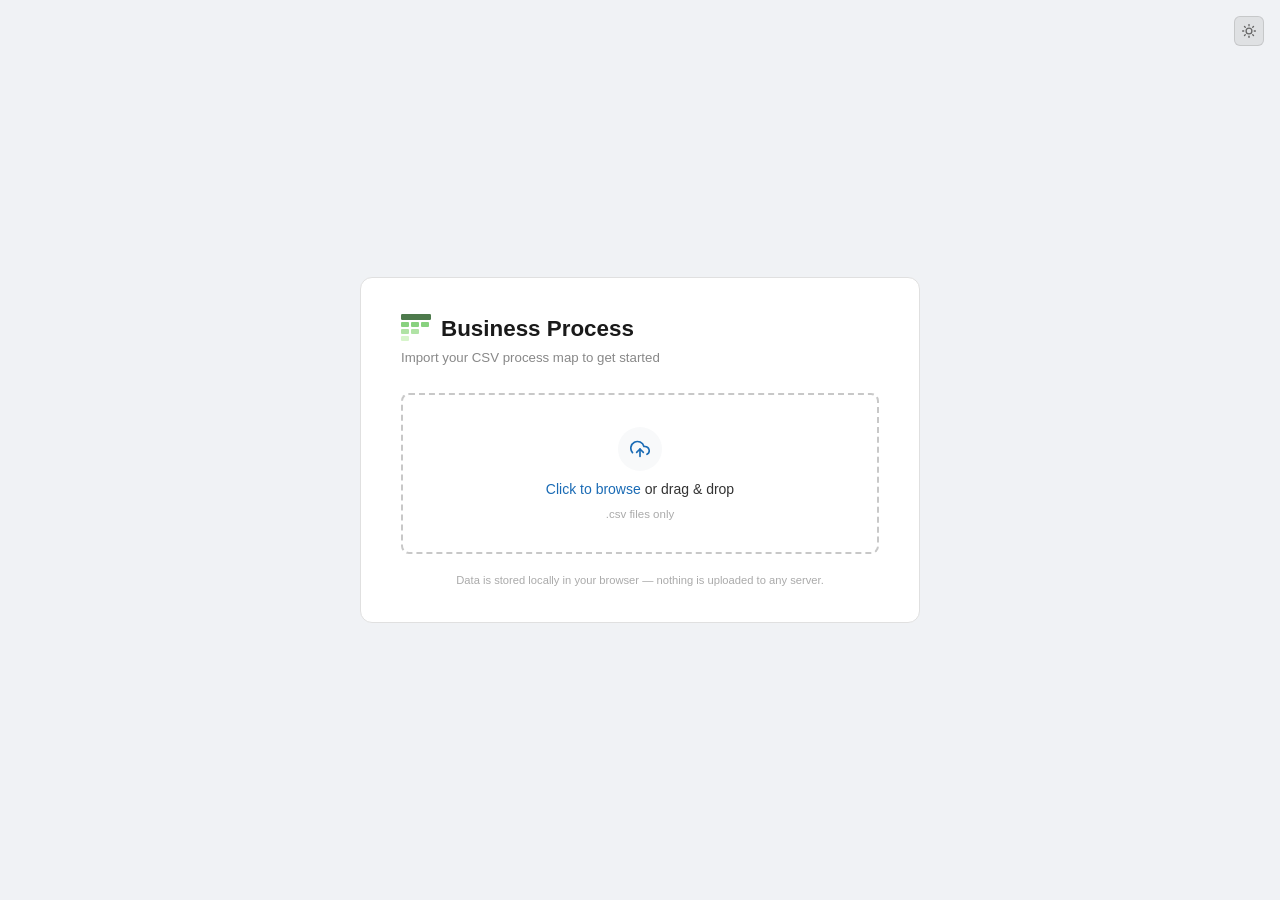
<file: Business Process.html>
<!DOCTYPE html>
<html lang="en">
<head>
  <meta charset="UTF-8">
  <meta name="viewport" content="width=device-width, initial-scale=1.0">
  <title>Business Process</title>
  <style>
    /* ── ZOOM + THEME VARIABLES ──────────────────────────────────────────── */
    :root {
      --nw: 180px; --nh: 88px; --nfs: 1rem; --cw: 40px; --pscale: 1;
      --gantt-label-w: 240px;

      --bg:      #2c2c32;
      --nav:     #34343b;
      --surf:    #3d3d45;
      --surf2:   #34343b;
      --panel:   #303037;
      --bdr:     #52525c;
      --bdr-s:   #44444e;
      --bdr-xs:  #3a3a42;
      --bdr-leaf:#484852;
      --conn:    #4a4a54;
      --txt:     #f0f0f4;
      --txt2:    #c8c8d0;
      --txt3:    #a0a0aa;
      --txt4:    #72727c;
      --txt5:    #58585e;
      --txt6:    #46464c;
      --acc:     #4a90d9;
      --acc-t:   #7db3e8;
      --acc-10:  rgba(74,144,217,.10);
      --acc-12:  rgba(74,144,217,.12);
      --acc-15:  rgba(74,144,217,.15);
      --acc-20:  rgba(74,144,217,.20);
      --acc-25:  rgba(74,144,217,.25);
      --acc-30:  rgba(74,144,217,.30);
      --shd:     rgba(0,0,0,.55);
      --sb-thumb: var(--acc);
      --sb-track: var(--bg);
    }
    html.light {
      --bg:      #f0f2f5;
      --nav:     #ffffff;
      --surf:    #ffffff;
      --surf2:   #f8f9fa;
      --panel:   #f0f2f5;
      --bdr:     #c8c8c8;
      --bdr-s:   #e0e0e0;
      --bdr-xs:  #ebebeb;
      --bdr-leaf:#dcdcdc;
      --conn:    #b8b8b8;
      --txt:     #1a1a1a;
      --txt2:    #333;
      --txt3:    #666;
      --txt4:    #888;
      --txt5:    #aaa;
      --txt6:    #bbb;
      --acc:     #1a6bb5;
      --acc-t:   #1a6bb5;
      --acc-10:  rgba(26,107,181,.08);
      --acc-12:  rgba(26,107,181,.11);
      --acc-15:  rgba(26,107,181,.13);
      --acc-20:  rgba(26,107,181,.18);
      --acc-25:  rgba(26,107,181,.28);
      --acc-30:  rgba(26,107,181,.38);
      --shd:     rgba(0,0,0,.12);
      --sb-thumb: var(--bdr);
      --sb-track: transparent;
    }

    *, *::before, *::after { box-sizing: border-box; margin: 0; padding: 0; }

    body {
      background: var(--bg);
      color: var(--txt);
      font-family: -apple-system, BlinkMacSystemFont, "Segoe UI", Roboto, sans-serif;
      min-height: 100vh;
      overflow-x: hidden;
      transition: background 0.2s, color 0.2s;
    }

    /* ── NAV ──────────────────────────────────────────────────────────────── */
    #nav {
      position: fixed; top: 0; left: 0; right: 0; height: 56px;
      background: var(--nav);
      border-bottom: 1px solid var(--bdr-s);
      display: flex; align-items: center; justify-content: space-between;
      padding: 0 1rem; z-index: 100; gap: .5rem;
      transition: background 0.2s, border-color 0.2s;
    }
    .nav-left  { display: flex; align-items: center; gap: .4rem; flex: 1; overflow: hidden; min-width: 0; max-width: calc(100vw - 380px); }
    .nav-right { display: flex; align-items: center; gap: .5rem; flex-shrink: 0; }

    #nav button {
      background: var(--surf);
      border: 1px solid var(--bdr);
      border-radius: 6px; color: var(--txt);
      font-size: .78rem; padding: .3rem .75rem; cursor: pointer;
      transition: background .15s, border-color .15s, color .15s;
      white-space: nowrap; display: flex; align-items: center; gap: .35rem; flex-shrink: 0;
    }
    #nav button:hover:not(:disabled) { background: var(--bdr); border-color: var(--acc); color: var(--txt); }
    #nav button:disabled { opacity: .3; cursor: not-allowed; }
    #nav button.hidden   { visibility: hidden; pointer-events: none; }
    .nav-divider { width: 1px; height: 18px; background: var(--bdr-s); flex-shrink: 0; }

    /* ── Views dropdown ── */
    .nav-dropdown { position: relative; }
    .nav-drop-menu {
      position: absolute; top: calc(100% + 4px); left: 0; z-index: 200;
      background: var(--surf); border: 1px solid var(--bdr); border-radius: 6px;
      box-shadow: 0 4px 12px rgba(0,0,0,.18); min-width: 130px; overflow: hidden;
      display: flex; flex-direction: column;
    }
    .nav-drop-menu.hidden { display: none; }
    .nav-drop-menu button {
      width: 100%; border: none; border-radius: 0; justify-content: flex-start;
      padding: .45rem .85rem; font-size: .78rem;
    }
    #nav .nav-drop-menu button { border: none; }
    .nav-drop-menu button:not(:last-child) { border-bottom: none; }
    .nav-drop-menu button.views-active { color: var(--acc); font-weight: 600; background: var(--acc-10); }
    #btnViews .nav-chevron { margin-left: .15rem; opacity: .6; transition: transform .15s; }
    #btnViews.views-open .nav-chevron { transform: rotate(180deg); }

    #breadcrumb { display: flex; align-items: center; list-style: none; overflow-x: auto; overflow-y: hidden; min-width: 0; scrollbar-width: none; }
    #breadcrumb::-webkit-scrollbar { display: none; }
    #breadcrumb li { display: flex; align-items: center; flex-shrink: 0; }
    #breadcrumb .crumb {
      font-size: .75rem; color: var(--txt4); white-space: nowrap;
      cursor: pointer; padding: .2rem .25rem; border-radius: 3px; transition: color .15s;
    }
    #breadcrumb .crumb:hover { color: var(--acc); }
    #breadcrumb .crumb.current { color: var(--txt2); cursor: default; font-weight: 500; }
    #breadcrumb .crumb.current:hover { color: var(--txt2); }
    #breadcrumb .sep { color: var(--bdr); font-size: .7rem; padding: 0 1px; flex-shrink: 0; }

    /* Search */
    .search-wrap { position: relative; display: flex; align-items: center; }
    .search-icon { position: absolute; left: .55rem; top: 50%; transform: translateY(-50%); color: var(--txt3); pointer-events: none; z-index: 2; }
    /* Inner box: badge + input sit side-by-side inside one styled container */
    .search-inner {
      display: flex; align-items: center;
      background: var(--surf); border: 1px solid var(--bdr);
      border-radius: 6px; padding-left: 1.85rem; padding-right: .3rem;
      width: 180px; transition: border-color .15s, width .2s;
      gap: .25rem; overflow: hidden;
    }
    .search-inner:focus-within { border-color: var(--acc); width: 240px; }
    .search-filter-badge {
      display: none; align-items: center; gap: .15rem; flex-shrink: 0;
      background: var(--acc-20,rgba(0,120,255,.15)); color: var(--acc-t,var(--acc));
      border-radius: 4px; font-size: .7rem; font-weight: 700;
      padding: .1rem .25rem .1rem .35rem; white-space: nowrap;
    }
    .search-filter-badge.visible { display: inline-flex; }
    .sfb-x {
      cursor: pointer; opacity: .6; font-size: .68rem;
      line-height: 1; padding: 1px 2px; border-radius: 2px;
    }
    .sfb-x:hover { opacity: 1; background: rgba(0,0,0,.12); }
    #searchInput {
      background: none; border: none; outline: none;
      color: var(--txt); font-size: .78rem; font-family: inherit;
      padding: .28rem 0; flex: 1; min-width: 0;
    }
    #searchInput::placeholder { color: var(--txt3); }
    #searchInput::-webkit-search-cancel-button { filter: invert(.5); cursor: pointer; }
    /* Column suggestion items */
    .sr-col-item {
      display: flex; align-items: center; gap: .55rem;
      width: 100%; text-align: left; background: none; border: none;
      padding: .42rem .85rem; cursor: pointer; color: var(--txt);
      font-family: inherit; font-size: .8rem; transition: background .1s;
    }
    .sr-col-item:hover, .sr-col-item.focused { background: var(--surf); outline: none; }
    .sr-col-badge {
      background: var(--acc-15,rgba(0,120,255,.12)); color: var(--acc-t,var(--acc));
      border-radius: 4px; font-size: .7rem; font-weight: 700; padding: .1rem .38rem; flex-shrink: 0;
    }
    .sr-col-hint { font-size: .72rem; color: var(--txt4,var(--txt5)); }

    .search-dropdown {
      position: absolute; top: calc(100% + 5px); right: 0; min-width: 340px;
      background: var(--surf2); border: 1px solid var(--bdr-s); border-radius: 8px;
      box-shadow: 0 8px 24px var(--shd); z-index: 300; max-height: 360px; overflow-y: auto;
    }
    .search-dropdown.hidden { display: none; }
    .sr-item {
      display: block; width: 100%; text-align: left; background: none;
      border: none; border-bottom: 1px solid var(--bdr-xs);
      padding: .55rem .85rem; cursor: pointer; color: var(--txt); font-family: inherit; transition: background .1s;
    }
    .sr-item:hover { background: var(--surf); }
    .sr-item:last-of-type { border-bottom: none; }
    .sr-path  { display: block; font-size: .66rem; color: var(--txt4); margin-bottom: 2px; }
    .sr-name  { font-size: .8rem; }
    .sr-name mark { background: var(--acc-15); color: var(--acc-t); border-radius: 2px; padding: 0 2px; }
    .sr-rasci { font-size: .72rem; color: var(--acc-t); margin-left: .4rem; opacity: .85; }
    .sr-rasci mark { background: var(--acc-15); color: var(--acc-t); border-radius: 2px; padding: 0 2px; }
    .sr-empty, .sr-more { padding: .75rem 1rem; text-align: center; color: var(--txt5); font-size: .78rem; }
    .sr-more  { border-top: 1px solid var(--bdr-xs); }

    /* Zoom */
    .zoom-ctrl {
      display: flex; align-items: center; gap: 2px;
      background: var(--surf); border: 1px solid var(--bdr); border-radius: 6px; padding: 2px 4px;
    }
    .zoom-ctrl button {
      background: none !important; border: none !important; border-radius: 4px !important;
      color: var(--txt3); cursor: pointer; font-size: 1rem; width: 22px; height: 22px;
      padding: 0 !important; display: flex; align-items: center; justify-content: center;
      transition: background .15s !important; flex-shrink: 0;
    }
    .zoom-ctrl button:hover:not(:disabled) { background: var(--bdr) !important; color: var(--txt) !important; border-color: transparent !important; }
    .zoom-ctrl button:disabled { opacity: .25 !important; cursor: not-allowed; }
    #zoomLabel { font-size: .7rem; color: var(--txt4); min-width: 34px; text-align: center; }

    /* Presentation mode slider */
    #presentScaleSlider {
      width: 100%; accent-color: var(--acc); cursor: pointer; margin: .25rem 0 .1rem;
    }
    #presentScaleSlider:disabled { opacity: .35; cursor: not-allowed; }
    #presentScaleLabel { font-size: .7rem; color: var(--acc-t); font-weight: 700; min-width: 30px; text-align: right; }

    /* Info dropdown */
    .info-dropdown {
      position: fixed; width: 320px;
      background: var(--surf2); border: 1px solid var(--bdr-s); border-radius: 8px;
      box-shadow: 0 8px 24px var(--shd); z-index: 300; padding: .75rem 1rem;
    }
    .info-dropdown.hidden { display: none; }
    .info-row {
      display: flex; justify-content: space-between; align-items: baseline;
      padding: .28rem 0; border-bottom: 1px solid var(--bdr-xs); gap: 1rem;
    }
    .info-row:last-child { border-bottom: none; }
    .info-lbl { font-size: .7rem; font-weight: 600; text-transform: uppercase;
      letter-spacing: .04em; color: var(--txt5); white-space: nowrap; flex-shrink: 0; }
    .info-val { font-size: .8rem; color: var(--txt2); text-align: right; word-break: break-word; }

    /* Keyboard hint */
    #kbHint { font-size: .65rem; color: var(--txt6); padding: 0 .25rem; white-space: nowrap; flex-shrink: 0; }

    /* Controls sub-panel */
    #ctrlPanel {
      position: fixed; top: 56px; right: 0;
      background: var(--nav);
      border-left: 1px solid var(--bdr-s); border-bottom: 1px solid var(--bdr-s);
      border-radius: 0 0 0 12px;
      padding: 0; z-index: 99; width: 256px;
      box-shadow: -6px 8px 28px var(--shd);
      transition: opacity .2s, transform .2s, background 0.2s;
      overflow: hidden;
    }
    #ctrlPanel.hidden { opacity: 0; pointer-events: none; transform: translateY(-10px); }
    /* Header */
    .cp-header {
      display: flex; align-items: center; justify-content: space-between;
      padding: .7rem 1rem .65rem;
      border-bottom: 1px solid var(--bdr-xs);
    }
    .cp-header-title {
      font-size: .78rem; font-weight: 600; color: var(--txt); letter-spacing: .02em;
      display: flex; align-items: center; gap: .45rem;
    }
    .cp-header-title svg { opacity: .6; }
    .cp-close {
      background: none; border: none; cursor: pointer; padding: 3px 5px;
      color: var(--txt5); border-radius: 4px; line-height: 1;
      font-size: .95rem; transition: color .15s, background .15s;
    }
    .cp-close:hover { color: var(--txt); background: var(--bdr-xs); }
    /* Sections */
    .cp-section { padding: .7rem 1rem; }
    .cp-section + .cp-section { border-top: 1px solid var(--bdr-xs); }

    /* ── CP TOGGLE (switch) ─────────────────────────────────────────────── */
    .cp-toggle-row {
      display: flex; align-items: center; justify-content: space-between;
      margin-top: .55rem; font-size: .78rem; color: var(--txt2);
    }
    .cp-switch {
      position: relative; display: inline-block; width: 32px; height: 18px; flex-shrink: 0;
    }
    .cp-switch input { opacity: 0; width: 0; height: 0; }
    .cp-switch-slider {
      position: absolute; inset: 0; background: var(--bdr);
      border-radius: 18px; cursor: pointer;
      transition: background .2s;
    }
    .cp-switch-slider::before {
      content: ''; position: absolute;
      width: 12px; height: 12px; left: 3px; top: 3px;
      background: #fff; border-radius: 50%;
      transition: transform .2s;
    }
    .cp-switch input:checked + .cp-switch-slider { background: var(--erp-acc); }
    .cp-switch input:checked + .cp-switch-slider::before { transform: translateX(14px); }
    .cp-section-title {
      font-size: .6rem; font-weight: 700; text-transform: uppercase;
      letter-spacing: .08em; color: var(--txt3); margin-bottom: .55rem;
    }
    /* Full-width action buttons */
    .cp-btn {
      display: flex; align-items: center; gap: .6rem;
      width: 100%; padding: .48rem .7rem;
      background: var(--surf); border: 1px solid var(--bdr);
      border-radius: 7px; color: var(--txt); font-size: .78rem;
      font-family: inherit; cursor: pointer;
      transition: background .15s, border-color .15s, color .15s;
      text-align: left;
    }
    .cp-btn:hover { background: var(--bdr-xs); border-color: var(--acc); color: var(--txt); }
    .cp-btn svg { opacity: .65; flex-shrink: 0; }
    .cp-btn:hover svg { opacity: 1; }
    .cp-btn-row { display: flex; gap: .5rem; }
    .cp-btn-row .cp-btn { flex: 1; justify-content: center; }
    /* Zoom control */
    .cp-zoom {
      display: flex; align-items: center; background: var(--surf);
      border: 1px solid var(--bdr); border-radius: 7px; overflow: hidden; margin-bottom: .5rem;
    }
    .cp-zoom-btn {
      background: none; border: none; font-size: 1rem; color: var(--txt2);
      padding: .35rem .65rem; cursor: pointer; transition: color .15s, background .15s;
      line-height: 1; flex-shrink: 0;
    }
    .cp-zoom-btn:hover { color: var(--txt); background: var(--bdr-xs); }
    .cp-zoom-label {
      flex: 1; text-align: center; font-size: .78rem; font-weight: 600;
      color: var(--txt); border-left: 1px solid var(--bdr); border-right: 1px solid var(--bdr);
      padding: .35rem 0; user-select: none;
    }
    /* Theme segmented control */
    .cp-theme-seg {
      display: flex; background: var(--surf); border: 1px solid var(--bdr);
      border-radius: 7px; overflow: hidden;
    }
    .cp-theme-opt {
      flex: 1; background: none; border: none; cursor: pointer;
      padding: .38rem .5rem; font-size: .75rem; font-family: inherit;
      color: var(--txt2); transition: background .15s, color .15s;
      display: flex; align-items: center; justify-content: center; gap: .3rem;
    }
    .cp-theme-opt.active { background: var(--acc-20); color: var(--acc-t); font-weight: 600; }
    .cp-theme-opt:not(.active):hover { background: var(--bdr-xs); color: var(--txt2); }
    .cp-zoom-row { display: flex; align-items: center; gap: .5rem; }
    /* Keyboard shortcuts */
    .cp-shortcuts {
      display: grid; grid-template-columns: auto 1fr;
      gap: .2rem .6rem; align-items: center;
    }
    .cp-key {
      background: var(--surf); border: 1px solid var(--bdr); border-radius: 4px;
      font-size: .65rem; font-weight: 600; color: var(--txt);
      padding: .1rem .36rem; text-align: center; white-space: nowrap; font-family: monospace;
    }
    .cp-key-desc { font-size: .68rem; color: var(--txt2); }

    /* Export toast */
    #exportToast {
      position: fixed; top: 68px; left: 50%; transform: translateX(-50%);
      background: var(--acc); color: #fff; font-size: .8rem; font-weight: 500;
      padding: .4rem 1.2rem; border-radius: 20px; z-index: 500;
      opacity: 0; pointer-events: none; transition: opacity .2s;
      white-space: nowrap; box-shadow: 0 4px 16px var(--shd);
    }
    #exportToast.show { opacity: 1; }

    /* ── LEVEL INFO ────────────────────────────────────────────────────── */
    #levelInfo {
      position: fixed; top: 56px; left: 0; right: 0;
      background: var(--bg); border-bottom: 1px solid var(--bdr-xs);
      text-align: center; font-size: .7rem; color: var(--txt5);
      padding: .3rem 1rem; z-index: 90; transition: background .2s;
    }

    /* ── MAIN ──────────────────────────────────────────────────────────── */
    #main {
      padding-top: 82px;
      padding-bottom: 220px;
      transition: padding-left .2s;
      min-height: 100vh;
      display: flex; flex-direction: column;
    }
    #flowContainer {
      flex: 1; display: flex; align-items: center; justify-content: safe center;
      padding: 3rem 2.5rem; overflow-x: auto; overflow-y: visible;
      cursor: grab;
      scrollbar-width: thin; scrollbar-color: var(--sb-thumb) var(--sb-track);
    }
    #flowContainer.panning { cursor: grabbing; user-select: none; }

    /* ── FLOW LEVEL ────────────────────────────────────────────────────── */
    .flow-level {
      display: flex; flex-direction: row; align-items: center; flex-wrap: nowrap;
      padding: 0 5rem;
      transition: opacity .22s ease, transform .22s ease;
    }
    .flow-level.enter-from-right { opacity: 0; transform: translateX(36px); }
    .flow-level.enter-from-left  { opacity: 0; transform: translateX(-36px); }

    /* ── SWIM-LANE WRAPPER (business + ERP lanes) ───────────────────────── */
    .flow-lanes {
      display: grid; grid-template-columns: 130px auto; gap: 0;
      padding: 0 5rem;
      transition: opacity .22s ease, transform .22s ease;
    }
    .flow-lanes.enter-from-right { opacity: 0; transform: translateX(36px); }
    .flow-lanes.enter-from-left  { opacity: 0; transform: translateX(-36px); }

    /* Lane label strip — left column of the lanes grid */
    .lane-row {
      display: flex; flex-direction: row; align-items: center;
    }
    .lane-label {
      writing-mode: vertical-rl; transform: rotate(180deg);
      font-size: .65rem; font-weight: 700; letter-spacing: .08em; text-transform: uppercase;
      color: var(--acc); opacity: .65; white-space: nowrap;
      display: flex; align-items: center; justify-content: center;
    }
    .lane-label.erp-label { color: var(--erp-acc); }

    /* Dashed vertical connectors between business node and ERP node */
    .lane-connector-row {
      grid-column: 2;
      display: flex; flex-direction: row; align-items: flex-start;
      padding: 0 5rem;
    }
    .lane-vert {
      flex-shrink: 0;
      width: var(--nw);
      display: flex; justify-content: center; align-items: center;
      height: 28px;
    }
    .lane-vert-line {
      width: 2px; height: 100%; border-left: 2px dashed var(--erp-bdr);
      opacity: .55;
    }
    .lane-vert-gap {
      /* connector space for the horizontal connector between nodes */
      width: var(--cw); flex-shrink: 0;
    }

    /* ERP node styling */
    .erp-node {
      width: var(--nw); min-height: calc(var(--nh) * 0.82); height: auto;
      flex-shrink: 0;
      background: var(--erp-surf); border: 1.5px solid var(--erp-bdr);
      border-radius: 8px; display: flex; flex-direction: column;
      align-items: center; justify-content: center;
      text-align: center; color: var(--erp-txt); font-size: calc(var(--nfs) * 0.88);
      line-height: 1.3; user-select: none; position: relative;
      transition: border-color .16s, box-shadow .16s;
      cursor: pointer; padding: .35rem .75rem .75rem;
    }
    .erp-node:hover { border-color: var(--erp-acc); box-shadow: 0 0 0 2px var(--erp-acc-20); }
    .erp-node::after {
      content: "⚙"; position: absolute; bottom: 5px; left: 50%; transform: translateX(-50%);
      font-size: .6rem; opacity: .45; color: var(--erp-acc);
    }
    .erp-node-name { word-break: break-word; font-weight: 600; }
    .erp-node-tx {
      font-size: .68rem; opacity: .7; font-family: monospace;
      margin-top: 2px; word-break: break-all;
    }
    /* Empty placeholder — same size as node but invisible, keeps alignment */
    .erp-node.erp-empty {
      background: transparent; border: none;
      visibility: hidden; cursor: default; pointer-events: none;
    }
    .erp-node.erp-empty::after { display: none; }
    /* Invisible connectors in system lane — keep spacing in sync with business lane */
    .flow-level .connector.erp-conn { background: transparent; }
    .flow-level .connector.erp-conn::after { display: none; }
    .erp-node.erp-selected { border-color: var(--erp-acc) !important; box-shadow: 0 0 0 3px var(--erp-acc-20) !important; }
    .erp-node-links {
      display: flex; position: absolute; top: calc(100% + .35rem); left: 50%;
      transform: translateX(-50%); flex-direction: row; gap: .3rem; white-space: nowrap;
    }
    .erp-node.erp-empty .erp-node-links { display: none; }
    .erp-node-link-btn {
      display: inline-flex; align-items: center; justify-content: center;
      width: 1.65rem; height: 1.65rem; border-radius: 50%;
      background: var(--erp-acc-20); border: 1.5px solid var(--erp-acc);
      color: var(--erp-acc); text-decoration: none;
      transition: background .15s, box-shadow .15s;
      flex-shrink: 0;
    }
    .erp-node-link-btn:hover { background: var(--erp-acc-30); box-shadow: 0 0 0 2px var(--erp-acc-20); }
    .erp-node-link-btn svg { width: .85rem; height: .85rem; pointer-events: none; }
    .erp-node-link-btn-text { font-size: .65rem; font-weight: 700; letter-spacing: .02em; }

    /* ERP colour tokens */
    :root {
      --erp-acc:    #2e9e7a;
      --erp-acc-20: rgba(46,158,122,.20);
      --erp-surf:   rgba(46,158,122,.07);
      --erp-bdr:    rgba(46,158,122,.45);
      --erp-txt:    var(--txt);
    }
    html.light {
      --erp-surf:  #edfaf5;
      --erp-bdr:   #7ecdb6;
      --erp-txt:   #1a3d32;
    }

    /* ── NODE ──────────────────────────────────────────────────────────── */
    .node {
      width: var(--nw); min-height: var(--nh); height: auto; flex-shrink: 0;
      background: var(--surf); border: 1.5px solid var(--bdr);
      border-radius: 8px; display: flex; align-items: center; justify-content: center;
      text-align: center; color: var(--txt); font-size: var(--nfs);
      line-height: 1.35; user-select: none; position: relative; z-index: 0;
      transition: border-color .16s, box-shadow .16s, background .16s, opacity .16s;
      cursor: default; padding: .4rem .75rem 1rem; outline: none;
    }
    .node-name {
      word-break: break-word;
    }
    .node-code {
      position: absolute; top: 5px; left: 0; right: 0; text-align: center;
      font-size: 10px; line-height: 1;
      opacity: 0.45;
      pointer-events: none; font-weight: 500;
    }
    .node.has-children { cursor: pointer; }
    .node:hover, .node:focus-within { z-index: 2; }
    .node.has-children:hover:not(:has(.node-nav-btn:hover)) {
      border-color: var(--acc); box-shadow: 0 0 0 2px var(--acc-20); background: var(--bdr-s);
    }
    .node.has-children:active { background: var(--bdr); }
    /* Prev/next navigation circles (first/last node only) */
    .node-nav-btn {
      position: absolute; top: 50%; transform: translateY(-50%);
      width: 32px; height: 32px; border-radius: 50%;
      background: var(--surf); border: 1.5px solid var(--bdr);
      color: var(--txt); font-size: 15px; line-height: 1;
      display: flex; align-items: center; justify-content: center;
      cursor: pointer; z-index: 10; padding: 0;
      pointer-events: auto;
      transition: background .15s, border-color .15s;
    }
    .node-nav-btn:hover { background: var(--acc-20); border-color: var(--acc); }
    .node-nav-btn.node-nav-prev { left: -54px; }
    .node-nav-btn.node-nav-next { right: -54px; }
    .node.leaf .node-nav-btn { border-color: var(--bdr-leaf); }
    .node.leaf .node-nav-btn.node-nav-prev::after { background: var(--bdr-leaf); }
    .node.leaf .node-nav-btn.node-nav-next::before { background: var(--bdr-leaf); }
    html.light .node[data-level="4"] .node-nav-btn { background: #D7F5CB; border-color: #b3dfa4; color: #1c3620; }
    html.light .node[data-level="4"] .node-nav-btn.node-nav-prev::after { background: #b3dfa4; }
    html.light .node[data-level="4"] .node-nav-btn.node-nav-next::before { background: #b3dfa4; }
    html.light .node[data-level="4"] .node-nav-btn:hover { background: var(--acc-20) !important; border-color: var(--acc) !important; }
    html.light .node[data-level="5"] .node-nav-btn { background: #EBFFDF; border-color: #c5eaae; color: #1c3620; }
    html.light .node[data-level="5"] .node-nav-btn.node-nav-prev::after { background: #c5eaae; }
    html.light .node[data-level="5"] .node-nav-btn.node-nav-next::before { background: #c5eaae; }
    html.light .node[data-level="5"] .node-nav-btn:hover { background: var(--acc-20) !important; border-color: var(--acc) !important; }
    .node-nav-btn.node-nav-prev::after {
      content: ''; position: absolute; left: 100%;
      top: 50%; transform: translateY(-50%);
      width: 22px; height: 1.5px; background: var(--bdr);
      z-index: -1;
    }
    .node-nav-btn.node-nav-next::before {
      content: ''; position: absolute; right: 100%;
      top: 50%; transform: translateY(-50%);
      width: 22px; height: 1.5px; background: var(--bdr);
      z-index: -1;
    }
    .node.has-children::after {
      content: ""; position: absolute; bottom: 7px; left: 50%; transform: translateX(-50%);
      width: 5px; height: 5px; border-radius: 50%; background: var(--acc); opacity: .65;
    }
    .node.leaf { border-color: var(--bdr-leaf); opacity: .85; cursor: pointer; }
    .node.leaf:hover { border-color: var(--bdr); opacity: 1; background: var(--bdr-xs); }
    .node.leaf:active { background: var(--surf2); }

    /* Business nodes non-interactive when system lane is active */


    .node:focus-visible { box-shadow: 0 0 0 2px var(--acc); border-color: var(--acc); z-index: 2; }
    .node.node-selected { border-color: var(--acc) !important; box-shadow: 0 0 0 3px var(--acc) !important; z-index: 2; }

    /* ── LIGHT THEME LEVEL COLOURS ─────────────────────────────────────── */
    html.light .node[data-level="0"] { background:#3E603D; border-color:#2d4a2c; color:#f0f8f0; }
    html.light .node[data-level="1"] { background:#619A60; border-color:#4d7a4c; color:#f0f8f0; }
    html.light .node[data-level="2"] { background:#88D17F; border-color:#6ab062; color:#1c3620; }
    html.light .node[data-level="3"] { background:#B0E3A5; border-color:#8dc882; color:#1c3620; }
    html.light .node[data-level="4"] { background:#D7F5CB; border-color:#b3dfa4; color:#1c3620; }
    html.light .node[data-level="5"] { background:#EBFFDF; border-color:#c5eaae; color:#1c3620; }
    html.light .node[data-level="0"]:hover:not(:has(.node-nav-btn:hover)) { background: #4a7249; }
    html.light .node[data-level="1"]:hover:not(:has(.node-nav-btn:hover)) { background: #6daa6c; }
    html.light .node[data-level="2"]:hover:not(:has(.node-nav-btn:hover)) { background: #7dc373; }
    html.light .node[data-level="3"]:hover:not(:has(.node-nav-btn:hover)) { background: #a3d997; }
    html.light .node[data-level="4"]:hover:not(:has(.node-nav-btn:hover)) { background: #CEEBC3; }
    html.light .node[data-level="5"]:hover:not(:has(.node-nav-btn:hover)) { background: #E2F6D6; }
    html.light .node[data-level="1"] .node-nav-btn,
    html.light .node[data-level="1"]:hover .node-nav-btn { background: #619A60; border-color: #4d7a4c; color: #f0f8f0; }
    html.light .node[data-level="2"] .node-nav-btn,
    html.light .node[data-level="2"]:hover .node-nav-btn { background: #88D17F; border-color: #6ab062; color: #1c3620; }
    html.light .node[data-level="3"] .node-nav-btn,
    html.light .node[data-level="3"]:hover .node-nav-btn { background: #B0E3A5; border-color: #8dc882; color: #1c3620; }
    html.light .node[data-level="4"] .node-nav-btn,
    html.light .node[data-level="4"]:hover .node-nav-btn { background: #D7F5CB; border-color: #b3dfa4; color: #1c3620; }
    html.light .node[data-level="5"] .node-nav-btn,
    html.light .node[data-level="5"]:hover .node-nav-btn { background: #EBFFDF; border-color: #c5eaae; color: #1c3620; }

    /* ── SYSTEM CALCULATION TYPE COLOURS ───────────────────────────────── */
    body.hl-sysactivity .node.node-syscalc { background: #102a4a; border-color: #2e6baa; color: #b8d4f0; }
    body.hl-sysactivity .node.node-syscalc:hover:not(:has(.node-nav-btn:hover)) { background: #163560; border-color: #4a90d9; }
    body.hl-sysactivity .node.node-syscalc .node-nav-btn { background: #102a4a; border-color: #2e6baa; color: #b8d4f0; }
    body.hl-sysactivity .erp-node.erp-syscalc { background: #102a4a; border-color: #2e6baa; color: #b8d4f0; }
    body.hl-sysactivity .erp-node.erp-syscalc:hover { background: #163560; border-color: #4a90d9; box-shadow: 0 0 0 2px rgba(74,144,217,.3); }
    html.light body.hl-sysactivity .node.node-syscalc { background: #ddeeff; border-color: #4a90d9; color: #0d2a4a; }
    html.light body.hl-sysactivity .node.node-syscalc:hover:not(:has(.node-nav-btn:hover)) { background: #c8e4ff; border-color: #2e6baa; }
    html.light body.hl-sysactivity .node.node-syscalc .node-nav-btn { background: #ddeeff; border-color: #4a90d9; color: #0d2a4a; }
    html.light body.hl-sysactivity .erp-node.erp-syscalc { background: #ddeeff; border-color: #4a90d9; color: #0d2a4a; }
    html.light body.hl-sysactivity .erp-node.erp-syscalc:hover { background: #c8e4ff; border-color: #2e6baa; box-shadow: 0 0 0 2px rgba(74,144,217,.25); }

    /* ── MEETING TYPE COLOURS ───────────────────────────────────────────── */
    body.hl-meeting .node.node-meeting { background: #3d1010; border-color: #aa2e2e; color: #f0b8b8; }
    body.hl-meeting .node.node-meeting:hover:not(:has(.node-nav-btn:hover)) { background: #5a1a1a; border-color: #d94a4a; }
    body.hl-meeting .node.node-meeting .node-nav-btn { background: #3d1010; border-color: #aa2e2e; color: #f0b8b8; }
    html.light body.hl-meeting .node.node-meeting { background: #ffdddd; border-color: #d94a4a; color: #4a0d0d; }
    html.light body.hl-meeting .node.node-meeting:hover:not(:has(.node-nav-btn:hover)) { background: #ffc8c8; border-color: #aa2e2e; }
    html.light body.hl-meeting .node.node-meeting .node-nav-btn { background: #ffdddd; border-color: #d94a4a; color: #4a0d0d; }

    /* ── FULL OVERVIEW TYPE HIGHLIGHT (overrides inline styles via !important) ─ */
    body.hl-sysactivity [data-ov-type="sysactivity"] { background: #102a4a !important; border-color: #2e6baa !important; color: #b8d4f0 !important; }
    html.light body.hl-sysactivity [data-ov-type="sysactivity"] { background: #ddeeff !important; border-color: #4a90d9 !important; color: #0d2a4a !important; }
    body.hl-meeting [data-ov-type="meeting"] { background: #3d1010 !important; border-color: #aa2e2e !important; color: #f0b8b8 !important; }
    html.light body.hl-meeting [data-ov-type="meeting"] { background: #ffdddd !important; border-color: #d94a4a !important; color: #4a0d0d !important; }

    /* ── ALTERNATIVE PROCESS NODES ────────────────────────────────────── */
    /* Wrapper per main node that groups it with its alt sub-row */
    .node-group {
      display: flex; flex-direction: column; align-items: flex-start;
    }
    /* Row of one or more alt nodes sitting below their main node */
    .alt-sub-row {
      display: flex; flex-direction: row; align-items: flex-start;
      gap: 12px; margin-top: 16px;
    }
    /* When alt groups are present, anchor all groups to top so connectors can be offset */
    .flow-level:has(.node-group) { align-items: flex-start; }
    .flow-level:has(.node-group) .connector { margin-top: calc(var(--nh) / 2 - 1px); }
    /* Alt node colours — dark theme */
    .node.alt-node {
      background: rgba(249,115,22,.12); border-color: rgba(249,115,22,.45); color: #fed7aa;
    }
    .node.alt-node.has-children:hover:not(:has(.node-nav-btn:hover)) {
      border-color: rgba(249,115,22,.8) !important;
      box-shadow: 0 0 0 2px rgba(249,115,22,.2) !important;
      background: rgba(249,115,22,.18) !important;
    }
    /* Alt node colours — light theme (overrides [data-level] colours) */
    html.light .node.alt-node {
      background: #FFEDD5; border-color: #F97316; color: #431407;
    }
    html.light .node.alt-node.has-children:hover:not(:has(.node-nav-btn:hover)) {
      background: #FED7AA !important; border-color: #EA580C !important;
      box-shadow: 0 0 0 2px rgba(249,115,22,.25) !important;
    }

    @keyframes highlight-pulse {
      0%   { box-shadow: 0 0 0 3px var(--acc-30); }
      100% { box-shadow: 0 0 0 3px transparent; }
    }
    .node.highlighted {
      border-color: var(--acc); background: var(--acc-12);
      animation: highlight-pulse 1.8s ease forwards;
    }

    /* ── ROLE MATCH HIGHLIGHT ──────────────────────────────────────────── */
    .node.role-match {
      border-color: #f59e0b !important;
      box-shadow: 0 0 0 2px rgba(245,158,11,.3) !important;
      background: rgba(245,158,11,.07) !important;
    }
    .node.has-children.role-match:hover {
      border-color: #f59e0b !important;
      box-shadow: 0 0 0 3px rgba(245,158,11,.35) !important;
    }

    /* ── TOOL MATCH HIGHLIGHT ──────────────────────────────────────────── */
    .node.tool-match {
      border-color: #3b82f6 !important;
      box-shadow: 0 0 0 2px rgba(59,130,246,.3) !important;
      background: rgba(59,130,246,.07) !important;
    }
    .node.has-children.tool-match:hover {
      border-color: #3b82f6 !important;
      box-shadow: 0 0 0 3px rgba(59,130,246,.35) !important;
    }

    /* ── TOOL LOOKUP PANEL ─────────────────────────────────────────────── */
    #toolPanel {
      position: fixed; top: 56px; right: 0;
      background: var(--nav);
      border-left: 1px solid var(--bdr-s); border-bottom: 1px solid var(--bdr-s);
      border-radius: 0 0 0 12px;
      z-index: 99; width: 300px;
      box-shadow: -6px 8px 28px var(--shd);
      transition: opacity .2s, transform .2s, background 0.2s;
      overflow: hidden;
      opacity: 0; pointer-events: none; transform: translateY(-10px);
    }
    #toolPanel.open { opacity: 1; pointer-events: auto; transform: translateY(0); }

    /* ── ROLE LOOKUP PANEL ─────────────────────────────────────────────── */
    #rolePanel {
      position: fixed; top: 56px; right: 0;
      background: var(--nav);
      border-left: 1px solid var(--bdr-s); border-bottom: 1px solid var(--bdr-s);
      border-radius: 0 0 0 12px;
      z-index: 99; width: 300px;
      box-shadow: -6px 8px 28px var(--shd);
      transition: opacity .2s, transform .2s, background 0.2s;
      opacity: 0; pointer-events: none; transform: translateY(-10px);
    }
    #rolePanel.open { opacity: 1; pointer-events: auto; transform: translateY(0); }
    .rp-body { padding: .75rem 1rem; display: flex; flex-direction: column; gap: .65rem; }
    .rp-section { display: flex; flex-direction: column; gap: .28rem; }
    .rp-label {
      font-size: .6rem; font-weight: 700; text-transform: uppercase;
      letter-spacing: .07em; color: var(--txt5);
    }
    .rp-select {
      background: var(--surf); border: 1px solid var(--bdr); border-radius: 6px;
      color: var(--txt); font-size: .8rem; padding: .38rem .55rem;
      cursor: pointer; font-family: inherit; outline: none; width: 100%;
      transition: border-color .15s;
    }
    .rp-select:focus { border-color: var(--acc); }
    .rp-select:disabled { opacity: .38; cursor: not-allowed; }
    .rp-role-wrap { position: relative; width: 100%; }
    .rp-role-btn { display: flex; align-items: center; justify-content: space-between; gap: .4rem; text-align: left; box-sizing: border-box; }
    .rp-role-caret { width: 10px; height: 6px; flex-shrink: 0; opacity: .55; transition: transform .15s; }
    .rp-role-btn[aria-expanded="true"] .rp-role-caret { transform: rotate(180deg); }
    .rp-role-list {
      position: absolute; top: calc(100% + 3px); left: 0; right: 0;
      background: var(--surf); border: 1px solid var(--bdr); border-radius: 6px;
      z-index: 200; max-height: 220px; overflow-y: auto;
      padding: .2rem 0; list-style: none; margin: 0;
      box-shadow: 0 4px 16px var(--shd);
      scrollbar-width: thin; scrollbar-color: var(--sb-thumb) var(--sb-track);
    }
    .rp-role-opt {
      display: flex; align-items: center; justify-content: space-between;
      padding: .3rem .55rem; cursor: pointer; font-size: .8rem;
      color: var(--txt); gap: .5rem; font-family: inherit; user-select: none;
    }
    .rp-role-opt:hover { background: var(--acc-10); }
    .rp-role-opt[aria-selected="true"] { background: var(--acc-15); }
    .rp-role-opt-name { flex: 1; min-width: 0; overflow: hidden; text-overflow: ellipsis; white-space: nowrap; }
    .rp-role-opt-count { flex-shrink: 0; font-size: .72rem; color: var(--txt4); }
    .rp-rasci-row {
      display: flex; gap: .3rem; align-items: center;
    }
    .rp-rasci-btn {
      flex: 1; padding: .22rem 0; font-size: .72rem; font-weight: 700;
      border: 1px solid var(--bdr); border-radius: 5px;
      background: var(--surf); color: var(--txt4);
      cursor: pointer; font-family: inherit; transition: background .13s, color .13s, border-color .13s;
      letter-spacing: .04em;
    }
    .rp-rasci-btn.active {
      background: var(--acc-15); border-color: var(--acc-25); color: var(--acc-t);
    }
    .rp-rasci-btn:hover:not(.active) { background: var(--acc-10); }
    .rp-results {
      max-height: 380px; overflow-y: auto;
      display: flex; flex-direction: column; gap: .3rem;
      scrollbar-width: thin; scrollbar-color: var(--sb-thumb) var(--sb-track);
      padding-top: .1rem;
    }
    .rp-results:empty::after {
      content: 'Select a role to see results';
      display: block; text-align: center; color: var(--txt5);
      font-size: .75rem; padding: .5rem 0;
    }
    .rp-result-item {
      background: var(--surf); border: 1px solid var(--bdr-s); border-radius: 6px;
      padding: .48rem .65rem; cursor: pointer; text-align: left;
      font-family: inherit; color: var(--txt); width: 100%;
      transition: border-color .14s, background .14s;
    }
    .rp-result-item:hover { border-color: var(--acc); background: var(--acc-10); }
    .rp-result-item.rp-result-active { border-color: #f59e0b; background: rgba(245,158,11,.08); }
    .rp-result-name { font-size: .82rem; font-weight: 500; margin-bottom: .22rem; color: var(--txt); }
    .rp-result-badges { display: flex; flex-wrap: wrap; gap: 3px; margin-bottom: .22rem; }
    .rp-badge {
      background: var(--acc-15); border: 1px solid var(--acc-25); color: var(--acc-t);
      border-radius: 4px; padding: 1px 7px; font-size: .68rem; font-weight: 700;
    }
    .rp-result-path { font-size: .67rem; color: var(--txt5); }
    .rp-empty { text-align: center; color: var(--txt5); font-size: .75rem; padding: .6rem 0; }
    .rp-count { font-size: .65rem; color: var(--txt4); text-align: right; padding-bottom: .15rem; }

    /* ── CONNECTOR ─────────────────────────────────────────────────────── */
    .connector {
      flex: 0 0 var(--cw); height: 2px; background: var(--conn);
      flex-shrink: 0; pointer-events: none; user-select: none;
      position: relative;
    }
    .connector::after {
      content: '';
      position: absolute;
      right: 0; top: 50%;
      transform: translateY(-50%);
      width: 0; height: 0;
      border-left: 7px solid var(--conn);
      border-top: 4px solid transparent;
      border-bottom: 4px solid transparent;
    }

    /* ── EMPTY STATE ───────────────────────────────────────────────────── */
    .empty-state { text-align: center; }
    .empty-state h2 { font-size: 1rem; font-weight: 500; color: var(--txt4); margin-bottom: .4rem; }
    .empty-state p  { font-size: .82rem; color: var(--txt5); }
    .empty-state a  { color: var(--acc); text-decoration: none; }
    .empty-state a:hover { text-decoration: underline; }

    /* ── INFO PANEL ────────────────────────────────────────────────────── */
    #infoPanel {
      position: fixed; bottom: 0; left: 0; right: 0;
      background: var(--panel); border-top: 2px solid var(--acc-25);
      box-shadow: 0 -6px 28px var(--shd);
      z-index: 80; display: flex; flex-direction: column;
      transition: background .2s, border-color .2s, left .2s;
    }
    #ipContent { display: none; flex-direction: column; min-height: 0; }

    /* Header row: name + type badge */
    .ip-header {
      display: flex; align-items: baseline; gap: .65rem;
      padding: .5rem 1.25rem .18rem; flex-shrink: 0; background: var(--acc-10);
    }
    .ip-name { font-size: calc(.95rem * var(--pscale)); font-weight: 700; color: var(--txt); letter-spacing: .01em; }
    .ip-type {
      background: var(--acc-20); border: 1px solid var(--acc-30); color: var(--acc-t);
      font-size: .68rem; padding: 2px 10px; border-radius: 20px;
      white-space: nowrap; font-weight: 700; letter-spacing: .04em;
    }
    .ip-type:empty { display: none; }
    .ip-type.ip-type-sysactivity {
      background: rgba(46,107,170,.25); border-color: rgba(74,144,217,.45); color: #7db3e8;
    }
    html.light .ip-type.ip-type-sysactivity {
      background: #ddeeff; border-color: #4a90d9; color: #0d2a4a;
    }
    .ip-type.ip-type-humanactivity {
      background: rgba(136,209,127,.15); border-color: rgba(136,209,127,.4); color: #88d17f;
    }
    html.light .ip-type.ip-type-humanactivity {
      background: #EBFFDF; border-color: #c5eaae; color: #1c3620;
    }

    /* Description — directly under header, no card */
    .ip-desc {
      padding: .18rem 1.25rem .42rem; font-size: calc(.8rem * var(--pscale)); color: var(--txt3);
      line-height: 1.5; background: var(--acc-10);
      border-bottom: 1px solid var(--bdr-xs); flex-shrink: 0;
    }
    .ip-desc:empty { display: none; }

    /* Panel body */
    .ip-body {
      display: flex; flex-direction: column; flex: 1; min-height: 0;
      overflow-y: auto; scrollbar-width: thin; scrollbar-color: var(--sb-thumb) var(--sb-track);
    }
    /* Top row: RASCI + SIPOC side-by-side */
    .ip-row-top {
      display: flex; gap: .55rem; padding: .55rem 1.25rem .3rem;
    }
    html.present .ip-row-top {
      flex-direction: column;
    }
    html.present #main {
      padding-bottom: 520px;
    }

    /* ── PRESENTATION MODE — Info panel contrast boost ──────────────────── */
    html.present #infoPanel {
      border-top-width: 3px;
    }
    html.present .ip-desc {
      color: var(--txt2);
      background: var(--acc-20);
      border-bottom-color: var(--acc-25);
    }
    html.present .ip-card {
      border-color: var(--bdr);
    }
    html.present .ip-card-head {
      background: var(--acc-25);
      border-bottom-color: var(--acc-30);
      color: var(--txt);
    }
    html.present .ip-grid-col-head {
      color: var(--txt);
      background: var(--surf);
      border-bottom: 1px solid var(--bdr-s);
    }
    html.present .ip-grid-cell {
      color: var(--txt2);
      background: var(--acc-20);
      border-color: var(--acc-30);
    }
    html.present .ip-meta-label {
      background: var(--acc-25);
      border-color: var(--acc-30);
      color: var(--txt);
    }
    html.present .ip-meta-val {
      color: var(--txt);
    }
    html.present .ip-text {
      color: var(--txt2);
    }
    .ip-top-card {
      flex: 1; display: flex; flex-direction: column; min-width: 0;
    }
    /* Bottom row: KPI/Goal/Tool/Doc full-width */
    .ip-row-bottom {
      padding: .3rem 1.25rem .55rem;
    }
    /* ERP panel single card */
    .ip-single {
      padding: .55rem 1.25rem;
    }

    /* Base card */
    .ip-card {
      background: var(--surf); border: 1px solid var(--bdr-s);
      border-radius: 10px; overflow: hidden;
      display: flex; flex-direction: column; width: 100%;
    }
    .ip-card-head {
      padding: .22rem .75rem; font-size: calc(.62rem * var(--pscale)); font-weight: 700;
      text-transform: uppercase; letter-spacing: .08em;
      color: var(--acc-t); background: var(--acc-15);
      border-bottom: 1px solid var(--acc-25); white-space: nowrap;
      display: flex; align-items: center; justify-content: space-between;
    }
    .ip-card-toggle {
      background: none; border: none; cursor: pointer; padding: 0 0 0 .5rem;
      color: var(--acc-t); font-size: .75rem; line-height: 1; flex-shrink: 0;
      opacity: .7; transition: opacity .12s;
    }
    .ip-card-toggle:hover { opacity: 1; }
    .ip-card-body { display: flex; flex-direction: column; }
    .ip-card.ip-collapsed .ip-card-body { display: none; }
    .ip-card.ip-collapsed .ip-card-head { border-bottom: none; }

    /* Grid card columns (RASCI / SIPOC) */
    .ip-grid-cols { display: flex; }
    .ip-grid-col {
      display: flex; flex-direction: column; flex: 1;
      border-right: 1px solid var(--bdr-xs);
    }
    .ip-grid-col:last-child { border-right: none; }
    .ip-grid-col-head {
      padding: .22rem .5rem; font-size: calc(.62rem * var(--pscale)); font-weight: 700;
      text-transform: uppercase; letter-spacing: .07em;
      color: var(--txt2); background: var(--surf2);
      text-align: center; white-space: nowrap;
    }
    .ip-grid-col-body { padding: .3rem .5rem; display: flex; flex-direction: column; gap: .18rem; min-height: 4rem; }
    .ip-grid-cell {
      font-size: calc(.75rem * var(--pscale)); color: var(--txt3);
      background: var(--acc-10); border: 1px solid var(--acc-20);
      border-radius: 4px; padding: .1rem .4rem; white-space: nowrap;
      display: flex; align-items: center; justify-content: space-between; gap: 4px;
    }
    .ip-grid-cell:empty { display: none; }
    .sipoc-link-btn {
      display: inline-flex; align-items: center; justify-content: center;
      background: none; border: none; padding: 0; margin: 0;
      cursor: pointer; color: var(--acc); flex-shrink: 0;
      border-radius: 3px; line-height: 1; opacity: .7; transition: opacity .15s;
    }
    .sipoc-link-btn:hover { opacity: 1; }

    /* Meta rows (KPI / Goal / Tool) */
    .ip-meta-row {
      display: flex; align-items: flex-start; gap: .5rem;
      padding: .32rem .75rem; border-bottom: 1px solid var(--bdr-xs);
    }
    .ip-meta-row:last-child { border-bottom: none; }
    .ip-meta-label {
      font-size: .61rem; font-weight: 700; text-transform: uppercase;
      letter-spacing: .07em; color: var(--acc-t); background: var(--acc-15);
      border: 1px solid var(--acc-25); border-radius: 5px;
      padding: .15rem .45rem; white-space: nowrap; flex-shrink: 0; margin-top: 1px;
      min-width: 6rem; text-align: center;
    }
    .ip-meta-val { font-size: .8rem; color: var(--txt2); line-height: 1.45; word-break: break-word; }

    /* Tool links */
    .ip-tool-links { display: flex; flex-direction: column; gap: .22rem; }
    .ip-tool-link {
      color: var(--acc-t); text-decoration: none; font-size: .8rem;
      display: inline-flex; align-items: center; gap: .28rem; word-break: break-all;
    }
    .ip-tool-link::before { content: '↗'; font-size: .68rem; opacity: .7; flex-shrink: 0; }
    .ip-tool-link:hover { color: var(--acc); text-decoration: underline; }

    .ip-text { color: var(--txt3); line-height: 1.45; font-size: .8rem; }

    .ip-placeholder {
      display: flex; align-items: center; justify-content: center;
      flex: 1; color: var(--txt6); font-size: .74rem; padding: 1.1rem;
      letter-spacing: .02em;
    }

    /* ── LEVEL LABEL ───────────────────────────────────────────────────── */
    #levelLabel {
      position: fixed; bottom: 1rem; right: 1rem;
      background: var(--surf); border: 1px solid var(--bdr-s); border-radius: 6px;
      padding: .35rem .9rem; font-size: 1rem; font-weight: 600;
      color: var(--txt4); pointer-events: none; z-index: 50;
    }

    /* ── PATH TREE ─────────────────────────────────────────────────────── */
    #pathTree {
      position: fixed; top: 66px; left: 1rem;
      z-index: 90; pointer-events: auto;
      display: flex; flex-direction: column; align-items: flex-start; gap: 3px;
    }
    #pathTree.empty { display: none; }
    .pt-row {
      display: flex; align-items: center; gap: .3rem; justify-content: flex-start;
    }
    .pt-prefix {
      font-size: .7rem; color: var(--txt3); font-family: monospace; line-height: 1;
    }
    .pt-label {
      font-size: .75rem; color: var(--txt2); white-space: nowrap;
      max-width: 500px; overflow: hidden; text-overflow: ellipsis;
      cursor: pointer; border-radius: 3px; padding: 1px 3px;
      transition: color .13s, background .13s;
    }
    .pt-label:hover { color: var(--acc); background: var(--acc-10); }
    .pt-label.pt-current {
      color: var(--txt); cursor: default;
    }
    .pt-label.pt-current:hover { color: var(--txt); background: none; }
    .pt-label.pt-active {
      cursor: default;
    }
    .pt-label.pt-active:hover { color: var(--txt2); background: none; }

    /* Hide top-bar navigation controls — use the path tree instead */
    #btnUp, .nav-divider, #breadcrumb { display: none !important; }
    #btnHome { padding: .3rem .5rem; }
    #btnHome svg { width: 15px; height: 15px; }

    /* ── EXPORT MODAL ──────────────────────────────────────────────────── */
    .exp-overlay {
      position: fixed; inset: 0; background: rgba(0,0,0,.55);
      z-index: 500; display: flex; align-items: center; justify-content: center;
    }
    .exp-overlay.hidden { display: none; }
    .exp-box {
      background: var(--nav); border: 1px solid var(--bdr-s); border-radius: 12px;
      padding: 1.6rem; width: 660px; max-width: calc(100vw - 2rem);
      box-shadow: 0 8px 32px var(--shd); display: flex; flex-direction: column; gap: 1.1rem;
    }
    .exp-title { font-size: 1.05rem; font-weight: 700; color: var(--txt); }
    .exp-section { display: flex; flex-direction: column; gap: .45rem; }
    .exp-label { font-size: .72rem; font-weight: 600; text-transform: uppercase;
      letter-spacing: .05em; color: var(--txt4); }
    /* ── EXPORT PICKER ─────────────────────────────────────────────────── */
    .exp-picker {
      display: grid; grid-template-columns: repeat(3, 1fr);
      border: 1px solid var(--bdr-s); border-radius: 8px; overflow: hidden;
    }
    .exp-col {
      display: flex; flex-direction: column; overflow-y: auto; max-height: 190px;
      border-right: 1px solid var(--bdr-xs);
      scrollbar-width: thin; scrollbar-color: var(--sb-thumb) var(--sb-track);
    }
    .exp-col:last-child { border-right: none; }
    .exp-col-header {
      padding: .28rem .55rem; font-size: .68rem; font-weight: 700;
      text-transform: uppercase; letter-spacing: .05em; color: var(--acc);
      background: var(--surf2); border-bottom: 1px solid var(--bdr-xs);
      position: sticky; top: 0; z-index: 1; flex-shrink: 0;
    }
    .exp-col-item {
      padding: .28rem .55rem; font-size: .78rem; cursor: pointer; color: var(--txt2);
      border-bottom: 1px solid var(--bdr-xs); line-height: 1.35;
      transition: background .1s, color .1s; flex-shrink: 0;
      overflow: hidden; text-overflow: ellipsis; display: -webkit-box;
      -webkit-line-clamp: 2; -webkit-box-orient: vertical;
    }
    .exp-col-item:last-child { border-bottom: none; }
    .exp-col-item:hover { background: var(--acc-10); color: var(--txt); }
    .exp-col-item.selected { background: var(--acc-20); color: var(--acc-t); font-weight: 600; }
    .exp-col-empty {
      padding: .5rem .55rem; font-size: .73rem; color: var(--txt5);
      text-align: center; font-style: italic;
    }
    .exp-level-checks { display: flex; flex-direction: column; gap: .35rem; }
    .exp-level-row {
      display: flex; align-items: center; gap: .6rem; padding: .3rem .5rem;
      border-radius: 6px; cursor: pointer; transition: background .12s;
    }
    .exp-level-row:hover { background: var(--bdr-xs); }
    .exp-level-row input[type="checkbox"] { accent-color: var(--acc); width: 15px; height: 15px; cursor: pointer; }
    .exp-level-row .exp-lv-label { font-size: .75rem; font-weight: 700; color: var(--acc); min-width: 24px; }
    .exp-level-row .exp-lv-name  { font-size: .85rem; color: var(--txt2); }
    .exp-actions { display: flex; justify-content: flex-end; gap: .6rem; padding-top: .4rem; border-top: 1px solid var(--bdr-xs); }
    .exp-btn { padding: .42rem 1.1rem; border-radius: 7px; font-size: .85rem; cursor: pointer; font-weight: 500; border: 1px solid var(--bdr); transition: background .15s, border-color .15s; }
    .exp-btn-cancel { background: var(--surf); color: var(--txt3); }
    .exp-btn-cancel:hover { background: var(--bdr); }
    .exp-btn-go { background: var(--acc); color: #fff; border-color: var(--acc); }
    .exp-btn-go:hover { filter: brightness(1.1); }
    /* ── EXPORT FORMAT ──────────────────────────────────────────────────── */
    .exp-format-opts { display: flex; gap: .7rem; flex-wrap: wrap; }
    .exp-format-opt {
      display: flex; align-items: center; gap: .4rem; cursor: pointer;
      font-size: .88rem; color: var(--txt2); padding: .3rem .7rem;
      border-radius: 6px; border: 1px solid var(--bdr-s);
      transition: border-color .15s, background .15s; user-select: none;
    }
    .exp-format-opt:has(input:checked) {
      border-color: var(--acc); background: var(--acc-10); color: var(--acc-t);
    }
    .exp-format-opt input[type="radio"] { accent-color: var(--acc); cursor: pointer; }

    /* ── BULK EXPORT CONFIG MODAL ────────────────────────────────────── */
    .bec-overlay {
      position: fixed; inset: 0; background: rgba(0,0,0,.55);
      z-index: 500; display: flex; align-items: flex-start; justify-content: center;
      padding: 3.5rem 1rem 2rem; overflow-y: auto;
    }
    .bec-overlay.hidden { display: none; }
    .bec-box {
      background: var(--surf); border: 1px solid var(--bdr-s); border-radius: 12px;
      padding: 1.75rem 2rem; width: 100%; max-width: 1100px;
      box-shadow: 0 8px 40px var(--shd);
    }
    .bec-header {
      display: flex; align-items: center; justify-content: space-between;
      margin-bottom: 1.25rem; gap: 1rem;
    }
    .bec-title { font-size: 1.05rem; font-weight: 600; color: var(--txt); }
    .bec-subtitle { font-size: .8rem; color: var(--txt4); margin-top: .15rem; }
    .bec-close {
      background: none; border: none; cursor: pointer; color: var(--txt3);
      font-size: 1.2rem; padding: .2rem .4rem; border-radius: 4px; line-height: 1;
      transition: color .15s, background .15s;
    }
    .bec-close:hover { color: var(--txt); background: var(--bdr-s); }

    .bec-table { width: 100%; border-collapse: collapse; font-size: .82rem; }
    .bec-table th {
      text-align: left; padding: .45rem .6rem; color: var(--txt4);
      font-weight: 500; font-size: .75rem; text-transform: uppercase; letter-spacing: .04em;
      border-bottom: 1px solid var(--bdr-s); white-space: nowrap;
    }
    .bec-table td { padding: .4rem .5rem; border-bottom: 1px solid var(--bdr-xs); vertical-align: middle; }
    .bec-table tr:last-child td { border-bottom: none; }
    .bec-row-num {
      color: var(--txt5); font-size: .75rem; text-align: center; width: 24px; user-select: none;
    }
    .bec-levels-cell { white-space: nowrap; }
    /* Level pill: checkbox toggle + inline H/V control combined */
    .bec-level-pill {
      display: inline-flex; align-items: stretch;
      border: 1px solid var(--bdr-s); border-radius: 6px;
      overflow: hidden; margin-right: 5px; margin-bottom: 2px;
      transition: border-color .12s;
    }
    .bec-level-pill.active { border-color: var(--acc); }
    .bec-level-cb { display: none; }
    .bec-level-label {
      display: inline-flex; align-items: center; padding: .22rem .55rem;
      cursor: pointer; color: var(--txt4); font-size: .8rem; font-weight: 600;
      background: var(--surf2); border-right: 1px solid var(--bdr-s);
      user-select: none; transition: background .12s, color .12s, border-color .12s;
      white-space: nowrap;
    }
    .bec-level-cb:checked + .bec-level-label {
      background: var(--acc-15); color: var(--acc-t);
    }
    .bec-pill-orient {
      display: inline-flex; align-items: center;
    }
    .bec-pill-orient input[type="radio"] { display: none; }
    .bec-pill-orient label {
      display: inline-flex; align-items: center;
      padding: .22rem .4rem; cursor: pointer; font-size: .75rem; color: var(--txt5);
      transition: background .12s, color .12s; user-select: none; white-space: nowrap;
    }
    .bec-pill-orient label:first-of-type { border-right: 1px solid var(--bdr-xs); }
    .bec-pill-orient input[type="radio"]:checked + label {
      background: var(--acc-20); color: var(--acc-t); font-weight: 700;
    }
    /* Dim orient controls when level not checked */
    .bec-level-pill:not(.active) .bec-pill-orient label {
      opacity: .3; pointer-events: none;
    }

    .bec-fmt-cell select, .bec-l0-cell select {
      background: var(--surf2); border: 1px solid var(--bdr-s); border-radius: 5px;
      color: var(--txt2); font-size: .78rem; padding: .18rem .4rem; cursor: pointer;
    }
    .bec-l0-cell { min-width: 130px; }
    .bec-actions {
      display: flex; justify-content: flex-end; gap: .6rem;
      margin-top: 1.25rem; padding-top: 1rem; border-top: 1px solid var(--bdr-xs);
    }
    .bec-btn {
      padding: .38rem 1rem; border-radius: 7px; font-size: .85rem;
      cursor: pointer; border: 1px solid var(--bdr); transition: background .15s, border-color .15s;
    }
    .bec-btn-cancel { background: var(--surf2); color: var(--txt2); }
    .bec-btn-cancel:hover { background: var(--bdr-s); }
    .bec-btn-run {
      background: var(--acc); color: #fff; border-color: var(--acc); font-weight: 600;
    }
    .bec-btn-run:hover { filter: brightness(1.12); }
    .bec-btn-run:disabled { opacity: .4; cursor: not-allowed; filter: none; }

    /* ── IMPORT OVERLAY ───────────────────────────────────────────────── */
    .imp-overlay {
      position: fixed; inset: 0;
      background: var(--bg);
      z-index: 600;
      display: flex; align-items: center; justify-content: center;
      padding: 2rem 1rem;
      overflow-y: auto;
    }
    .imp-overlay.hidden { display: none; }
    .imp-card {
      background: var(--surf); border: 1px solid var(--bdr-s); border-radius: 12px;
      padding: 2.25rem 2.5rem; width: 100%; max-width: 560px;
    }
    .imp-theme-toggle {
      position: absolute; top: 1rem; right: 1rem;
      background: rgba(128,128,128,.15); border: 1px solid rgba(128,128,128,.25);
      border-radius: 6px; width: 30px; height: 30px;
      display: flex; align-items: center; justify-content: center;
      cursor: pointer; color: var(--txt3);
      transition: background .15s, border-color .15s, color .15s;
      flex-shrink: 0;
    }
    .imp-theme-toggle:hover { background: rgba(128,128,128,.28); color: var(--txt); }
    .imp-logo { display: flex; align-items: center; gap: 10px; margin-bottom: .35rem; }
    .imp-logo-icon {
      width: 30px; height: 30px;
      display: flex; align-items: center; justify-content: center;
    }
    .imp-logo-icon img, .imp-logo-icon svg { width: 30px; height: 30px; display: block; }
    .imp-title { font-size: 1.4rem; font-weight: 600; color: var(--txt); }
    .imp-subtitle { color: var(--txt4); font-size: .83rem; margin-bottom: 1.75rem; }
    .imp-upload-area {
      border: 2px dashed var(--bdr); border-radius: 8px;
      padding: 2rem 1.5rem; cursor: pointer; position: relative;
      transition: border-color .18s, background .18s;
    }
    .imp-upload-area:hover, .imp-upload-area.drag-over {
      border-color: var(--acc); background: var(--acc-10);
    }
    .imp-upload-area label {
      cursor: pointer; display: flex; flex-direction: column; align-items: center; gap: .65rem;
    }
    .imp-upload-icon {
      width: 44px; height: 44px; background: var(--surf2); border-radius: 50%;
      display: flex; align-items: center; justify-content: center;
    }
    .imp-upload-icon svg { stroke: var(--acc); }
    #impFileInput { position: absolute; inset: 0; opacity: 0; cursor: pointer; width: 100%; height: 100%; }
    .imp-label-primary { font-size: .875rem; color: var(--txt2); }
    .imp-label-primary span { color: var(--acc); font-weight: 500; }
    .imp-label-secondary { font-size: .72rem; color: var(--txt5); }
    .imp-status {
      margin-top: 1rem; padding: .65rem .9rem; border-radius: 6px;
      font-size: .82rem; display: flex; align-items: center; gap: .55rem;
    }
    .imp-status.hidden { display: none; }
    .imp-status.info    { background: var(--acc-10);  border: 1px solid var(--acc-25); color: var(--acc-t); }
    .imp-status.success { background: rgba(72,187,120,.1);  border: 1px solid rgba(72,187,120,.25); color: #68d391; }
    .imp-status.error   { background: rgba(245,101,101,.1); border: 1px solid rgba(245,101,101,.25); color: #fc8181; }
    .imp-spinner {
      width: 14px; height: 14px; border: 2px solid var(--acc-25); border-top-color: var(--acc);
      border-radius: 50%; animation: spin .7s linear infinite; flex-shrink: 0;
    }
    .imp-section { margin-top: 1.5rem; display: none; }
    .imp-section.visible { display: block; }
    .imp-section-title {
      font-size: .72rem; font-weight: 600; text-transform: uppercase;
      letter-spacing: .05em; color: var(--txt5); margin-bottom: .65rem;
    }
    .imp-sheet-list { display: flex; flex-direction: column; gap: .4rem; }
    .imp-sheet-opt {
      display: flex; align-items: center; gap: .55rem;
      padding: .55rem .75rem; background: var(--surf2);
      border: 1px solid var(--bdr-s); border-radius: 6px; cursor: pointer;
      transition: background .15s, border-color .15s; font-size: .83rem; color: var(--txt2);
    }
    .imp-sheet-opt:hover { border-color: var(--bdr); }
    .imp-sheet-opt.selected { border-color: var(--acc); background: var(--acc-10); }
    .imp-sheet-opt input[type="radio"] { accent-color: var(--acc); flex-shrink: 0; }
    .imp-btn-continue {
      margin-top: .75rem; background: var(--acc); border: none; border-radius: 6px;
      color: #fff; font-size: .83rem; font-weight: 500; padding: .5rem 1.25rem;
      cursor: pointer; transition: background .15s; font-family: inherit;
    }
    .imp-btn-continue:hover { filter: brightness(1.1); }
    .imp-btn-continue:disabled { opacity: .5; cursor: not-allowed; }
    .imp-preview-meta { font-size: .75rem; color: var(--txt4); margin-bottom: .6rem; }
    .imp-preview-meta strong { color: var(--txt3); }
    .imp-preview-scroll { overflow-x: auto; border: 1px solid var(--bdr-s); border-radius: 6px; }
    .imp-preview-table { width: 100%; border-collapse: collapse; font-size: .72rem; white-space: nowrap; }
    .imp-preview-table th {
      background: var(--surf2); color: var(--txt4); font-weight: 600;
      text-transform: uppercase; letter-spacing: .04em;
      padding: .4rem .7rem; text-align: left; border-bottom: 1px solid var(--bdr-s);
    }
    .imp-preview-table td {
      padding: .38rem .7rem; color: var(--txt2); border-bottom: 1px solid var(--bdr-xs);
      max-width: 160px; overflow: hidden; text-overflow: ellipsis;
    }
    .imp-preview-table tr:last-child td { border-bottom: none; }
    .imp-preview-table tr:nth-child(even) td { background: var(--surf2); }
    .imp-preview-table td.l-col { color: var(--acc-t); }
    .imp-preview-more {
      font-size: .7rem; color: var(--txt5); text-align: center;
      padding: .4rem; background: var(--surf2); border-top: 1px solid var(--bdr-xs);
    }
    .imp-preview-more.hidden { display: none; }
    .imp-btn-import {
      margin-top: 1rem; width: 100%; background: var(--acc); border: none;
      border-radius: 8px; color: #fff; font-size: .9rem; font-weight: 600;
      padding: .65rem 1.5rem; cursor: pointer; transition: background .15s, transform .1s;
      font-family: inherit; display: flex; align-items: center; justify-content: center; gap: .5rem;
    }
    .imp-btn-import:hover { filter: brightness(1.1); }
    .imp-btn-import:active { transform: scale(.99); }
    .imp-btn-import:disabled { opacity: .5; cursor: not-allowed; }
    .imp-hint { margin-top: 1.25rem; font-size: .7rem; color: var(--txt5); text-align: center; }

    /* ── VERTICAL LEVEL (L5) ───────────────────────────────────────────── */
    .flow-level.vertical {
      flex-direction: column; align-items: center; gap: 1.2rem;
    }
    .flow-level.vertical .connector { display: none; }
    .flow-level.vertical .node {
      width: var(--nw-v); max-width: calc(100vw - 4rem);
      text-align: left; padding: .6rem 1rem;
    }
    .flow-level.vertical .node-name { word-break: break-word; }

    /* ── GANTT CHART SCREEN ─────────────────────────────────────────────── */
    #ganttScreen {
      position: fixed; top: 56px; left: 0; right: 0; bottom: 0;
      background: var(--bg); z-index: 95;
      display: flex; flex-direction: column;
      transition: background .2s;
    }
    #ganttScreen.hidden { display: none; }

    .gantt-toolbar {
      background: var(--nav); border-bottom: 1px solid var(--bdr-s);
      padding: .55rem 1rem; display: flex; align-items: center; gap: .75rem;
      flex-shrink: 0; flex-wrap: wrap;
      transition: background .2s, border-color .2s;
    }
    .gantt-toolbar-title {
      font-size: .78rem; font-weight: 600; color: var(--txt2);
      display: flex; align-items: center; gap: .4rem; white-space: nowrap;
    }
    .gantt-toolbar-title svg { opacity: .65; }
    .gantt-l1-select {
      background: var(--surf); border: 1px solid var(--bdr); border-radius: 6px;
      color: var(--txt); font-size: .78rem; padding: .3rem .6rem;
      cursor: pointer; font-family: inherit; outline: none; min-width: 180px;
      transition: border-color .15s;
    }
    .gantt-l1-select:focus { border-color: var(--acc); }
    .gantt-breadcrumb {
      display: flex; align-items: center; gap: 0; flex: 1; overflow: hidden;
      font-size: .75rem; color: var(--txt4);
    }
    .gantt-crumb {
      cursor: pointer; padding: .18rem .3rem; border-radius: 4px;
      white-space: nowrap; transition: color .12s, background .12s;
      overflow: hidden; text-overflow: ellipsis; max-width: 180px;
    }
    .gantt-crumb:hover { color: var(--acc); background: var(--acc-10); }
    .gantt-crumb.current { color: var(--txt2); font-weight: 600; cursor: default; }
    .gantt-crumb.current:hover { color: var(--txt2); background: none; }
    .gantt-crumb-sep { color: var(--bdr); padding: 0 2px; flex-shrink: 0; }
    .gantt-toolbar-spacer { flex: 1; min-width: 0; }
    .gantt-close-btn {
      background: var(--surf); border: 1px solid var(--bdr); border-radius: 6px;
      color: var(--txt3); font-size: .78rem; padding: .3rem .75rem; cursor: pointer;
      transition: background .15s, border-color .15s, color .15s;
      display: flex; align-items: center; gap: .35rem; white-space: nowrap; flex-shrink: 0;
    }
    .gantt-close-btn:hover { background: var(--bdr); border-color: var(--acc); color: var(--txt); }
    .gantt-export-btn {
      background: var(--surf); border: 1px solid var(--bdr); border-radius: 6px;
      color: var(--txt3); font-size: .78rem; padding: .3rem .75rem; cursor: pointer;
      transition: background .15s, border-color .15s, color .15s;
      display: flex; align-items: center; gap: .35rem; white-space: nowrap; flex-shrink: 0;
    }
    .gantt-export-btn:hover { background: var(--acc-10); border-color: var(--acc); color: var(--acc); }

    /* ── Gantt content area ────── */
    #ganttContent {
      flex: 1; overflow: auto;
      scrollbar-width: thin; scrollbar-color: var(--sb-thumb) var(--sb-track);
    }

    /* ── Gantt empty/placeholder ────── */
    .gantt-placeholder {
      display: flex; align-items: center; justify-content: center;
      height: 100%; color: var(--txt5); font-size: .88rem;
    }

    /* ── Gantt grid ────── */
    .gantt-grid {
      display: table; border-collapse: collapse;
      min-width: 100%;
    }
    .gantt-header-row {
      display: table-row; position: sticky; top: 0; z-index: 5;
    }
    .gantt-data-row {
      display: table-row;
    }
    .gantt-data-row:hover .gantt-td-label,
    .gantt-data-row:hover .gantt-td-bars { background: var(--acc-10) !important; }

    .gantt-th-label {
      display: table-cell;
      position: sticky; left: 0; z-index: 6;
      width: var(--gantt-label-w); min-width: var(--gantt-label-w); max-width: var(--gantt-label-w);
      background: var(--nav); border-bottom: 2px solid var(--bdr-s);
      border-right: 1px solid var(--bdr-s);
      padding: .45rem .85rem;
      font-size: .68rem; font-weight: 700; text-transform: uppercase;
      letter-spacing: .06em; color: var(--txt4); white-space: nowrap;
      position: relative;
    }
    .gantt-col-resizer {
      position: absolute; top: 0; right: 0; bottom: 0; width: 6px;
      cursor: col-resize; z-index: 10;
      background: transparent;
      border-right: 2px solid var(--bdr);
      transition: border-color .12s;
    }
    .gantt-col-resizer:hover, .gantt-col-resizer.dragging { border-color: var(--acc); }
    .gantt-th-axis {
      display: table-cell;
      background: var(--nav); border-bottom: 2px solid var(--bdr-s);
      padding: 0; vertical-align: bottom; white-space: nowrap;
    }
    .gantt-axis-inner {
      position: relative; height: 36px;
    }
    .gantt-tick-label {
      position: absolute; bottom: 6px;
      font-size: .68rem; color: var(--txt4);
      transform: translateX(-50%);
      white-space: nowrap; user-select: none;
    }
    .gantt-tick-line {
      position: absolute; bottom: 0;
      width: 1px; height: 10px; background: var(--bdr);
    }
    .gantt-grid-line {
      position: absolute; top: 0; bottom: 0;
      width: 1px; background: #d0d0d0; pointer-events: none; z-index: 0;
    }

    .gantt-td-label {
      display: table-cell;
      position: sticky; left: 0; z-index: 3;
      width: var(--gantt-label-w); min-width: var(--gantt-label-w); max-width: var(--gantt-label-w);
      background: var(--bg); border-bottom: 1px solid var(--bdr-xs);
      border-right: 1px solid var(--bdr-s);
      padding: .35rem .85rem; vertical-align: middle;
      transition: background .1s;
    }
    .gantt-label-inner {
      display: flex; align-items: center; gap: .45rem;
    }
    .gantt-expand-btn {
      background: none; border: 1px solid var(--bdr); border-radius: 4px;
      width: 18px; height: 18px; cursor: pointer; color: var(--txt4);
      font-size: .7rem; flex-shrink: 0; display: flex; align-items: center;
      justify-content: center; transition: border-color .12s, color .12s, background .12s;
      line-height: 1; padding: 0;
    }
    .gantt-expand-btn:hover { border-color: var(--acc); color: var(--acc); background: var(--acc-10); }
    .gantt-expand-btn.expanded { border-color: var(--acc); color: var(--acc); background: var(--acc-10); }
    .gantt-expand-spacer { width: 18px; flex-shrink: 0; display: inline-block; }
    .gantt-label-text {
      font-size: .8rem; color: var(--txt2); overflow: hidden;
      text-overflow: ellipsis; white-space: nowrap; flex: 1;
    }

    .gantt-level-badge {
      font-size: .6rem; font-weight: 700; color: var(--acc-t);
      background: var(--acc-12); border: 1px solid var(--acc-25);
      border-radius: 3px; padding: 1px 5px; flex-shrink: 0;
    }

    .gantt-td-bars {
      display: table-cell;
      background: var(--bg); border-bottom: 1px solid var(--bdr-xs);
      padding: .25rem 0; vertical-align: middle; position: relative;
      transition: background .1s;
    }
    .gantt-bar-area {
      position: relative; height: 28px; overflow: visible;
    }
    .gantt-bar {
      position: absolute; top: 50%; transform: translateY(-50%);
      height: 18px; border-radius: 4px; cursor: pointer;
      display: flex; align-items: center; justify-content: center;
      overflow: hidden; min-width: 4px; z-index: 1;
      transition: filter .12s, box-shadow .12s;
    }
    .gantt-bar:hover { filter: brightness(1.15); box-shadow: 0 0 0 2px rgba(255,255,255,.25); }
    .gantt-bar-label {
      font-size: .65rem; font-weight: 600; white-space: nowrap;
      overflow: hidden; text-overflow: ellipsis;
      padding: 0 6px; pointer-events: none; user-select: none;
    }
    .gantt-bar.has-children::after {
      content: '▶'; font-size: .55rem; margin-left: 3px;
      opacity: .7; flex-shrink: 0;
    }
    .gantt-no-bar {
      position: absolute; top: 50%; transform: translateY(-50%);
      left: 8px; font-size: .7rem; color: var(--txt5); white-space: nowrap;
    }

    /* ── YEAR OVERVIEW SCREEN ───────────────────────────────────────────── */
    :root { --year-label-w: 520px; --rc-right-pad: 10px; }
    #yearScreen {
      position: fixed; top: 56px; left: 0; right: 0; bottom: 0;
      background: var(--bg); z-index: 95;
      display: flex; flex-direction: column;
      transition: background .2s;
    }
    #yearScreen.hidden { display: none; }

    .year-toolbar {
      background: var(--nav); border-bottom: 1px solid var(--bdr-s);
      padding: .55rem 1rem; display: flex; align-items: center; gap: .75rem;
      flex-shrink: 0;
      transition: background .2s, border-color .2s;
    }
    .year-toolbar-title {
      font-size: .78rem; font-weight: 600; color: var(--txt2);
      display: flex; align-items: center; gap: .4rem; white-space: nowrap;
    }
    .year-toolbar-title svg { opacity: .65; }
    .year-toolbar-spacer { flex: 1; }
    .year-l0-filter {
      background: var(--surf); border: 1px solid var(--bdr); border-radius: 6px;
      color: var(--txt); font-size: .78rem; padding: .28rem .55rem;
      cursor: pointer; outline: none; flex-shrink: 0; max-width: 200px;
      transition: border-color .15s, background .15s;
    }
    .year-l0-filter:hover, .year-l0-filter:focus { border-color: var(--acc); }
    .year-l0-filter option { background: var(--surf); color: var(--txt); }
    .year-close-btn {
      background: var(--surf); border: 1px solid var(--bdr); border-radius: 6px;
      color: var(--txt3); font-size: .78rem; padding: .3rem .75rem; cursor: pointer;
      transition: background .15s, border-color .15s, color .15s;
      display: flex; align-items: center; gap: .35rem; white-space: nowrap; flex-shrink: 0;
    }
    .year-close-btn:hover { background: var(--bdr); border-color: var(--acc); color: var(--txt); }

    #yearContent {
      flex: 1; overflow: auto;
      scrollbar-width: thin; scrollbar-color: var(--sb-thumb) var(--sb-track);
    }
    .year-placeholder {
      display: flex; align-items: center; justify-content: center;
      height: 100%; color: var(--txt5); font-size: .88rem;
    }

    /* -- Year grid (flexbox layout) -- */
    .year-grid {
      display: flex; flex-direction: column; min-width: 100%;
      position: relative;
    }
    .year-header-row {
      display: flex; flex-direction: row;
      position: sticky; top: 0; z-index: 5;
    }
    .year-data-row {
      display: flex; flex-direction: row;
    }
    .year-data-row:not(.year-row-parent):hover .year-td-label,
    .year-data-row:not(.year-row-parent):hover .year-td-bars { background: var(--acc-10) !important; }

    .year-row-parent .year-td-label,
    .year-row-parent .year-td-bars { opacity: .38; }

    .year-th-label {
      flex: 0 0 var(--year-label-w);
      width: var(--year-label-w);
      position: sticky; left: 0; z-index: 6;
      background: var(--nav); border-bottom: 2px solid var(--bdr-s);
      border-right: 1px solid var(--bdr-s);
      padding: .45rem .85rem;
      font-size: .68rem; font-weight: 700; text-transform: uppercase;
      letter-spacing: .06em; color: var(--txt4); white-space: nowrap;
      box-sizing: border-box;
      overflow: visible;
    }
    .year-col-resize {
      position: absolute; top: 0; right: -4px; bottom: 0; width: 8px;
      cursor: col-resize; z-index: 10;
      display: flex; align-items: center; justify-content: center;
    }
    .year-col-resize::after {
      content: ''; display: block;
      width: 3px; height: 60%; border-radius: 2px;
      background: var(--bdr-s);
      transition: background .12s;
    }
    .year-col-resize:hover::after,
    .year-col-resize.dragging::after { background: var(--acc); }
    #yearScreen.col-resizing,
    #yearScreen.col-resizing * { cursor: col-resize !important; user-select: none; }
    .year-th-axis {
      flex: 1; display: flex; flex-direction: row;
      background: var(--nav); border-bottom: 2px solid var(--bdr-s);
      overflow: hidden; padding-right: var(--rc-right-pad);
    }
    .year-th-month {
      flex: 1;
      padding: .45rem .2rem;
      font-size: .68rem; font-weight: 700; text-transform: uppercase;
      letter-spacing: .05em; color: var(--txt4); text-align: center;
      white-space: nowrap; border-left: 1px solid var(--bdr-xs);
      box-sizing: border-box;
    }
    .year-th-month:first-child { border-left: none; }

    .year-td-label {
      flex: 0 0 var(--year-label-w);
      width: var(--year-label-w);
      position: sticky; left: 0; z-index: 3;
      background: var(--bg); border-bottom: 1px solid var(--bdr-xs);
      border-right: 1px solid var(--bdr-s);
      padding: .35rem .85rem; display: flex; align-items: center;
      box-sizing: border-box;
      transition: background .1s, opacity .08s;
    }
    .year-label-inner {
      display: flex; align-items: center; gap: .45rem; width: 100%; min-width: 0;
    }
    .year-expand-btn {
      background: none; border: 1px solid var(--bdr); border-radius: 4px;
      width: 18px; height: 18px; cursor: pointer; color: var(--txt4);
      font-size: .7rem; flex-shrink: 0; display: flex; align-items: center;
      justify-content: center; transition: border-color .12s, color .12s, background .12s;
      line-height: 1; padding: 0;
    }
    .year-expand-btn:hover { border-color: var(--acc); color: var(--acc); background: var(--acc-10); }
    .year-expand-btn.expanded { border-color: var(--acc); color: var(--acc); background: var(--acc-10); }
    .year-expand-spacer { width: 18px; flex-shrink: 0; display: inline-block; }
    .year-label-text {
      font-size: .8rem; color: var(--txt2); overflow: hidden;
      text-overflow: ellipsis; white-space: nowrap; flex: 1;
    }
    .year-level-badge {
      font-size: .6rem; font-weight: 700; color: var(--acc-t);
      background: var(--acc-12); border: 1px solid var(--acc-25);
      border-radius: 3px; padding: 1px 5px; flex-shrink: 0;
    }

    .year-td-bars {
      flex: 1;
      background: var(--bg); border-bottom: 1px solid var(--bdr-xs);
      padding: .25rem var(--rc-right-pad) .25rem 0; position: relative;
      transition: background .1s, opacity .08s;
    }
    .year-bar-area {
      position: relative; height: 28px;
    }
    .year-bar {
      position: absolute; top: 50%; transform: translateY(-50%);
      height: 18px; border-radius: 4px;
      display: flex; align-items: center; justify-content: center;
      overflow: hidden; min-width: 4px; z-index: 1;
      transition: filter .12s, box-shadow .12s;
    }
    .year-bar:hover { filter: brightness(1.15); box-shadow: 0 0 0 2px rgba(255,255,255,.25); }
    .year-bar-label {
      display: none;
    }
    .year-month-line {
      position: absolute; top: 0; bottom: 0; width: 1px; background: var(--bdr-xs);
      pointer-events: none; z-index: 0;
    }

    /* -- Refresh Calendar overlay -- */
    .rc-overlay-layer {
      position: absolute; left: var(--year-label-w); right: var(--rc-right-pad); top: 0; bottom: 0;
      pointer-events: none; z-index: 2;
    }
    .rc-overlay-item { position: absolute; top: 0; bottom: 0; }
    .rc-period-open   { background: transparent; }
    .rc-period-slush  { background: rgba(220,180,0,0.13); }
    .rc-period-freeze { background: rgba(210,40,40,0.12); }
    .rc-period-default{ background: rgba(218,80,40,0.10); }
    .rc-type-refresh  { width: 0; border-left: 3px dashed rgba(50,130,220,0.90); transform: translateX(-2px); }
    .rc-cal-toggle {
      background: var(--surf); border: 1px solid var(--bdr); border-radius: 6px;
      color: var(--txt3); font-size: .72rem; padding: .25rem .65rem; cursor: pointer;
      transition: background .12s, color .12s, border-color .12s;
      display: flex; align-items: center; gap: .35rem; white-space: nowrap; flex-shrink: 0;
    }
    .rc-cal-toggle:hover:not(:disabled) { background: var(--bdr-xs); color: var(--txt2); border-color: var(--acc); }
    .rc-cal-toggle.active { background: var(--acc-20); color: var(--acc-t); border-color: var(--acc); font-weight: 600; }
    .rc-cal-toggle:disabled { opacity: .4; cursor: not-allowed; }
    .year-no-bar {
      position: absolute; top: 50%; transform: translateY(-50%);
      left: 8px; font-size: .7rem; color: var(--txt5); white-space: nowrap;
    }

    /* -- Year view toggle & sub-picker -- */
    .year-view-seg {
      display: flex; align-items: stretch;
      border: 1px solid var(--bdr); border-radius: 7px; overflow: hidden;
      flex-shrink: 0;
    }
    .year-view-opt {
      background: var(--surf); border: none; border-left: 1px solid var(--bdr);
      color: var(--txt3); font-size: .72rem; padding: .25rem .65rem; cursor: pointer;
      transition: background .12s, color .12s; white-space: nowrap;
    }
    .year-view-opt:first-child { border-left: none; }
    .year-view-opt.active { background: var(--acc-20); color: var(--acc-t); font-weight: 600; }
    .year-view-opt:not(.active):hover { background: var(--bdr-xs); color: var(--txt2); }

    .year-sub-picker {
      display: flex; flex-wrap: wrap; gap: .25rem; align-items: center;
    }
    .year-sub-btn {
      background: var(--surf); border: 1px solid var(--bdr); border-radius: 5px;
      color: var(--txt3); font-size: .72rem; padding: .2rem .55rem; cursor: pointer;
      transition: background .12s, color .12s, border-color .12s; white-space: nowrap;
    }
    .year-sub-btn:hover { background: var(--bdr-xs); color: var(--txt2); border-color: var(--acc); }
    .year-sub-btn.active { background: var(--acc-20); color: var(--acc-t); border-color: var(--acc); font-weight: 600; }

    /* -- Year legend button & popover -- */
    .year-legend-btn {
      background: var(--surf); border: 1px solid var(--bdr); border-radius: 50%;
      width: 26px; height: 26px; cursor: pointer; color: var(--txt3);
      font-size: .78rem; font-weight: 700; font-style: italic; font-family: Georgia, serif;
      display: flex; align-items: center; justify-content: center; flex-shrink: 0;
      transition: background .12s, border-color .12s, color .12s;
      position: relative;
    }
    .year-legend-btn:hover,
    .year-legend-btn.active { background: var(--acc-20); border-color: var(--acc); color: var(--acc-t); }
    .year-legend-pop {
      position: absolute; top: calc(100% + 8px); right: 0;
      background: var(--surf); border: 1px solid var(--bdr-s); border-radius: 10px;
      box-shadow: 0 6px 24px rgba(0,0,0,.22); z-index: 200;
      padding: .75rem 1rem; min-width: 230px;
      font-size: .78rem; color: var(--txt2);
      animation: yearLegFadeIn .12s ease;
    }
    @keyframes yearLegFadeIn { from { opacity:0; transform:translateY(-4px); } to { opacity:1; transform:none; } }
    .year-legend-pop.hidden { display: none; }
    .year-legend-title {
      font-size: .68rem; font-weight: 700; text-transform: uppercase;
      letter-spacing: .06em; color: var(--txt4); margin-bottom: .55rem;
    }
    .year-legend-section {
      font-size: .65rem; font-weight: 700; text-transform: uppercase;
      letter-spacing: .05em; color: var(--txt5); margin: .5rem 0 .3rem;
    }
    .year-legend-row {
      display: flex; align-items: center; gap: .55rem;
      padding: .18rem 0;
    }
    .year-legend-swatch {
      width: 28px; height: 12px; border-radius: 3px; flex-shrink: 0;
      border: 1px solid rgba(0,0,0,.18);
    }

    /* ── OVERVIEW SCREEN ───────────────────────────────────────────────── */
    #overviewScreen {
      position: fixed; top: 56px; left: 0; right: 0; bottom: 0;
      background: var(--bg); z-index: 95;
      display: flex; flex-direction: column;
      transition: background .2s;
    }
    #overviewScreen.hidden { display: none; }

    .overview-toolbar {
      background: var(--nav); border-bottom: 1px solid var(--bdr-s);
      padding: .55rem 1rem; display: flex; align-items: center; gap: .75rem;
      flex-shrink: 0; flex-wrap: wrap;
      transition: background .2s, border-color .2s;
    }
    .overview-toolbar-title {
      font-size: .78rem; font-weight: 600; color: var(--txt2);
      display: flex; align-items: center; gap: .4rem; white-space: nowrap;
    }
    .overview-toolbar-title svg { opacity: .65; }
    .overview-toolbar-spacer { flex: 1; }
    .overview-zoom-controls {
      display: flex; align-items: center; gap: .3rem; flex-shrink: 0;
    }
    .overview-zoom-btn {
      background: var(--surf); border: 1px solid var(--bdr); border-radius: 6px;
      color: var(--txt3); font-size: .78rem; padding: .3rem .55rem; cursor: pointer;
      transition: background .15s, border-color .15s, color .15s;
      display: flex; align-items: center; justify-content: center; width: 28px; height: 28px;
      flex-shrink: 0;
    }
    .overview-zoom-btn:hover { background: var(--bdr); border-color: var(--acc); color: var(--txt); }
    .overview-close-btn {
      background: var(--surf); border: 1px solid var(--bdr); border-radius: 6px;
      color: var(--txt3); font-size: .78rem; padding: .3rem .75rem; cursor: pointer;
      transition: background .15s, border-color .15s, color .15s;
      display: flex; align-items: center; gap: .35rem; white-space: nowrap; flex-shrink: 0;
    }
    .overview-close-btn:hover { background: var(--bdr); border-color: var(--acc); color: var(--txt); }

    #overviewCanvas {
      flex: 1; overflow: hidden; position: relative;
      background: var(--bg);
      cursor: grab;
      user-select: none;
    }
    #overviewCanvas.panning { cursor: grabbing; }
    #overviewContent {
      display: block; padding: 0;
      transform-origin: 0 0;
      will-change: transform;
      min-width: max-content;
    }

    /* ── OVERVIEW TREE (export-style nested flex) ─────────────────────── */
    .ov-wrap {
      padding: 1.2rem 1.5rem 2rem;
      min-width: max-content;
    }

    /* A level-group is a horizontal strip for siblings at the same depth */
    .ov-group {
      display: flex; flex-direction: row;
      gap: 28px; width: 100%;
    }

    /* Each node takes proportional width (flex-grow = leaf count set inline) */
    .ov-node {
      display: flex; flex-direction: column;
      gap: 28px; flex-shrink: 0;
    }

    /* The coloured header bar — fixed 80px height, matching export NH */
    .ov-bar {
      border-radius: 8px; padding: .6rem 1rem;
      cursor: pointer; user-select: none;
      font-weight: 600; line-height: 1.35;
      word-break: break-word;
      transition: filter .12s;
      height: 80px; box-sizing: border-box;
      display: flex; align-items: center; justify-content: center;
      text-align: center;
    }
    .ov-bar:hover { filter: brightness(.92); }

    .ov-bar-d0 { background: #3E603D; color: #f0f8f0; font-size: .88rem; }
    .ov-bar-d1 { background: #619A60; color: #f0f8f0; font-size: .82rem; }
    .ov-bar-d2 { background: #88D17F; color: #1c3620; font-size: .77rem; }
    .ov-bar-d3 { background: #B0E3A5; color: #1c3620; font-size: .73rem; }
    .ov-bar-d4 { background: #D7F5CB; color: #1c3620; font-size: .70rem; }

    /* Children container sits below the bar */
    .ov-children {
      display: flex; flex-direction: row;
      gap: 28px; flex: 1;
    }

    /* L5 bars stacked vertically inside the L4 node, same size as other bars */
    .ov-l5-list {
      display: flex; flex-direction: column; gap: 28px;
      padding: 0;
    }
    .ov-bar-d5 {
      background: #EBFFDF; color: #1c3620; font-size: .67rem;
    }
    .ov-bar-d5:hover { filter: brightness(.92); }

    .ov-placeholder {
      display: flex; align-items: center; justify-content: center;
      height: 100%; color: var(--txt5); font-size: .88rem;
    }
  </style>

</head>
<body>

  <nav id="nav">
    <div class="nav-left">
      <button id="btnHome">
        <svg width="11" height="11" viewBox="0 0 24 24" fill="none" stroke="currentColor" stroke-width="2.5" stroke-linecap="round" stroke-linejoin="round">
          <path d="M3 9l9-7 9 7v11a2 2 0 0 1-2 2H5a2 2 0 0 1-2-2z"/><polyline points="9 22 9 12 15 12 15 22"/>
        </svg>
      </button>
      <button id="btnUp" class="hidden">
        <svg width="11" height="11" viewBox="0 0 24 24" fill="none" stroke="currentColor" stroke-width="2.5" stroke-linecap="round" stroke-linejoin="round">
          <polyline points="15 18 9 12 15 6"/>
        </svg>Up
      </button>
      <div class="nav-divider"></div>
      <ol id="breadcrumb"></ol>
    </div>
    <div class="nav-right">
      <div class="nav-dropdown" id="navViewsDrop">
        <button id="btnViews" title="Views">
          <svg width="13" height="13" viewBox="0 0 24 24" fill="none" stroke="currentColor" stroke-width="2.5" stroke-linecap="round" stroke-linejoin="round">
            <rect x="3" y="3" width="18" height="18" rx="2" ry="2"/><line x1="12" y1="3" x2="12" y2="21"/><line x1="3" y1="9" x2="21" y2="9"/><line x1="3" y1="15" x2="21" y2="15"/>
          </svg>Views
          <svg class="nav-chevron" width="10" height="10" viewBox="0 0 24 24" fill="none" stroke="currentColor" stroke-width="2.5" stroke-linecap="round" stroke-linejoin="round"><polyline points="6 9 12 15 18 9"/></svg>
        </button>
        <div class="nav-drop-menu hidden" id="navViewsMenu">
          <button id="btnViewsOverview">Overview</button>
          <button id="btnViewsTimeline">Timeline</button>
        </div>
      </div>
      <div class="nav-dropdown" id="navLookupDrop">
        <button id="btnLookup" title="Lookup">
          <svg width="13" height="13" viewBox="0 0 24 24" fill="none" stroke="currentColor" stroke-width="2.5" stroke-linecap="round" stroke-linejoin="round">
            <circle cx="11" cy="11" r="8"/><line x1="21" y1="21" x2="16.65" y2="16.65"/>
          </svg>Lookup
          <svg class="nav-chevron" width="10" height="10" viewBox="0 0 24 24" fill="none" stroke="currentColor" stroke-width="2.5" stroke-linecap="round" stroke-linejoin="round"><polyline points="6 9 12 15 18 9"/></svg>
        </button>
        <div class="nav-drop-menu hidden" id="navLookupMenu">
          <button id="btnRoleLookup">Role</button>
          <button id="btnToolLookup">Tool</button>
        </div>
      </div>
      <div class="search-wrap" id="searchWrap">
        <svg class="search-icon" width="12" height="12" viewBox="0 0 24 24" fill="none" stroke="currentColor" stroke-width="2.5" stroke-linecap="round" stroke-linejoin="round">
          <circle cx="11" cy="11" r="8"/><line x1="21" y1="21" x2="16.65" y2="16.65"/>
        </svg>
        <div class="search-inner">
          <span class="search-filter-badge" id="searchFilterBadge">
            <span id="searchFilterLabel"></span><span class="sfb-x" id="searchFilterClear" title="Clear column filter">✕</span>
          </span>
          <input type="search" id="searchInput" placeholder="Search… or type @" autocomplete="off" spellcheck="false">
        </div>
        <div id="searchDropdown" class="search-dropdown hidden"></div>
      </div>
      <button id="btnControls" title="Controls &amp; settings">
        <svg width="13" height="13" viewBox="0 0 24 24" fill="none" stroke="currentColor" stroke-width="2.5" stroke-linecap="round" stroke-linejoin="round">
          <circle cx="12" cy="12" r="3"/>
          <path d="M19.4 15a1.65 1.65 0 0 0 .33 1.82l.06.06a2 2 0 0 1-2.83 2.83l-.06-.06a1.65 1.65 0 0 0-1.82-.33 1.65 1.65 0 0 0-1 1.51V21a2 2 0 0 1-4 0v-.09A1.65 1.65 0 0 0 9 19.4a1.65 1.65 0 0 0-1.82.33l-.06.06a2 2 0 0 1-2.83-2.83l.06-.06A1.65 1.65 0 0 0 4.68 15a1.65 1.65 0 0 0-1.51-1H3a2 2 0 0 1 0-4h.09A1.65 1.65 0 0 0 4.6 9a1.65 1.65 0 0 0-.33-1.82l-.06-.06a2 2 0 0 1 2.83-2.83l.06.06A1.65 1.65 0 0 0 9 4.68a1.65 1.65 0 0 0 1-1.51V3a2 2 0 0 1 4 0v.09a1.65 1.65 0 0 0 1 1.51 1.65 1.65 0 0 0 1.82-.33l.06-.06a2 2 0 0 1 2.83 2.83l-.06.06A1.65 1.65 0 0 0 19.4 9a1.65 1.65 0 0 0 1.51 1H21a2 2 0 0 1 0 4h-.09a1.65 1.65 0 0 0-1.51 1z"/>
        </svg>Controls
      </button>
    </div>
  </nav>

  <!-- Gantt Chart Screen -->
  <div id="ganttScreen" class="hidden">
    <div class="gantt-toolbar">
      <span class="gantt-toolbar-title">
        <svg width="13" height="13" viewBox="0 0 24 24" fill="none" stroke="currentColor" stroke-width="2.5" stroke-linecap="round" stroke-linejoin="round">
          <line x1="3" y1="6" x2="14" y2="6"/><line x1="3" y1="12" x2="19" y2="12"/><line x1="3" y1="18" x2="11" y2="18"/>
        </svg>Gantt Chart
      </span>
      <select id="ganttL0Select" class="year-l0-filter" title="Filter by L0 process" style="display:none">
        <option value="">All processes</option>
      </select>
      <select id="ganttL1Select" class="gantt-l1-select">
        <option value="">— Select L1 process —</option>
      </select>
      <div id="ganttBreadcrumb" class="gantt-breadcrumb"></div>
      <button id="btnGanttExport" class="gantt-export-btn">
        <svg width="11" height="11" viewBox="0 0 24 24" fill="none" stroke="currentColor" stroke-width="2.5" stroke-linecap="round" stroke-linejoin="round">
          <path d="M21 15v4a2 2 0 0 1-2 2H5a2 2 0 0 1-2-2v-4"/><polyline points="7 10 12 15 17 10"/><line x1="12" y1="15" x2="12" y2="3"/>
        </svg>Export JPG
      </button>
      <button id="btnGanttClose" class="gantt-close-btn">
        <svg width="11" height="11" viewBox="0 0 24 24" fill="none" stroke="currentColor" stroke-width="2.5" stroke-linecap="round" stroke-linejoin="round">
          <line x1="18" y1="6" x2="6" y2="18"/><line x1="6" y1="6" x2="18" y2="18"/>
        </svg>Close
      </button>
    </div>
    <div id="ganttContent">
      <div class="gantt-placeholder">Select an L1 process to view the Gantt chart</div>
    </div>
  </div>

  <!-- Year Overview Screen -->
  <div id="yearScreen" class="hidden">
    <div class="year-toolbar">
      <span class="year-toolbar-title">
        <svg width="13" height="13" viewBox="0 0 24 24" fill="none" stroke="currentColor" stroke-width="2.5" stroke-linecap="round" stroke-linejoin="round">
          <rect x="3" y="4" width="18" height="18" rx="2" ry="2"/><line x1="16" y1="2" x2="16" y2="6"/><line x1="8" y1="2" x2="8" y2="6"/><line x1="3" y1="10" x2="21" y2="10"/>
        </svg>Timeline view
      </span>
      <select id="yearL0Select" class="year-l0-filter" title="Filter by L1 process" style="margin-left:.5rem">
        <option value="">All processes</option>
      </select>
      <div class="year-toolbar-spacer"></div>
      <div style="display:flex;align-items:center;gap:.75rem;flex-shrink:0">
        <div class="year-view-seg" id="yearViewSeg">
          <button class="year-view-opt active" data-view="year">Year</button>
          <button class="year-view-opt" data-view="quarter">Quarter</button>
          <button class="year-view-opt" data-view="month">Month</button>
        </div>
        <div id="yearSubPicker" class="year-sub-picker" style="display:none"></div>
        <div class="year-view-seg" id="yearLevelSeg">
          <button class="year-view-opt active" data-lvl="">All</button>
          <button class="year-view-opt" data-lvl="1">L1</button>
          <button class="year-view-opt" data-lvl="2">L2</button>
          <button class="year-view-opt" data-lvl="3">L3</button>
          <button class="year-view-opt" data-lvl="4">L4</button>
          <button class="year-view-opt" data-lvl="5">L5</button>
        </div>
        <button id="btnRcToggle" class="rc-cal-toggle" disabled title="No RefreshCalendar data loaded">
          <svg width="11" height="11" viewBox="0 0 24 24" fill="none" stroke="currentColor" stroke-width="2.5" stroke-linecap="round" stroke-linejoin="round">
            <rect x="3" y="4" width="18" height="18" rx="2" ry="2"/><line x1="16" y1="2" x2="16" y2="6"/><line x1="8" y1="2" x2="8" y2="6"/><line x1="3" y1="10" x2="21" y2="10"/>
          </svg>o9 refresh cadance
        </button>
        <input type="file" id="rcCsvFileInput" accept=".csv" style="display:none">
        <button id="btnRcUpload" class="rc-cal-toggle" title="Upload RefreshCalendar CSV">
          <svg width="11" height="11" viewBox="0 0 24 24" fill="none" stroke="currentColor" stroke-width="2.5" stroke-linecap="round" stroke-linejoin="round">
            <polyline points="16 16 12 12 8 16"></polyline><line x1="12" y1="12" x2="12" y2="21"></line><path d="M20.39 18.39A5 5 0 0 0 18 9h-1.26A8 8 0 1 0 3 16.3"></path>
          </svg>
        </button>
      </div>
      <div class="year-toolbar-spacer"></div>
      <div style="position:relative;flex-shrink:0">
        <button id="btnYearLegend" class="year-legend-btn" title="Legend" aria-label="Legend">i</button>
        <div id="yearLegendPop" class="year-legend-pop hidden">
          <div class="year-legend-title">Bar colour legend</div>
          <div class="year-legend-row"><span class="year-legend-swatch" style="background:#3E9B5E"></span>Annual</div>
          <div class="year-legend-row"><span class="year-legend-swatch" style="background:#C97D2E"></span>Quarterly</div>
          <div class="year-legend-row"><span class="year-legend-swatch" style="background:#7B5EA7"></span>Monthly</div>
          <div class="year-legend-row"><span class="year-legend-swatch" style="background:#2E8B9A"></span>Weekly</div>
          <div class="year-legend-section">o9 refresh cadence</div>
          <div class="year-legend-row"><span class="year-legend-swatch" style="background:transparent;border:1px dashed rgba(160,160,160,0.5)"></span>Open</div>
          <div class="year-legend-row"><span class="year-legend-swatch" style="background:rgba(220,180,0,0.25);border-color:rgba(200,160,0,0.7)"></span>Slush</div>
          <div class="year-legend-row"><span class="year-legend-swatch" style="background:rgba(210,40,40,0.25);border-color:rgba(200,40,40,0.7)"></span>Freeze</div>
          <div class="year-legend-row">
            <span class="year-legend-swatch" style="background:transparent;border:none;display:flex;align-items:center;justify-content:center">
              <span style="display:block;width:3px;height:12px;border-left:3px dashed rgba(50,130,220,0.9)"></span>
            </span>BatchRun milestone
          </div>
        </div>
      </div>
      <button id="btnYearClose" class="year-close-btn">
        <svg width="11" height="11" viewBox="0 0 24 24" fill="none" stroke="currentColor" stroke-width="2.5" stroke-linecap="round" stroke-linejoin="round">
          <line x1="18" y1="6" x2="6" y2="18"/><line x1="6" y1="6" x2="18" y2="18"/>
        </svg>Close
      </button>
    </div>
    <div id="yearContent"></div>
  </div>

  <!-- Full Overview Screen -->
  <div id="overviewScreen" class="hidden">
    <div class="overview-toolbar">
      <span class="overview-toolbar-title">
        <svg width="13" height="13" viewBox="0 0 24 24" fill="none" stroke="currentColor" stroke-width="2.5" stroke-linecap="round" stroke-linejoin="round">
          <rect x="3" y="3" width="18" height="18" rx="2" ry="2"/><line x1="12" y1="3" x2="12" y2="21"/><line x1="3" y1="9" x2="21" y2="9"/><line x1="3" y1="15" x2="21" y2="15"/>
        </svg>Full Overview
      </span>
      <select id="ovL0Select" class="gantt-l1-select" style="display:none">
        <option value="">— All L0 processes —</option>
      </select>
      <select id="ovL1Select" class="gantt-l1-select">
        <option value="">— All L1 processes —</option>
      </select>
      <div class="overview-toolbar-spacer"></div>
      <div class="overview-zoom-controls">
        <button id="btnOverviewZoomMinus" class="overview-zoom-btn" title="Zoom out">−</button>
        <span id="overviewZoomLabel" style="font-size:.75rem;font-weight:600;color:var(--txt3);min-width:3rem;text-align:center;">100%</span>
        <button id="btnOverviewZoomPlus" class="overview-zoom-btn" title="Zoom in">+</button>
      </div>
      <button id="btnOverviewClose" class="overview-close-btn">
        <svg width="11" height="11" viewBox="0 0 24 24" fill="none" stroke="currentColor" stroke-width="2.5" stroke-linecap="round" stroke-linejoin="round">
          <line x1="18" y1="6" x2="6" y2="18"/><line x1="6" y1="6" x2="18" y2="18"/>
        </svg>Close
      </button>
    </div>
    <div id="overviewCanvas">
      <div id="overviewContent"></div>
    </div>
  </div>

  <!-- Role Lookup Panel -->
  <div id="rolePanel">
    <div class="cp-header">
      <span class="cp-header-title">
        <svg width="13" height="13" viewBox="0 0 24 24" fill="none" stroke="currentColor" stroke-width="2.5" stroke-linecap="round" stroke-linejoin="round">
          <circle cx="12" cy="7" r="4"/><path d="M3 21v-2a7 7 0 0 1 14 0v2"/>
        </svg>
        Role Lookup
      </span>
      <button class="cp-close" id="btnRolePanelClose" title="Close">✕</button>
    </div>
    <div class="rp-body">
      <div class="rp-section">
        <label class="rp-label" for="rpL1">L1 Process</label>
        <select id="rpL1" class="rp-select"><option value="">— Select L1 process —</option></select>
      </div>
      <div class="rp-section">
        <div class="rp-rasci-row" id="rpRasciToggles">
          <button class="rp-rasci-btn" data-col="R" title="Responsible">R</button>
          <button class="rp-rasci-btn" data-col="A" title="Accountable">A</button>
          <button class="rp-rasci-btn" data-col="S" title="Supportive">S</button>
          <button class="rp-rasci-btn" data-col="C" title="Consulted">C</button>
          <button class="rp-rasci-btn" data-col="I" title="Informed">I</button>
        </div>
      </div>
      <div class="rp-section">
        <label class="rp-label" for="rpRoleBtn">Role</label>
        <div id="rpRoleWrap" class="rp-role-wrap">
          <button id="rpRoleBtn" class="rp-select rp-role-btn" type="button" disabled aria-haspopup="listbox" aria-expanded="false">
            <span id="rpRoleBtnText">— Select role —</span>
            <svg class="rp-role-caret" viewBox="0 0 10 6" fill="none" xmlns="http://www.w3.org/2000/svg"><path d="M1 1l4 4 4-4" stroke="currentColor" stroke-width="1.5" stroke-linecap="round" stroke-linejoin="round"/></svg>
          </button>
          <ul id="rpRoleList" class="rp-role-list" role="listbox" aria-label="Select role" hidden></ul>
        </div>
      </div>
      <div id="rpResults" class="rp-results"></div>
    </div>
  </div>

  <!-- Tool Lookup Panel -->
  <div id="toolPanel">
    <div class="cp-header">
      <span class="cp-header-title">
        <svg width="13" height="13" viewBox="0 0 24 24" fill="none" stroke="currentColor" stroke-width="2.5" stroke-linecap="round" stroke-linejoin="round">
          <path d="M14.7 6.3a1 1 0 0 0 0 1.4l1.6 1.6a1 1 0 0 0 1.4 0l3.77-3.77a6 6 0 0 1-7.94 7.94l-6.91 6.91a2.12 2.12 0 0 1-3-3l6.91-6.91a6 6 0 0 1 7.94-7.94l-3.76 3.76z"/>
        </svg>
        Tool Lookup
      </span>
      <button class="cp-close" id="btnToolPanelClose" title="Close">✕</button>
    </div>
    <div class="rp-body">
      <div class="rp-section">
        <label class="rp-label" for="tlTool">Tool</label>
        <select id="tlTool" class="rp-select"><option value="">— Select tool —</option></select>
      </div>
      <div class="rp-section">
        <label class="rp-label" for="tlFunc">Functionality</label>
        <select id="tlFunc" class="rp-select" disabled><option value="">— Select functionality —</option></select>
      </div>
      <div id="tlResults" class="rp-results"></div>
    </div>
  </div>

  <!-- Controls sub-panel -->
  <div id="ctrlPanel" class="hidden">
    <div class="cp-header">
      <span class="cp-header-title">
        <svg width="13" height="13" viewBox="0 0 24 24" fill="none" stroke="currentColor" stroke-width="2.5" stroke-linecap="round" stroke-linejoin="round">
          <circle cx="12" cy="12" r="3"/>
          <path d="M19.4 15a1.65 1.65 0 0 0 .33 1.82l.06.06a2 2 0 0 1-2.83 2.83l-.06-.06a1.65 1.65 0 0 0-1.82-.33 1.65 1.65 0 0 0-1 1.51V21a2 2 0 0 1-4 0v-.09A1.65 1.65 0 0 0 9 19.4a1.65 1.65 0 0 0-1.82.33l-.06.06a2 2 0 0 1-2.83-2.83l.06-.06A1.65 1.65 0 0 0 4.68 15a1.65 1.65 0 0 0-1.51-1H3a2 2 0 0 1 0-4h.09A1.65 1.65 0 0 0 4.6 9a1.65 1.65 0 0 0-.33-1.82l-.06-.06a2 2 0 0 1 2.83-2.83l.06.06A1.65 1.65 0 0 0 9 4.68a1.65 1.65 0 0 0 1-1.51V3a2 2 0 0 1 4 0v.09a1.65 1.65 0 0 0 1 1.51 1.65 1.65 0 0 0 1.82-.33l.06-.06a2 2 0 0 1 2.83 2.83l-.06.06A1.65 1.65 0 0 0 19.4 9a1.65 1.65 0 0 0 1.51 1H21a2 2 0 0 1 0 4h-.09a1.65 1.65 0 0 0-1.51 1z"/>
        </svg>
        Controls
      </span>
      <button class="cp-close" id="btnControlsClose" title="Close">✕</button>
    </div>

    <div class="cp-section">
      <div class="cp-section-title">View</div>
      <div class="cp-zoom">
        <button class="cp-zoom-btn" id="btnZoomOut" title="Zoom out (−)">−</button>
        <span class="cp-zoom-label" id="zoomLabel">100%</span>
        <button class="cp-zoom-btn" id="btnZoomIn" title="Zoom in (+)">+</button>
      </div>
      <div class="cp-theme-seg" id="cpThemeSeg">
        <button class="cp-theme-opt" id="cpThemeLight" data-theme="light">
          <svg width="11" height="11" viewBox="0 0 24 24" fill="none" stroke="currentColor" stroke-width="2.5" stroke-linecap="round" stroke-linejoin="round"><circle cx="12" cy="12" r="5"/><line x1="12" y1="1" x2="12" y2="3"/><line x1="12" y1="21" x2="12" y2="23"/><line x1="4.22" y1="4.22" x2="5.64" y2="5.64"/><line x1="18.36" y1="18.36" x2="19.78" y2="19.78"/><line x1="1" y1="12" x2="3" y2="12"/><line x1="21" y1="12" x2="23" y2="12"/><line x1="4.22" y1="19.78" x2="5.64" y2="18.36"/><line x1="18.36" y1="5.64" x2="19.78" y2="4.22"/></svg>
          Light
        </button>
        <button class="cp-theme-opt" id="cpThemeDark" data-theme="dark">
          <svg width="11" height="11" viewBox="0 0 24 24" fill="none" stroke="currentColor" stroke-width="2.5" stroke-linecap="round" stroke-linejoin="round"><path d="M21 12.79A9 9 0 1 1 11.21 3 7 7 0 0 0 21 12.79z"/></svg>
          Dark
        </button>
      </div>
    </div>

    <div class="cp-section">
      <div class="cp-section-title">Presentation</div>
      <div style="display:flex;align-items:center;justify-content:space-between;gap:.5rem;margin-bottom:.5rem">
        <span style="font-size:.75rem;color:var(--txt4);">Mode</span>
        <div class="cp-theme-seg" style="margin:0">
          <button class="cp-theme-opt active" id="cpPresentOff">Off</button>
          <button class="cp-theme-opt" id="cpPresentOn">On</button>
        </div>
      </div>
      <div style="display:flex;align-items:center;justify-content:space-between;gap:.5rem;margin-bottom:.15rem">
        <span style="font-size:.75rem;color:var(--txt4);">Text scale</span>
        <span id="presentScaleLabel" style="font-size:.7rem;color:var(--acc-t);font-weight:700;min-width:30px;text-align:right;">1.5×</span>
      </div>
      <input type="range" id="presentScaleSlider" min="1.0" max="3.0" step="0.1" value="1.5" disabled>
    </div>

    <div class="cp-section">
      <div class="cp-section-title">Settings</div>
      <div style="display:flex;align-items:center;justify-content:space-between;gap:.5rem;">
        <span style="font-size:.75rem;color:var(--txt4);">System lane</span>
        <div class="cp-theme-seg" style="margin:0">
          <button class="cp-theme-opt active" id="cpErpOff">Off</button>
          <button class="cp-theme-opt" id="cpErpOn">On</button>
        </div>
      </div>
    </div>

    <div class="cp-section">
      <div class="cp-section-title">Highlight Types</div>
      <div style="display:flex;align-items:center;justify-content:space-between;gap:.5rem;margin-bottom:.4rem">
        <span style="font-size:.75rem;color:var(--txt4);">System activity</span>
        <div class="cp-theme-seg" style="margin:0">
          <button class="cp-theme-opt active" id="cpHlSysOff">Off</button>
          <button class="cp-theme-opt" id="cpHlSysOn">On</button>
        </div>
      </div>
      <div style="display:flex;align-items:center;justify-content:space-between;gap:.5rem;">
        <span style="font-size:.75rem;color:var(--txt4);">Meeting</span>
        <div class="cp-theme-seg" style="margin:0">
          <button class="cp-theme-opt active" id="cpHlMeetOff">Off</button>
          <button class="cp-theme-opt" id="cpHlMeetOn">On</button>
        </div>
      </div>
    </div>

    <div class="cp-section">
      <div class="cp-section-title">File</div>
      <div class="cp-btn-row" style="margin-bottom:.5rem">
        <button class="cp-btn" id="btnSave" title="Save a shareable HTML file with data embedded">
          <svg width="13" height="13" viewBox="0 0 24 24" fill="none" stroke="currentColor" stroke-width="2.5" stroke-linecap="round" stroke-linejoin="round">
            <path d="M19 21H5a2 2 0 0 1-2-2V5a2 2 0 0 1 2-2h11l5 5v11a2 2 0 0 1-2 2z"/><polyline points="17 21 17 13 7 13 7 21"/><polyline points="7 3 7 8 15 8"/>
          </svg>
          Save
        </button>
        <button class="cp-btn" id="btnReset" title="Load a new file">
          <svg width="13" height="13" viewBox="0 0 24 24" fill="none" stroke="currentColor" stroke-width="2.5" stroke-linecap="round" stroke-linejoin="round">
            <polyline points="1 4 1 10 7 10"/><path d="M3.51 15a9 9 0 1 0 .49-4.5"/>
          </svg>
          New
        </button>
      </div>
      <div class="info-wrap" id="infoWrap" style="display:none;position:relative;">
        <button class="cp-btn" id="btnInfo" title="File info" style="width:100%">
          <svg width="13" height="13" viewBox="0 0 24 24" fill="none" stroke="currentColor" stroke-width="2.5" stroke-linecap="round" stroke-linejoin="round">
            <circle cx="12" cy="12" r="10"/><line x1="12" y1="8" x2="12" y2="8" stroke-width="3"/><line x1="12" y1="12" x2="12" y2="16"/>
          </svg>
          File Info
        </button>
        <div id="infoDropdown" class="info-dropdown hidden"></div>
      </div>
    </div>

    <div class="cp-section">
      <div class="cp-section-title">Keyboard shortcuts</div>
      <div class="cp-shortcuts">
        <span class="cp-key">&#8592;</span><span class="cp-key-desc">Previous node</span>
        <span class="cp-key">&#8594;</span><span class="cp-key-desc">Next node</span>
        <span class="cp-key">&#8595;</span><span class="cp-key-desc">Drill into node</span>
        <span class="cp-key">&#8593;</span><span class="cp-key-desc">Go up one level</span>
        <span class="cp-key">Esc</span><span class="cp-key-desc">Go to top level</span>
        <span class="cp-key">E</span><span class="cp-key-desc">Export single process</span>
        <span class="cp-key">B</span><span class="cp-key-desc">Export bulk processes</span>
        <span class="cp-key">/</span><span class="cp-key-desc">Focus search</span>
        <span class="cp-key">S</span><span class="cp-key-desc">Save HTML file</span>
        <span class="cp-key">C</span><span class="cp-key-desc">Open/close controls</span>
        <span class="cp-key">N</span><span class="cp-key-desc">Upload new CSV</span>
        <span class="cp-key">T</span><span class="cp-key-desc">Toggle system lane (at L5)</span>
        <span class="cp-key">P</span><span class="cp-key-desc">Toggle presentation mode</span>
      </div>
    </div>
  </div>

  <div id="levelInfo"></div>

  <main id="main">
    <div id="flowContainer"></div>
  </main>

  <div id="infoPanel">
    <div id="ipContent">
      <div class="ip-header">
        <span class="ip-name" id="ipName"></span>
        <span class="ip-type" id="ipType"></span>
      </div>
      <div class="ip-desc" id="ipDesc"></div>
      <div class="ip-body" id="ipTable"></div>
    </div>
    <div class="ip-placeholder" id="ipPlaceholder">Focus a node to see details</div>
  </div>

  <div id="levelLabel"></div>
  <div id="pathTree" class="empty"></div>
  <div id="exportToast">Exported SVG</div>
  <button id="btnBulkExport" style="display:none" aria-hidden="true"></button>

  <!-- Custom Export Modal -->
  <div id="exportModal" class="exp-overlay hidden">
    <div class="exp-box">
      <div class="exp-title">Export</div>
      <div class="exp-section">
        <div class="exp-label">Starting process</div>
        <div class="exp-picker">
          <div class="exp-col" id="expCol0"></div>
          <div class="exp-col" id="expCol1"></div>
          <div class="exp-col" id="expCol2"></div>
        </div>
      </div>
      <div class="exp-section">
        <div class="exp-label">Levels to include</div>
        <div id="expLevelChecks" class="exp-level-checks"></div>
      </div>
      <div class="exp-section">
        <div class="exp-label">Format</div>
        <div class="exp-format-opts">
          <label class="exp-format-opt"><input type="radio" name="expFmt" value="svg" checked> SVG</label>
          <label class="exp-format-opt"><input type="radio" name="expFmt" value="jpeg"> JPEG &middot; 300 PPI</label>
        </div>
      </div>
      <div class="exp-actions">
        <button id="btnExpCancel" class="exp-btn exp-btn-cancel">Cancel</button>
        <button id="btnExpGo" class="exp-btn exp-btn-go">Export</button>
      </div>
    </div>
  </div>

  <!-- Bulk Export Config Modal -->
  <div id="becOverlay" class="bec-overlay hidden">
    <div class="bec-box">
      <div class="bec-header">
        <div>
          <div class="bec-title">Bulk Export Configuration</div>
          <div class="bec-subtitle">Configure up to 10 export setups. Each row generates one file per node at the highest selected level.</div>
        </div>
        <button class="bec-close" id="becClose">✕</button>
      </div>
      <table class="bec-table" id="becTable">
        <thead>
          <tr>
            <th>#</th>
            <th>L1 Process</th>
            <th>Levels &amp; orientation</th>
            <th>Format</th>
          </tr>
        </thead>
        <tbody id="becBody"></tbody>
      </table>
      <div class="bec-actions">
        <button class="bec-btn bec-btn-cancel" id="becCancel">Cancel</button>
        <button class="bec-btn bec-btn-run" id="becRun">Choose Folder &amp; Export</button>
      </div>
    </div>
  </div>

  <!-- Import Overlay -->
  <div id="importOverlay" class="imp-overlay hidden">
    <button class="imp-theme-toggle" id="impThemeToggle" title="Toggle dark/light mode">
      <svg id="impThemeIcon" width="14" height="14" viewBox="0 0 24 24" fill="none" stroke="currentColor" stroke-width="2.2" stroke-linecap="round" stroke-linejoin="round">
        <circle cx="12" cy="12" r="5"/><line x1="12" y1="1" x2="12" y2="3"/><line x1="12" y1="21" x2="12" y2="23"/><line x1="4.22" y1="4.22" x2="5.64" y2="5.64"/><line x1="18.36" y1="18.36" x2="19.78" y2="19.78"/><line x1="1" y1="12" x2="3" y2="12"/><line x1="21" y1="12" x2="23" y2="12"/><line x1="4.22" y1="19.78" x2="5.64" y2="18.36"/><line x1="18.36" y1="5.64" x2="19.78" y2="4.22"/>
      </svg>
    </button>
    <div class="imp-card">
      <div class="imp-logo">
        <div class="imp-logo-icon"><svg xmlns="http://www.w3.org/2000/svg" viewBox="0 0 30 30" width="30" height="30">
  <!-- Row 1: 1 full-width dark green box -->
  <rect x="0" y="0" width="30" height="6" rx="1.2" fill="#4d7a4c"/>
  <!-- Row 2: 3 medium green boxes, left-aligned -->
  <rect x="0"  y="8"  width="8" height="5" rx="1" fill="#88d17f"/>
  <rect x="10" y="8"  width="8" height="5" rx="1" fill="#88d17f"/>
  <rect x="20" y="8"  width="8" height="5" rx="1" fill="#88d17f"/>
  <!-- Row 3: 2 light green boxes, left-aligned -->
  <rect x="0"  y="15" width="8" height="5" rx="1" fill="#b0e3a5"/>
  <rect x="10" y="15" width="8" height="5" rx="1" fill="#b0e3a5"/>
  <!-- Row 4: 1 lightest green box, left-aligned -->
  <rect x="0"  y="22" width="8" height="5" rx="1" fill="#d7f5cb"/>
</svg></div>
        <h2 class="imp-title">Business Process</h2>
      </div>
      <p class="imp-subtitle">Import your CSV process map to get started</p>
      <div class="imp-upload-area" id="impUploadArea">
        <input type="file" id="impFileInput" accept=".csv">
        <label for="impFileInput">
          <div class="imp-upload-icon">
            <svg width="20" height="20" viewBox="0 0 24 24" fill="none" stroke="currentColor" stroke-width="2" stroke-linecap="round" stroke-linejoin="round">
              <polyline points="16 16 12 12 8 16"></polyline>
              <line x1="12" y1="12" x2="12" y2="21"></line>
              <path d="M20.39 18.39A5 5 0 0 0 18 9h-1.26A8 8 0 1 0 3 16.3"></path>
            </svg>
          </div>
          <div class="imp-label-primary"><span>Click to browse</span> or drag &amp; drop</div>
          <div class="imp-label-secondary">.csv files only</div>
        </label>
      </div>
      <div class="imp-status hidden" id="impStatus">
        <span id="impStatusIcon"></span>
        <span id="impStatusText"></span>
      </div>
      <div class="imp-section" id="impSectionPreview">
        <div class="imp-section-title">Preview</div>
        <div class="imp-preview-meta" id="impPreviewMeta"></div>
        <div class="imp-preview-scroll">
          <table class="imp-preview-table" id="impPreviewTable"></table>
          <div class="imp-preview-more hidden" id="impPreviewMore"></div>
        </div>
        <button class="imp-btn-import" id="impBtnImport" disabled>
          <svg width="14" height="14" viewBox="0 0 24 24" fill="none" stroke="currentColor" stroke-width="2.5" stroke-linecap="round" stroke-linejoin="round">
            <polyline points="20 6 9 17 4 12"></polyline>
          </svg>
          <span id="impBtnLabel">Import</span>
        </button>
      </div>
      <p class="imp-hint">Data is stored locally in your browser — nothing is uploaded to any server.</p>
    </div>
  </div>

  <script id="pfEmbedData">/* embed slot — do not edit */</script>
  <script>
  (function () {
    'use strict';

    // ── CONSTANTS ──────────────────────────────────────────────────────────
    const STORAGE_KEY      = 'processFlowData';
    const SIG_KEY          = 'processFlowSig';
    const SIGN_SALT        = 'PF::integrity::v1::';
    const PANEL_CHIP_FIELDS = ['R','A','S','C','I','Input','Output'];
    const PANEL_TEXT_FIELDS = ['L4_Desc','L5_Desc','Tool','Goal','KPI','Documentation','Tool_function','Tool_navigation','Tool_desc','Tool_link','TestScript_link'];
    const BASE    = { nw: 180, nh: 88, fs: 1.0, cw: 40, nwv: 600 };
    const ZOOM_STEP = 0.10;
    const ZOOM_MIN  = 0.5;
    const ZOOM_MAX  = 2.0;

    // ── STATE ──────────────────────────────────────────────────────────────
    let tree          = {};
    let currentPath   = [];
    let zoomLevel     = 1.0;
    let presentMode   = false;
    let presentScale  = 1.5;
    let lastFocusedIdx = 0;
    let _pendingFocusKey = null; // key to focus after next render transition
    let lastFocusedKey = '';
    let selectedKey    = '';
    const levelOffset = 1;   // always L1 as root (L0 level no longer used)
    let _sessionData  = null;   // in-memory only; cleared on every fresh page load
    let erpLaneVisible = false;   // ERP swim-lane toggle
    let _outputIndex  = new Map(); // lowercase output text → [{path: string[], dfsIdx: number}]
    let _inputIndex   = new Map(); // lowercase output text → steps that consume it as Input
    let _dfsPathList  = [];        // all node paths in DFS pre-order
    let highlightSysActivity = false; // highlight system activity nodes
    let highlightMeeting = false;     // highlight meeting nodes
    let ipBottomCollapsed = true; // collapsed state of Tool/Doc card in info panel
    let ipRasciCollapsed  = true; // collapsed state of RASCI card in presentation mode
    let ipSipocCollapsed  = true; // collapsed state of SIPOC card in presentation mode

    // ── DOM ────────────────────────────────────────────────────────────────
    const $ = id => document.getElementById(id);
    const flowContainer  = $('flowContainer');
    const btnHome        = $('btnHome');
    const btnUp          = $('btnUp');
    const breadcrumb     = $('breadcrumb');
    const searchInput    = $('searchInput');
    const searchDropdown = $('searchDropdown');
    const levelInfo      = $('levelInfo');
    const levelLabel     = $('levelLabel');
    const pathTree       = $('pathTree');
    const zoomLabel      = $('zoomLabel');
    const btnZoomIn      = $('btnZoomIn');
    const btnZoomOut     = $('btnZoomOut');
    const btnReset       = $('btnReset');
    const ipContent      = $('ipContent');
    const ipName         = $('ipName');
    const ipType         = $('ipType');
    const ipTable        = $('ipTable');
    const ipPlaceholder  = $('ipPlaceholder');
    const exportToast    = $('exportToast');
    const infoPanel      = $('infoPanel');
    const mainEl         = $('main');
    const root           = document.documentElement;

    // ── DATA ───────────────────────────────────────────────────────────────
    async function computeSig(json) {
      const data = new TextEncoder().encode(SIGN_SALT + json);
      const hash = await crypto.subtle.digest('SHA-256', data);
      return Array.from(new Uint8Array(hash)).map(b => b.toString(16).padStart(2, '0')).join('');
    }

    async function loadData() {
      // Check for embedded data first (saved/shared standalone file)
      if (window.__PF_EMBED__) {
        try {
          const { d, s } = window.__PF_EMBED__;
          const expected = await computeSig(d);
          if (s === expected) {
            const p = JSON.parse(d);
            if (Array.isArray(p) && p.length) return p;
          }
        } catch (_) {}
      }
      // Fall back to in-session import data only (never persisted localStorage)
      if (_sessionData) {
        try {
          const { raw, sig } = _sessionData;
          const expected = await computeSig(raw);
          if (sig === expected) {
            const p = JSON.parse(raw);
            if (Array.isArray(p) && p.length) return p;
          }
        } catch (_) {}
      }
      return null;
    }

    function buildTree(rows) {
      const t = {};
      for (const row of rows) {
        const levels = [row.L1,row.L2,row.L3,row.L4]
          .map(v => v != null ? String(v).trim() : '').filter(Boolean);
        if (!levels.length) continue;
        // L1 is always the root level (absolute depth 1)
        const startDepth = 1;
        let cur = t;
        for (let i = 0; i < levels.length; i++) {
          const k = levels[i];
          if (!cur[k]) cur[k] = { _children:{}, _meta:null, _desc:'', _code:'' };
          // Capture level description — first non-empty value wins
          const descKey = 'L' + (startDepth + i) + '_Desc';
          if (!cur[k]._desc && row[descKey]) cur[k]._desc = String(row[descKey]).trim();
          // Capture level code — first non-empty value wins
          const codeKey = 'L' + (startDepth + i) + '_code';
          if (!cur[k]._code && row[codeKey]) cur[k]._code = String(row[codeKey]).trim();
          if (i === levels.length - 1) {
            const rawUoM = row['Time Unit-of-Measure'] || row['Time_UoM'] || row['Time UoM'] || '';
            const rawStart = row['Start'];
            const rawEnd   = row['End'];
            const rawFreq  = row['Frequency'] || row['frequency'] || '';
            cur[k]._meta = { R:row.R, A:row.A, S:row.S, C:row.C, I:row.I,
              L4_Desc:row.L4_Desc, L5_Desc:row.L5_Desc, Supplier:row.Supplier, Input:row.Input, Output:row.Output, Customer:row.Customer,
              Tool:row.Tool, Goal:row.Goal, KPI:row.KPI, Documentation:row.Documentation, Type:row.Type,
              BPO:row.BPO, BPE:row.BPE, SME:row.SME,
              Tool_function:row.Tool_function, Tool_navigation:row.Tool_navigation, Tool_desc:row.Tool_desc,
              Tool_link:row.Tool_link, TestScript_link:row.TestScript_link,
              Time_UoM: rawUoM ? String(rawUoM).trim() : '',
              Frequency: rawFreq ? String(rawFreq).trim() : '',
              Start: (rawStart !== '' && rawStart != null && !isNaN(Number(rawStart))) ? Number(rawStart) : null,
              End:   (rawEnd   !== '' && rawEnd   != null && !isNaN(Number(rawEnd)))   ? Number(rawEnd)   : null };
          }
          cur = cur[k]._children;
        }
      }
      return t;
    }

    // Auto-size nodes to fit the longest label in 3 lines
    function autoSizeNodes(t) {
      let maxLen = 0;
      function walk(node) {
        for (const [k, v] of Object.entries(node)) {
          maxLen = Math.max(maxLen, k.length);
          walk(v._children);
        }
      }
      walk(t);
      if (!maxLen) return;
      // At 1rem ≈ 16px, avg char width ≈ 8.8px, 3 lines, horizontal padding 24px
      const charW = 8.8;
      const pad   = 28;
      const lines = 3;
      const needed = Math.ceil(maxLen / lines) * charW + pad;
      BASE.nw = Math.max(160, Math.min(320, Math.round(needed)));
    }

    function getNodesAtPath(path) {
      let cur = tree;
      for (const seg of path) { if (!cur[seg]) return {}; cur = cur[seg]._children; }
      return cur;
    }

    function getNodeAtPath(pathArr) {
      if (!pathArr.length) return null;
      let cur = tree;
      for (let i = 0; i < pathArr.length - 1; i++) {
        const seg = pathArr[i];
        if (!cur[seg]) return null;
        cur = cur[seg]._children;
      }
      const last = pathArr[pathArr.length - 1];
      return cur[last] || null;
    }

    function buildOutputIndex(t) {
      _outputIndex = new Map();
      _inputIndex  = new Map();
      _dfsPathList = [];
      function walk(children, pathSoFar) {
        for (const [key, node] of Object.entries(children)) {
          const p = [...pathSoFar, key];
          _dfsPathList.push(p);
          const dfsIdx = _dfsPathList.length - 1;
          if (node._meta) {
            if (node._meta.Output) {
              const vals = splitSemicolon(node._meta.Output).map(s => s.toLowerCase());
              for (const v of vals) {
                if (!_outputIndex.has(v)) _outputIndex.set(v, []);
                _outputIndex.get(v).push({ path: p, dfsIdx });
              }
            }
            if (node._meta.Input) {
              const vals = splitSemicolon(node._meta.Input).map(s => s.toLowerCase());
              for (const v of vals) {
                if (!_inputIndex.has(v)) _inputIndex.set(v, []);
                _inputIndex.get(v).push({ path: p, dfsIdx });
              }
            }
          }
          walk(node._children, p);
        }
      }
      walk(t, []);
    }

    function isValidPath(path) {
      let cur = tree;
      for (const seg of path) { if (!cur[seg]) return false; cur = cur[seg]._children; }
      return true;
    }

    function searchAll(query, node, path, results, seen) {
      const q = query.toLowerCase();
      if (!seen) seen = new Set();
      for (const key of Object.keys(node)) {
        const np = path.concat(key);
        const pathKey = np.join('\x00');
        let added = false;
        if (key.toLowerCase().includes(q)) {
          results.push({ name:key, path:np });
          seen.add(pathKey);
          added = true;
        }
        if (!added && node[key]._code && node[key]._code.toLowerCase().startsWith(q)) {
          results.push({ name:key, path:np, fieldMatch:{ field:'Code', value:node[key]._code } });
          seen.add(pathKey);
          added = true;
        }
        const meta = node[key]._meta;
        if (!added && meta) {
          for (const field of ['R','A','S','C','I']) {
            if (!meta[field]) continue;
            const names = splitSemicolon(meta[field]);
            const hit = names.find(n => n.toLowerCase().includes(q));
            if (hit) {
              results.push({ name:key, path:np, rasciMatch:{ field, value:hit } });
              seen.add(pathKey);
              break;
            }
          }
        }
        searchAll(query, node[key]._children, np, results, seen);
      }
    }

    // All searchable meta columns (name is the process node name itself)
    const SEARCH_FIELDS = [
      { key: 'name',     label: 'Name',     hint: 'Process / step name' },
      { key: '_code',   label: 'Code',     hint: 'Process code' },
      { key: 'Type',     label: 'Type',     hint: 'Process type' },
      { key: 'R',        label: 'R',        hint: 'Responsible' },
      { key: 'A',        label: 'A',        hint: 'Accountable' },
      { key: 'S',        label: 'S',        hint: 'Supporting' },
      { key: 'C',        label: 'C',        hint: 'Consulted' },
      { key: 'I',        label: 'I',        hint: 'Informed' },
      { key: 'Supplier', label: 'Supplier', hint: 'Supplier' },
      { key: 'Input',    label: 'Input',    hint: 'Input' },
      { key: 'Output',   label: 'Output',   hint: 'Output' },
      { key: 'Customer', label: 'Customer', hint: 'Customer' },
      { key: 'KPI',      label: 'KPI',      hint: 'KPI' },
      { key: 'Goal',     label: 'Goal',     hint: 'Goal' },
      { key: 'Tool',     label: 'Tool',     hint: 'Tool' },
    ];

    // Search restricted to a single field across the whole tree
    function searchByField(fieldKey, query, node, path, results, seen) {
      const q = query.toLowerCase();
      if (!seen) seen = new Set();
      for (const key of Object.keys(node)) {
        const np = path.concat(key);
        const pathKey = np.join('\x00');
        const meta = node[key]._meta;
        if (!seen.has(pathKey)) {
          if (fieldKey === 'name') {
            if (key.toLowerCase().includes(q)) {
              results.push({ name: key, path: np });
              seen.add(pathKey);
            }
          } else if (fieldKey === '_code') {
            const code = node[key]._code || '';
            if (code && code.toLowerCase().startsWith(q)) {
              results.push({ name: key, path: np, fieldMatch: { field: 'Code', value: code } });
              seen.add(pathKey);
            }
          } else if (meta && meta[fieldKey] !== undefined && meta[fieldKey] !== null && meta[fieldKey] !== '') {
            const raw = String(meta[fieldKey]);
            const values = splitSemicolon(raw);
            const hit = values.find(v => v.toLowerCase().includes(q));
            if (hit) {
              results.push({ name: key, path: np, fieldMatch: { field: fieldKey, value: hit } });
              seen.add(pathKey);
            }
          }
        }
        searchByField(fieldKey, query, node[key]._children, np, results, seen);
      }
    }

    // ── RENDER ─────────────────────────────────────────────────────────────
    function render(direction) {
      const nodes = getNodesAtPath(currentPath);
      const keys  = Object.keys(nodes);
      const isL5  = (levelOffset + currentPath.length) === 4 && erpLaneVisible; // viewing L4 nodes (drilled into L3)

      // ── Business process lane ──
      const newLevel = document.createElement('div');
      newLevel.className = 'flow-level';

      if (!keys.length) {
        const msg = document.createElement('div');
        msg.className = 'empty-state';
        msg.innerHTML = '<h2>No items at this level</h2><p>Try going back up.</p>';
        newLevel.appendChild(msg);
      } else {
        // Separate main nodes from alternative nodes (keys containing ' ~')
        const mainKeys = keys.filter(k => !k.includes(' ~'));
        const altMap   = {};
        keys.filter(k => k.includes(' ~')).forEach(k => {
          const base = k.substring(0, k.indexOf(' ~'));
          (altMap[base] = altMap[base] || []).push(k);
        });

        // Render main nodes, wrapping each in .node-group when it has alt variants
        mainKeys.forEach((key, i) => {
          const alts = altMap[key] || [];
          if (alts.length) {
            const group = document.createElement('div');
            group.className = 'node-group';
            group.appendChild(buildNodeEl(key, nodes[key], i, currentPath.length, mainKeys));
            const altRow = document.createElement('div');
            altRow.className = 'alt-sub-row';
            alts.forEach((altKey, ai) => {
              altRow.appendChild(buildNodeEl(altKey, nodes[altKey], mainKeys.length + i * 100 + ai, currentPath.length, null));
            });
            group.appendChild(altRow);
            newLevel.appendChild(group);
          } else {
            newLevel.appendChild(buildNodeEl(key, nodes[key], i, currentPath.length, mainKeys));
          }
          if (i < mainKeys.length - 1) {
            const conn = document.createElement('div');
            conn.className = 'connector';
            newLevel.appendChild(conn);
          }
        });

        // Orphan alts — alt keys whose base name has no main node at this level
        const orphanAlts = keys.filter(k => k.includes(' ~') && !mainKeys.includes(k.substring(0, k.indexOf(' ~'))));
        orphanAlts.forEach((key, i) => {
          if (mainKeys.length > 0 || i > 0) {
            const conn = document.createElement('div');
            conn.className = 'connector';
            newLevel.appendChild(conn);
          }
          newLevel.appendChild(buildNodeEl(key, nodes[key], mainKeys.length + i, currentPath.length, null));
        });
      }

      // ── ERP lane (only at L5 depth) ──
      let wrapEl;
      if (isL5 && keys.length) {
        // Check if any node has ERP data
        const hasAnyErp = keys.some(k => nodes[k]._meta && nodes[k]._meta.Tool_function && String(nodes[k]._meta.Tool_function).trim());

        if (hasAnyErp) {
          wrapEl = document.createElement('div');
          wrapEl.className = 'flow-lanes';

          // Business lane row (label above, not inside row)
          const bizLabel = document.createElement('div');
          bizLabel.className = 'lane-label';
          bizLabel.textContent = 'Business';
          wrapEl.appendChild(bizLabel);
          const bizRow = document.createElement('div');
          bizRow.className = 'lane-row';
          bizRow.appendChild(newLevel);
          wrapEl.appendChild(bizRow);

          // Vertical connector row (dashed lines under each node position)
          const vertRow = document.createElement('div');
          vertRow.className = 'lane-connector-row';
          keys.forEach((key, i) => {
            const hasMeta = nodes[key]._meta && nodes[key]._meta.Tool_function && String(nodes[key]._meta.Tool_function).trim()
              && String(nodes[key]._meta.Tool || '').trim().toLowerCase() !== 'n/a';
            const vert = document.createElement('div');
            vert.className = 'lane-vert';
            if (hasMeta) {
              const line = document.createElement('div');
              line.className = 'lane-vert-line';
              vert.appendChild(line);
            }
            vertRow.appendChild(vert);
            if (i < keys.length - 1) {
              const gap = document.createElement('div');
              gap.className = 'lane-vert-gap';
              vertRow.appendChild(gap);
            }
          });
          wrapEl.appendChild(vertRow);

          // ERP lane row (label above, not inside row)
          const erpLabel = document.createElement('div');
          erpLabel.className = 'lane-label erp-label';
          erpLabel.textContent = 'System';
          wrapEl.appendChild(erpLabel);
          const erpRow = document.createElement('div');
          erpRow.className = 'lane-row';

          const erpLane = document.createElement('div');
          erpLane.className = 'flow-level';

          keys.forEach((key, i) => {
            const meta = nodes[key]._meta || {};
            const toolVal = String(meta.Tool || '').trim();
            const toolIsNA = toolVal.toLowerCase() === 'n/a';
            const erpStep = !toolIsNA && meta.Tool_function ? String(meta.Tool_function).trim() : '';

            const erpEl = document.createElement('div');
            const isSysCalcErpType = String(meta.Type || '').trim().toLowerCase();
            const isSysCalcErp = isSysCalcErpType === 'system' || isSysCalcErpType === 'system activity';
            erpEl.className = 'erp-node' + (erpStep ? '' : ' erp-empty') + (isSysCalcErp ? ' erp-syscalc' : '');
            erpEl.setAttribute('data-key', key);
            erpEl.setAttribute('data-erp', '1');
            erpEl.setAttribute('tabindex', '-1');

            if (erpStep) {
              const nameDiv = document.createElement('div');
              nameDiv.className = 'erp-node-name';
              nameDiv.textContent = erpStep;
              erpEl.appendChild(nameDiv);

              const toolLink = parseErpLink(meta.Tool_link);
              const testLink = parseErpLink(meta.TestScript_link);

              if (toolLink || testLink) {
                const linksDiv = document.createElement('div');
                linksDiv.className = 'erp-node-links';

                if (toolLink) {
                  const a = document.createElement('a');
                  a.className = 'erp-node-link-btn';
                  a.href = toolLink.url;
                  a.title = toolLink.label;
                  a.target = '_blank';
                  a.rel = 'noopener noreferrer';
                  // External link / tool icon
                  a.innerHTML = '<svg viewBox="0 0 16 16" fill="none" stroke="currentColor" stroke-width="1.8" stroke-linecap="round" stroke-linejoin="round"><path d="M7 3H3a1 1 0 0 0-1 1v9a1 1 0 0 0 1 1h9a1 1 0 0 0 1-1V9"/><path d="M10 2h4v4"/><line x1="14" y1="2" x2="7" y2="9"/></svg>';
                  a.addEventListener('click', e => e.stopPropagation());
                  linksDiv.appendChild(a);
                }

                if (testLink) {
                  const a = document.createElement('a');
                  a.className = 'erp-node-link-btn erp-node-link-btn-text';
                  a.href = testLink.url;
                  a.title = testLink.label;
                  a.target = '_blank';
                  a.rel = 'noopener noreferrer';
                  // Test script label
                  a.innerHTML = 'TS';
                  a.addEventListener('click', e => e.stopPropagation());
                  linksDiv.appendChild(a);
                }

                erpEl.appendChild(linksDiv);
              }

              erpEl.addEventListener('click', () => {
                // Toggle selection and show ERP detail in info panel
                const wasSelected = erpEl.classList.contains('erp-selected');
                erpLane.querySelectorAll('.erp-node').forEach(n => n.classList.remove('erp-selected'));
                // Clear business node selection
                selectedKey = '';
                flowContainer.querySelectorAll('.node').forEach(n => n.classList.remove('node-selected'));
                if (!wasSelected) {
                  erpEl.classList.add('erp-selected');
                  updateErpPanel(key, meta);
                } else {
                  clearInfoPanel();
                }
              });

              erpEl.addEventListener('focus', () => {
                erpLane.querySelectorAll('.erp-node').forEach(n => n.classList.remove('erp-selected'));
                selectedKey = '';
                flowContainer.querySelectorAll('.node').forEach(n => n.classList.remove('node-selected'));
                erpEl.classList.add('erp-selected');
                updateErpPanel(key, meta);
              });
            }

            erpLane.appendChild(erpEl);
            if (i < keys.length - 1) {
              const conn = document.createElement('div');
              conn.className = 'connector erp-conn';
              erpLane.appendChild(conn);
            }
          });

          erpRow.appendChild(erpLane);
          wrapEl.appendChild(erpRow);
        }
      }

      clearInfoPanel();
      lastFocusedIdx = 0;
      selectedKey = '';
      const isL5now = (levelOffset + currentPath.length) === 4 && erpLaneVisible;
      flowContainer.classList.toggle('system-lane-on', isL5now);
      animateTransition(wrapEl || newLevel, direction);
      updateNav();
      updateLevelInfo(keys.length);
      // Apply lookup highlights after each render
      requestAnimationFrame(applyRoleHighlights);
      requestAnimationFrame(applyToolHighlights);
    }

    function buildNodeEl(key, nodeObj, index, level, siblings) {
      const hasChildren = Object.keys(nodeObj._children).length > 0;
      const el = document.createElement('div');
      const isSysCalcType = String((nodeObj._meta && nodeObj._meta.Type) || '').trim().toLowerCase();
      const isSysCalc = !hasChildren && nodeObj._meta && (isSysCalcType === 'system' || isSysCalcType === 'system activity');
      const isMeeting = !hasChildren && nodeObj._meta && isSysCalcType === 'meeting';
      const isAlt = key.includes(' ~');
      el.className = 'node ' + (hasChildren ? 'has-children' : 'leaf') + (isSysCalc ? ' node-syscalc' : '') + (isMeeting ? ' node-meeting' : '') + (isAlt ? ' alt-node' : '');
      el.setAttribute('data-key', key);
      el.setAttribute('data-index', String(index));
      el.setAttribute('data-level', String(level));
      el.setAttribute('tabindex', (index === 0 && !isAlt) ? '0' : '-1');

      if (nodeObj._code) {
        const codeSpan = document.createElement('span');
        codeSpan.className = 'node-code';
        codeSpan.textContent = nodeObj._code;
        el.appendChild(codeSpan);
      }
      const nameSpan = document.createElement('span');
      nameSpan.className = 'node-name';
      nameSpan.textContent = isAlt ? altLabel(key) : key;
      el.appendChild(nameSpan);

      // ── Prev/next navigation circles (first/last node, L1–L5) ──
      const absLevel = levelOffset + level;
      if ((absLevel === 1 || absLevel === 2 || absLevel === 3 || absLevel === 4 || absLevel === 5) && siblings && currentPath.length > 0) {
        const isFirst = index === 0;
        const isLast  = index === siblings.length - 1;

        // Check if any ancestor level has a prev/next sibling (for button visibility)
        function hasAncestorSibling(dir) {
          for (let depth = currentPath.length; depth >= 1; depth--) {
            const sibKeys = Object.keys(getNodesAtPath(currentPath.slice(0, depth - 1)));
            const idx = sibKeys.indexOf(currentPath[depth - 1]);
            if (dir === 'next' ? idx < sibKeys.length - 1 : idx > 0) return true;
          }
          return false;
        }

        function navigateCrossParent(dir) {
          // Walk up the path to find a sibling at any ancestor level,
          // then drill down to first (next) or last (prev) child at each level below.
          for (let depth = currentPath.length; depth >= 1; depth--) {
            const ancestorPath = currentPath.slice(0, depth - 1);
            const ancestorNodes = getNodesAtPath(ancestorPath);
            const siblingKeys = Object.keys(ancestorNodes);
            const curKey = currentPath[depth - 1];
            const curIdx = siblingKeys.indexOf(curKey);
            const targetIdx = dir === 'next' ? curIdx + 1 : curIdx - 1;
            if (targetIdx < 0 || targetIdx >= siblingKeys.length) continue;

            // Found a sibling — build the new path by drilling down
            let newPath = ancestorPath.concat(siblingKeys[targetIdx]);
            const levelsToFill = currentPath.length - depth;
            for (let i = 0; i < levelsToFill; i++) {
              const childKeys = Object.keys(getNodesAtPath(newPath));
              if (!childKeys.length) break;
              newPath = newPath.concat(dir === 'next' ? childKeys[0] : childKeys[childKeys.length - 1]);
            }

            history.pushState(null, '', pathToHash(newPath));
            currentPath = newPath;
            if (dir === 'prev') _pendingFocusKey = '__last__';
            render(dir === 'next' ? 'right' : 'left');
            return;
          }
        }

        if (isFirst && hasAncestorSibling('prev')) {
          const prevBtn = document.createElement('button');
          prevBtn.className = 'node-nav-btn node-nav-prev';
          prevBtn.setAttribute('tabindex', '0');
          prevBtn.setAttribute('aria-label', 'Previous group');
          prevBtn.textContent = '\u2039';
          prevBtn.addEventListener('click', e => { e.stopPropagation(); navigateCrossParent('prev'); });
          el.appendChild(prevBtn);
        }

        if (isLast && hasAncestorSibling('next')) {
          const nextBtn = document.createElement('button');
          nextBtn.className = 'node-nav-btn node-nav-next';
          nextBtn.setAttribute('tabindex', '0');
          nextBtn.setAttribute('aria-label', 'Next group');
          nextBtn.textContent = '\u203a';
          nextBtn.addEventListener('click', e => { e.stopPropagation(); navigateCrossParent('next'); });
          el.appendChild(nextBtn);
        }
      }

      if (hasChildren) {
        el.addEventListener('click', () => drillInto(key));
      } else {
        el.addEventListener('click', () => {
          selectedKey = key;
          for (const n of flowContainer.querySelectorAll('.node')) {
            n.classList.toggle('node-selected', n.getAttribute('data-key') === key);
          }
          // Clear any ERP selection and sync the details pane
          flowContainer.querySelectorAll('.erp-node').forEach(n => n.classList.remove('erp-selected'));
          updateInfoPanel(key, nodeObj._meta, nodeObj._desc);
          updatePathTree();
        });
      }

      el.addEventListener('focus', () => {
        lastFocusedIdx = index;
        lastFocusedKey = key;
        if (!hasChildren) {
          selectedKey = key;
          flowContainer.querySelectorAll('.node').forEach(n => {
            n.classList.toggle('node-selected', n.getAttribute('data-key') === key);
          });
        }
        updateInfoPanel(key, nodeObj._meta, nodeObj._desc);
        updatePathTree();
      });
      el.addEventListener('mouseenter', () => {
        if (levelOffset + level >= 4) return;
        lastFocusedKey = key;
        updateInfoPanel(key, nodeObj._meta, nodeObj._desc);
      });
      el.addEventListener('keydown', e => { if (e.key === 'Enter' && hasChildren) drillInto(key); });

      return el;
    }

    function animateTransition(newEl, direction) {
      const old = flowContainer.querySelector('.flow-lanes, .flow-level');

      function focusFirst() {
        const nodes = Array.from(newEl.querySelectorAll('.node'));
        if (!nodes.length) return;
        if (_pendingFocusKey === '__last__') {
          _pendingFocusKey = null;
          focusNode(nodes[nodes.length - 1], nodes.length - 1);
        } else {
          _pendingFocusKey = null;
          focusNode(nodes[0], 0);
        }
      }

      if (direction === 'none') {
        if (old) old.remove();
        flowContainer.appendChild(newEl);
        focusFirst();
        return;
      }
      const cls = direction === 'right' ? 'enter-from-right' : 'enter-from-left';
      newEl.classList.add(cls);
      flowContainer.appendChild(newEl);
      requestAnimationFrame(() => requestAnimationFrame(() => {
        newEl.classList.remove(cls);
        if (old) old.remove();
        newEl.addEventListener('transitionend', focusFirst, { once: true });
      }));
    }

    // ── NAVIGATION ─────────────────────────────────────────────────────────
    function drillInto(key) {
      const np = currentPath.concat(key);
      history.pushState(null, '', pathToHash(np));
      currentPath = np;
      render('right');
    }
    function goUp() {
      if (!currentPath.length) return;
      const np = currentPath.slice(0, -1);
      history.pushState(null, '', pathToHash(np));
      currentPath = np;
      render('left');
    }
    function goHome() {
      // Close all overlay screens
      ctrlPanel.classList.add('hidden');
      closeRolePanel();
      closeToolPanel();
      closeOverviewScreen();
      $('yearScreen').classList.add('hidden');
      $('ganttScreen').classList.add('hidden');
      if (currentPath.length) {
        history.pushState(null, '', pathToHash([]));
        currentPath = [];
        render('left');
      }
    }

    function updateNav() {
      const d = currentPath.length;
      btnHome.disabled = false;
      btnUp.classList.toggle('hidden', d === 0);

      breadcrumb.innerHTML = '';
      const rootLi = document.createElement('li');
      const rootCrumb = document.createElement('span');
      rootCrumb.className = 'crumb' + (d === 0 ? ' current' : '');
      rootCrumb.textContent = 'All';
      if (d > 0) rootCrumb.addEventListener('click', goHome);
      rootLi.appendChild(rootCrumb);
      breadcrumb.appendChild(rootLi);

      currentPath.forEach((seg, i) => {
        const sepLi = document.createElement('li');
        sepLi.innerHTML = '<span class="sep"> / </span>';
        breadcrumb.appendChild(sepLi);
        const li = document.createElement('li');
        const crumb = document.createElement('span');
        const isCurrent = i === d - 1;
        crumb.className = 'crumb' + (isCurrent ? ' current' : '');
        crumb.textContent = altLabel(seg);
        if (!isCurrent) {
          const p = currentPath.slice(0, i + 1);
          crumb.addEventListener('click', () => {
            history.pushState(null, '', pathToHash(p));
            currentPath = p; render('left');
          });
        }
        li.appendChild(crumb);
        breadcrumb.appendChild(li);
      });

      levelLabel.textContent = 'L' + (levelOffset + d);
      updatePathTree();
    }

    function updatePathTree() {
      const d = currentPath.length;
      pathTree.innerHTML = '';
      if (!d) { pathTree.classList.add('empty'); return; }
      pathTree.classList.remove('empty');
      // Show ancestors + current level
      const items = ['All', ...currentPath];
      items.forEach((label, i) => {
        const row = document.createElement('div');
        row.className = 'pt-row';
        const prefix = document.createElement('span');
        prefix.className = 'pt-prefix';
        prefix.textContent = i === 0 ? '' : ('\u2514\u2500');
        const lbl = document.createElement('span');
        const isCurrent = i === items.length - 1;
        lbl.className = 'pt-label' + (isCurrent ? ' pt-current' : '');
        const ptNode = i > 0 ? getNodeAtPath(currentPath.slice(0, i)) : null;
        const ptCode = ptNode && ptNode._code ? ptNode._code + ' - ' : '';
        lbl.textContent = ptCode + altLabel(label);
        lbl.title = ptCode + altLabel(label);
        if (!isCurrent) {
          lbl.addEventListener('click', () => {
            const targetPath = i === 0 ? [] : currentPath.slice(0, i);
            history.pushState(null, '', pathToHash(targetPath));
            currentPath = targetPath;
            render('left');
            updateNav();
          });
        }
        if (prefix.textContent) row.appendChild(prefix);
        row.appendChild(lbl);
        row.style.paddingRight = '0';
        pathTree.appendChild(row);
      });

      // Append active node rows (selected + keyboard-focused)
      const _levelNodes = getNodesAtPath(currentPath);
      function _makeActiveRow(key, symbol) {
        const ar = document.createElement('div');
        ar.className = 'pt-row';
        const ap = document.createElement('span');
        ap.className = 'pt-prefix';
        ap.textContent = '\u2514\u2500';
        const al = document.createElement('span');
        al.className = 'pt-label pt-active';
        const an = _levelNodes[key];
        const ac = an && an._code ? an._code + ' \u2013 ' : '';
        al.textContent = ac + altLabel(key);
        al.title = ac + altLabel(key);
        ar.appendChild(ap);
        ar.appendChild(al);
        ar.style.paddingRight = '0';
        return ar;
      }
      if (selectedKey && _levelNodes[selectedKey])
        pathTree.appendChild(_makeActiveRow(selectedKey, '\u25cf'));
      if (lastFocusedKey && _levelNodes[lastFocusedKey] && lastFocusedKey !== selectedKey)
        pathTree.appendChild(_makeActiveRow(lastFocusedKey, '\u25ce'));
    }

    function updateLevelInfo(count) {
      const d   = currentPath.length;
      const lvl = 'L' + (levelOffset + d);
      const ctx = d > 0 ? ' · ' + currentPath[d - 1] : '';
      levelInfo.textContent = count + ' ' + (count === 1 ? 'node' : 'nodes') + ' · ' + lvl + ctx;
    }

    // ── URL HASH ───────────────────────────────────────────────────────────
    function pathToHash(path) { return path.length ? '#' + path.map(encodeURIComponent).join('/') : '#'; }
    function hashToPath(hash) {
      if (!hash || hash === '#' || hash === '') return [];
      return hash.slice(1).split('/').map(decodeURIComponent).filter(Boolean);
    }
    window.addEventListener('popstate', () => {
      const path = hashToPath(location.hash);
      if (isValidPath(path)) { currentPath = path; render('none'); updateNav(); }
    });

    // ── SEARCH ─────────────────────────────────────────────────────────────
    let searchFieldFilter = null; // null = global; string key = column filter
    const searchFilterBadge = $('searchFilterBadge');
    const searchFilterLabel = $('searchFilterLabel');
    const searchFilterClear = $('searchFilterClear');

    function applyColumnFilter(fieldKey) {
      searchFieldFilter = fieldKey;
      const f = SEARCH_FIELDS.find(f => f.key === fieldKey);
      searchFilterLabel.textContent = '@' + (f ? f.label : fieldKey);
      searchFilterBadge.classList.add('visible');
      searchInput.value = '';
      searchInput.placeholder = 'Filter by ' + (f ? f.hint : fieldKey) + '…';
      searchDropdown.classList.add('hidden');
      searchInput.focus();
    }

    function clearColumnFilter() {
      searchFieldFilter = null;
      searchFilterBadge.classList.remove('visible');
      searchInput.placeholder = 'Search… or type @';
      searchInput.value = '';
      searchDropdown.classList.add('hidden');
      searchInput.focus();
    }

    searchFilterClear.addEventListener('click', clearColumnFilter);

    function renderColumnSuggestions(partial) {
      // partial is the text after '@', may be empty
      const p = partial.toLowerCase();
      const matches = SEARCH_FIELDS.filter(f => f.key.toLowerCase().startsWith(p) || f.label.toLowerCase().startsWith(p) || f.hint.toLowerCase().startsWith(p));
      if (!matches.length) { searchDropdown.classList.add('hidden'); return; }
      let idx = 0;
      const html = matches.map((f, i) =>
        '<button class="sr-col-item" tabindex="0" data-field="' + escHtml(f.key) + '">' +
          '<span class="sr-col-badge">@' + escHtml(f.label) + '</span>' +
          '<span class="sr-col-hint">' + escHtml(f.hint) + '</span>' +
        '</button>'
      ).join('');
      searchDropdown.innerHTML = html;
      searchDropdown.classList.remove('hidden');
      searchDropdown.querySelectorAll('.sr-col-item').forEach(btn => {
        btn.addEventListener('click', () => applyColumnFilter(btn.getAttribute('data-field')));
        btn.addEventListener('keydown', e => { if (e.key === 'Enter') applyColumnFilter(btn.getAttribute('data-field')); });
      });
    }

    let _searchTimer;
    function triggerSearch() {
      const raw = searchInput.value;
      const q = raw.trim();

      // Column suggestions: immediate, no debounce
      if (!searchFieldFilter && q.startsWith('@')) {
        clearTimeout(_searchTimer);
        renderColumnSuggestions(q.slice(1));
        return;
      }

      // Empty query: immediate hide
      if (!q) { clearTimeout(_searchTimer); searchDropdown.classList.add('hidden'); return; }

      // Debounce the expensive tree walk
      clearTimeout(_searchTimer);
      _searchTimer = setTimeout(() => {
        const results = [];
        if (searchFieldFilter) {
          searchByField(searchFieldFilter, q, tree, [], results);
        } else {
          searchAll(q, tree, [], results);
        }
        renderSearchResults(results, q);
      }, 200);
    }

    searchInput.addEventListener('input', triggerSearch);

    searchInput.addEventListener('keydown', e => {
      if (e.key === 'Escape') {
        if (searchFieldFilter) { clearColumnFilter(); }
        else { searchInput.value = ''; searchDropdown.classList.add('hidden'); searchInput.blur(); }
        return;
      }
      // Tab: commit column filter from the first suggestion, or cycle suggestions
      if (e.key === 'Tab' && !searchFieldFilter) {
        const q = searchInput.value.trim();
        if (q.startsWith('@')) {
          e.preventDefault();
          const partial = q.slice(1).toLowerCase();
          const match = SEARCH_FIELDS.find(f =>
            f.key.toLowerCase().startsWith(partial) || f.label.toLowerCase().startsWith(partial) || f.hint.toLowerCase().startsWith(partial)
          );
          if (match) { applyColumnFilter(match.key); return; }
        }
      }
      if (e.key === 'ArrowDown') {
        e.preventDefault();
        const f = searchDropdown.querySelector('.sr-item, .sr-col-item');
        if (f) f.focus();
      }
      // Backspace with empty input + active filter → clear filter
      if (e.key === 'Backspace' && searchFieldFilter && searchInput.value === '') {
        clearColumnFilter();
      }
    });

    searchDropdown.addEventListener('keydown', e => {
      const isItem = el => el && (el.classList.contains('sr-item') || el.classList.contains('sr-col-item'));
      if (e.key === 'ArrowDown') { e.preventDefault(); const n = document.activeElement.nextElementSibling; if (isItem(n)) n.focus(); }
      if (e.key === 'ArrowUp')   { e.preventDefault(); const p = document.activeElement.previousElementSibling; if (isItem(p)) p.focus(); else searchInput.focus(); }
      if (e.key === 'Escape')    { searchFieldFilter ? clearColumnFilter() : (searchInput.value = ''); searchDropdown.classList.add('hidden'); searchInput.focus(); }
    });
    document.addEventListener('click', e => { if (!$('searchWrap').contains(e.target)) searchDropdown.classList.add('hidden'); });

    function renderSearchResults(results, query) {
      if (!results.length) {
        const scope = searchFieldFilter ? ' in @' + searchFieldFilter : '';
        searchDropdown.innerHTML = '<div class="sr-empty">No results for "' + escHtml(query) + '"' + escHtml(scope) + '</div>';
        searchDropdown.classList.remove('hidden'); return;
      }
      const re = new RegExp('(' + escRegex(query) + ')', 'gi');
      const items = results.slice(0, 25).map(r => {
        const pathStr = r.path.slice(0,-1).map(s => escHtml(altLabel(s))).join(' › ');
        const nameHL  = escHtml(altLabel(r.name)).replace(re, '<mark>$1</mark>');
        // show either a RASCI match or a field match
        const matchTag = r.fieldMatch
          ? '<span class="sr-rasci">' + escHtml(r.fieldMatch.field) + ': ' + escHtml(r.fieldMatch.value).replace(re, '<mark>$1</mark>') + '</span>'
          : r.rasciMatch
            ? '<span class="sr-rasci">' + escHtml(r.rasciMatch.field) + ': ' + escHtml(r.rasciMatch.value).replace(re, '<mark>$1</mark>') + '</span>'
            : '';
        return '<button class="sr-item" tabindex="0" data-path="' + escHtml(JSON.stringify(r.path)) + '">' +
          (pathStr ? '<span class="sr-path">' + pathStr + ' ›</span>' : '') +
          '<span class="sr-name">' + nameHL + '</span>' + matchTag + '</button>';
      }).join('');
      const more = results.length > 25 ? '<div class="sr-more">+' + (results.length-25) + ' more</div>' : '';
      searchDropdown.innerHTML = items + more;
      searchDropdown.classList.remove('hidden');
      searchDropdown.querySelectorAll('.sr-item').forEach(btn => {
        const go = () => {
          const path = JSON.parse(btn.getAttribute('data-path'));
          const target = path[path.length - 1];
          searchInput.value = '';
          searchDropdown.classList.add('hidden');
          history.pushState(null, '', pathToHash(path.slice(0,-1)));
          currentPath = path.slice(0,-1); render('none'); updateNav();
          requestAnimationFrame(() => {
            for (const n of flowContainer.querySelectorAll('.node')) {
              if (n.getAttribute('data-key') === target) {
                n.classList.add('highlighted');
                n.scrollIntoView({ behavior:'smooth', inline:'nearest', block:'nearest' });
                n.focus(); setTimeout(() => n.classList.remove('highlighted'), 2500); break;
              }
            }
          });
        };
        btn.addEventListener('click', go);
        btn.addEventListener('keydown', e => { if (e.key === 'Enter') go(); });
      });
    }

    // ── GANTT CHART ────────────────────────────────────────────────────────
    let ganttL1Key         = null;    // selected L1 key
    let ganttExpandedPaths = new Set(); // Set of '\x1E'-joined path strings for expanded rows

    function getGanttLabelW() { return parseInt(getComputedStyle(document.documentElement).getPropertyValue('--gantt-label-w')) || 240; }
    const GANTT_INDENT_W  = 16;    // px indent per depth level
    const GANTT_ROW_H     = 38;    // px per row (bar area height)
    const GANTT_BAR_FILLS  = ['#3E603D','#619A60','#88D17F','#B0E3A5','#D7F5CB','#EBFFDF'];
    const GANTT_BAR_TEXTS  = ['#f0f8f0','#f0f8f0','#1c3620','#1c3620','#1c3620','#1c3620'];
    const GANTT_BAR_STROKES= ['#2d4a2c','#4d7a4c','#6ab062','#8dc882','#b3dfa4','#c5eaae'];

    /** Normalise user-entered UoM string to canonical lowercase key. */
    function ganttNormUoM(raw) {
      if (!raw) return '';
      const s = String(raw).trim().toLowerCase();
      if (s === 'h' || s.startsWith('hour')) return 'hours';
      if (s === 'd' || s.startsWith('day'))  return 'days';
      if (s === 'w' || s.startsWith('week')) return 'weeks';
      if (s === 'm' || s.startsWith('month')) return 'months';
      if (s === 'y' || s.startsWith('year')) return 'years';
      return s;
    }

    /** Full label for axis ticks: "1 hour", "2 days", "3 weeks", etc. */
    function ganttTickLabel(uom, value) {
      const v = Number(value);
      switch (uom) {
        case 'hours':  return v + ' ' + (v === 1 ? 'hour'  : 'hours');
        case 'days':   return v + ' ' + (v === 1 ? 'day'   : 'days');
        case 'weeks':  return v + ' ' + (v === 1 ? 'week'  : 'weeks');
        case 'months': return v + ' ' + (v === 1 ? 'month' : 'months');
        case 'years':  return v + ' ' + (v === 1 ? 'year'  : 'years');
        default:       return String(value);
      }
    }

    /**
     * Walk all descendants of nodeObj and compute the
     * min Start, max End and most-frequent UoM from _meta.
     * Returns { start, end, uom } or null if no data found.
     */
    function ganttNodeEnvelope(nodeObj) {
      let minS = Infinity, maxE = -Infinity;
      const uomCounts = {};
      function walk(obj) {
        if (obj._meta) {
          const uom = ganttNormUoM(obj._meta.Time_UoM);
          const s = obj._meta.Start, e = obj._meta.End;
          if (s !== null && e !== null) {
            if (s < minS) minS = s;
            if (e > maxE) maxE = e;
            if (uom) uomCounts[uom] = (uomCounts[uom] || 0) + 1;
          }
        }
        for (const child of Object.values(obj._children)) walk(child);
      }
      walk(nodeObj);
      if (!isFinite(minS)) return null;
      const uom = Object.keys(uomCounts).sort((a, b) => uomCounts[b] - uomCounts[a])[0] || '';
      return { start: minS, end: maxE, uom };
    }

    /**
     * Given a nodes map (key → nodeObj), compute the overall range and dominant UoM.
     * Returns { min, max, uom } or null if nothing has time info.
     */
    function ganttComputeRange(nodes) {
      let minV = Infinity, maxV = -Infinity;
      const uomCounts = {};
      for (const nodeObj of Object.values(nodes)) {
        const env = ganttNodeEnvelope(nodeObj);
        if (!env) continue;
        if (env.start < minV) minV = env.start;
        if (env.end   > maxV) maxV = env.end;
        if (env.uom) uomCounts[env.uom] = (uomCounts[env.uom] || 0) + 1;
      }
      if (!isFinite(minV)) return null;
      const uom = Object.keys(uomCounts).sort((a, b) => uomCounts[b] - uomCounts[a])[0] || '';
      return { min: minV, max: maxV, uom };
    }

    /** Return a "nice" tick step for a given numeric range displayed in ~px pixels. */
    function ganttTickStep(range, totalPx) {
      if (range <= 0) return 1;
      const targetTicks = Math.max(2, Math.floor(totalPx / 90));
      const rawStep     = range / targetTicks;
      const mag  = Math.pow(10, Math.floor(Math.log10(rawStep)));
      const norm = rawStep / mag;
      let nice = norm < 1.5 ? 1 : norm < 3.5 ? 2 : norm < 7.5 ? 5 : 10;
      // Always snap to whole units — never show fractional ticks (e.g. 1.5 weeks)
      return Math.max(1, Math.ceil(nice * mag));
    }

    /**
     * Recursively build HTML rows for a nodes map.
     * Nodes in ganttExpandedPaths have their children rendered inline below them.
     * axis = { min, max, uom, pxPerU, barAreaW, step } or null (no time data).
     */
    function buildGanttRows(nodes, depth, parentPath, axis) {
      let html = '';
      const colorIdx  = Math.min(depth, GANTT_BAR_FILLS.length - 1);
      const barFill   = GANTT_BAR_FILLS[colorIdx];
      const barTxt    = GANTT_BAR_TEXTS[colorIdx];
      const barStroke = GANTT_BAR_STROKES[colorIdx];
      const indent    = 10 + depth * GANTT_INDENT_W;

      for (const key of Object.keys(nodes)) {
        const nodeObj     = nodes[key];
        const hasChildren = Object.keys(nodeObj._children).length > 0;
        const pathKey     = parentPath ? parentPath + '\x1E' + key : key;
        const isExpanded  = ganttExpandedPaths.has(pathKey);
        const env         = axis ? ganttNodeEnvelope(nodeObj) : null;

        html += '<div class="gantt-data-row" data-path="' + escHtml(pathKey) + '">';

        // Sticky label cell
        html += '<div class="gantt-td-label"><div class="gantt-label-inner" style="padding-left:' + indent + 'px">';
        if (hasChildren) {
          html += '<button class="gantt-expand-btn' + (isExpanded ? ' expanded' : '') + '"'
            + ' data-path="' + escHtml(pathKey) + '"'
            + ' title="' + (isExpanded ? 'Collapse' : 'Expand') + '">'
            + (isExpanded ? '&#9660;' : '&#9654;') + '</button>';
        } else {
          html += '<span class="gantt-expand-spacer"></span>';
        }
        html += '<span class="gantt-label-text" title="' + escHtml(key) + '">' + escHtml(key) + '</span>';
        html += '</div></div>';

        // Bar cell
        if (axis) {
          html += '<div class="gantt-td-bars" style="width:' + axis.barAreaW + 'px">';
          html += '<div class="gantt-bar-area" style="width:' + axis.barAreaW + 'px;position:relative">';
          for (let ti = 0; ; ti++) {
            const t = axis.min + ti * axis.step;
            if (t > axis.max + axis.step * 0.01) break;
            const px = Math.round((t - axis.min) * axis.pxPerU);
            html += '<div class="gantt-grid-line" style="left:' + px + 'px;height:' + GANTT_ROW_H + 'px"></div>';
          }
          if (env) {
            const x = Math.round((env.start - axis.min) * axis.pxPerU);
            const w = Math.max(4, Math.round((env.end - env.start) * axis.pxPerU));
            html += '<div class="gantt-bar"'
              + ' data-path="' + escHtml(pathKey) + '"'
              + ' style="left:' + x + 'px;width:' + w + 'px;background:' + barFill + ';border:1px solid ' + barStroke + '"'
              + ' title="' + escHtml(key + ' \xb7 ' + env.start + '\u2013' + env.end + (env.uom ? ' ' + env.uom : '')) + '">'
              + '<span class="gantt-bar-label" style="color:' + barTxt + '">' + escHtml(key) + '</span>'
              + '</div>';
          } else {
            html += '<span class="gantt-no-bar">\u2014</span>';
          }
          html += '</div></div>';
        } else {
          html += '<div class="gantt-td-bars"><div class="gantt-bar-area" style="width:200px;position:relative">'
            + '<span class="gantt-no-bar">\u2014</span></div></div>';
        }

        html += '</div>';  // data-row

        // If expanded, render children inline below this row
        if (isExpanded && hasChildren) {
          html += buildGanttRows(nodeObj._children, depth + 1, pathKey, axis);
        }
      }
      return html;
    }

    /** Main render: rebuilds #ganttContent entirely */
    function ganttRender() {
      const ganttContent = $('ganttContent');
      if (!ganttL1Key) {
        ganttContent.innerHTML = '<div class="gantt-placeholder">Select an L1 process to view the Gantt chart</div>';
        ganttUpdateBreadcrumb();
        return;
      }
      const l1Node = getRpL1Node(ganttL1Key);
      if (!l1Node || !Object.keys(l1Node._children).length) {
        ganttContent.innerHTML = '<div class="gantt-placeholder">No child processes found</div>';
        ganttUpdateBreadcrumb();
        return;
      }
      ganttUpdateBreadcrumb();

      const rootNodes = l1Node._children;

      // Axis is computed once from the full L1 envelope — it never shifts when rows expand
      const GANTT_LABEL_W = getGanttLabelW();
      const fullEnv = ganttNodeEnvelope(l1Node);
      let axis = null;
      if (fullEnv) {
        const viewW    = Math.max(ganttContent.clientWidth - GANTT_LABEL_W, 300);
        const step     = ganttTickStep(fullEnv.end - fullEnv.start, viewW);
        const axisMin  = Math.floor(fullEnv.start / step) * step;
        const axisMax  = Math.ceil(fullEnv.end   / step) * step + step;
        const pxPerU   = Math.max(viewW / (axisMax - axisMin), 8);
        const barAreaW = Math.ceil((axisMax - axisMin) * pxPerU);
        axis = { min: axisMin, max: axisMax, uom: fullEnv.uom, pxPerU, barAreaW, step };
      }

      const totalW = GANTT_LABEL_W + (axis ? axis.barAreaW : 200);
      let html = '<div class="gantt-grid" style="width:' + totalW + 'px">';

      // Sticky header row
      html += '<div class="gantt-header-row">';
      html += '<div class="gantt-th-label">Process<div class="gantt-col-resizer" title="Drag to resize"></div></div>';
      html += '<div class="gantt-th-axis" style="width:' + (axis ? axis.barAreaW : 200) + 'px">';
      html += '<div class="gantt-axis-inner" style="width:' + (axis ? axis.barAreaW : 200) + 'px">';
      if (axis) {
        for (let ti = 0; ; ti++) {
          const t = axis.min + ti * axis.step;
          if (t > axis.max + axis.step * 0.01) break;
          const px = Math.round((t - axis.min) * axis.pxPerU);
          html += '<span class="gantt-tick-label" style="left:' + px + 'px">' + escHtml(ganttTickLabel(axis.uom, t)) + '</span>';
          html += '<div class="gantt-tick-line" style="left:' + px + 'px"></div>';
        }
      } else {
        html += '<span style="position:absolute;left:12px;bottom:6px;font-size:.68rem;color:var(--txt4)">No timing data</span>';
      }
      html += '</div></div></div>';  // axis-inner + th-axis + header-row

      // Recursive data rows starting with L2 children
      html += buildGanttRows(rootNodes, 0, '', axis);
      html += '</div>';  // gantt-grid

      ganttContent.innerHTML = html;
    }

    /** Toggle expand/collapse. Collapsing a node also collapses all its descendants. */
    function ganttHandleClick(e) {
      const btn = e.target.closest('.gantt-expand-btn');
      if (!btn) return;
      const pathKey = btn.dataset.path;
      if (ganttExpandedPaths.has(pathKey)) {
        for (const p of [...ganttExpandedPaths]) {
          if (p === pathKey || p.startsWith(pathKey + '\x1E')) ganttExpandedPaths.delete(p);
        }
      } else {
        ganttExpandedPaths.add(pathKey);
      }
      ganttRender();
    }
    $('ganttContent').addEventListener('click', ganttHandleClick);

    function ganttUpdateBreadcrumb() {
      const bc = $('ganttBreadcrumb');
      bc.innerHTML = '';
      if (!ganttL1Key) return;
      const crumb = document.createElement('span');
      crumb.className = 'gantt-crumb current';
      crumb.textContent = ganttL1Key;
      bc.appendChild(crumb);
    }

    /** Return L1 keys for the Gantt chart. */
    function ganttGetFilteredL1Keys() {
      return getRpL1Keys();
    }

    function openGanttScreen() {
      // Close other panels
      ctrlPanel.classList.add('hidden');
      closeRolePanel();
      closeToolPanel();
      $('yearScreen').classList.add('hidden');
      closeOverviewScreen();
      $('ganttScreen').classList.remove('hidden');

      // L0 level no longer in use — always hide the L0 dropdown
      $('ganttL0Select').style.display = 'none';

      // Populate L1 dropdown
      const l1Keys = ganttGetFilteredL1Keys();
      const sel    = $('ganttL1Select');
      sel.innerHTML = '<option value="">\u2014 Select L1 process \u2014</option>';
      l1Keys.forEach(k => {
        const opt = document.createElement('option');
        opt.value = k; opt.textContent = k;
        if (k === ganttL1Key) opt.selected = true;
        sel.appendChild(opt);
      });
      if (!l1Keys.length) {
        sel.innerHTML = '<option value="">No data loaded</option>';
        sel.disabled = true;
      } else {
        sel.disabled = false;
      }
      // Reset ganttL1Key if it no longer exists in the filtered list
      if (ganttL1Key && !l1Keys.includes(ganttL1Key)) {
        ganttL1Key = null;
        ganttExpandedPaths.clear();
        sel.value = '';
      }
      ganttRender();
    }

    function closeGanttScreen() {
      $('ganttScreen').classList.add('hidden');
    }

    // ── YEAR OVERVIEW ──────────────────────────────────────────────────────
    const YEAR_MONTHS = ['Sep','Oct','Nov','Dec','Jan','Feb','Mar','Apr','May','Jun','Jul','Aug'];
    const YEAR_INDENT_W = 16; // px indent per depth level
    let yearExpandedPaths = new Set(); // '\x1E'-joined path strings for expanded rows
    let yearView = 'year';      // 'year' | 'quarter' | 'month'
    let yearViewIndex = 0;      // quarter: 0–3, month: 0–11
    let yearMinLevel = null;    // null = All, or a number (e.g. 2 for L2+)
    let yearL0Filter = null;    // null = All, or a string key to show only that L0 subtree
    let rcData = [];            // parsed RefreshCalendar events
    let rcOverlayVisible = false; // whether overlay is shown

    const YEAR_QUARTER_NAMES = [
      'Q1 (Sep–Nov)', 'Q2 (Dec–Feb)',
      'Q3 (Mar–May)', 'Q4 (Jun–Aug)'
    ];

    // ── FULL OVERVIEW SCREEN ───────────────────────────────────────────────
    let overviewScale = 1.0;    // zoom level (0.5–2.0)
    let overviewPan = { x: 0, y: 0 };  // pan offset
    let overviewPanStart = null;        // track drag start
    let overviewL1Key = '';             // selected L1 filter ('' = all)

    function yearRenderSubPicker() {
      const el = $('yearSubPicker');
      if (!el) return;
      el.innerHTML = '';
      el.style.display = 'none';
    }

    /** Normalise Frequency column value to canonical key. */
    function yearNormFreq(raw) {
      if (!raw) return '';
      const s = String(raw).trim().toLowerCase();
      if (s.startsWith('q') || s === '4')  return 'quarterly';
      if (s.startsWith('m') || s === '12') return 'monthly';
      if (s.startsWith('a') || s === '1')  return 'annual';
      if (s.startsWith('w') || s === '52') return 'weekly';
      return s;
    }

    function yearUoMColors(uom) {
      switch (uom) {
        case 'months': return { fill: '#3E9B5E', stroke: '#2d7a4b', text: '#fff' };
        case 'weeks':  return { fill: '#7B5EA7', stroke: '#5e4580', text: '#fff' };
        case 'days':   return { fill: '#C97D2E', stroke: '#a06020', text: '#fff' };
        case 'hours':  return { fill: '#2E8B9A', stroke: '#236e7a', text: '#fff' };
        case 'years':  return { fill: '#B03A3A', stroke: '#8c2828', text: '#fff' };
        default:       return { fill: '#888888', stroke: '#666666', text: '#fff' };
      }
    }

    /** Bar colour keyed by Frequency value. */
    function yearFreqColors(freq) {
      switch (freq) {
        case 'quarterly': return { fill: '#C97D2E', stroke: '#a06020', text: '#fff' };
        case 'monthly':   return { fill: '#7B5EA7', stroke: '#5e4580', text: '#fff' };
        case 'annual':    return { fill: '#3E9B5E', stroke: '#2d7a4b', text: '#fff' };
        case 'weekly':    return { fill: '#2E8B9A', stroke: '#236e7a', text: '#fff' };
        default:          return { fill: '#888888', stroke: '#666666', text: '#fff' };
      }
    }

    /**
     * Walk all descendants of nodeObj and return { start, end, uom, freq } spanning all leaves.
     * UoM and Frequency are both determined by most-frequent value.
     */
    function yearNodeEnvelope(nodeObj) {
      let minStart = Infinity, maxEnd = -Infinity;
      const uomCounts = {}, freqCounts = {};
      function walk(n) {
        if (n._meta) {
          const s = n._meta.Start, e = n._meta.End;
          const u = ganttNormUoM(n._meta.Time_UoM || '');
          const f = yearNormFreq(n._meta.Frequency || '');
          if (s !== null && e !== null) {
            if (s < minStart) minStart = s;
            if (e > maxEnd) maxEnd = e;
            if (u) uomCounts[u] = (uomCounts[u] || 0) + 1;
            if (f) freqCounts[f] = (freqCounts[f] || 0) + 1;
          }
        }
        for (const child of Object.values(n._children || {})) walk(child);
      }
      walk(nodeObj);
      if (!isFinite(minStart)) return null;
      const uom  = Object.keys(uomCounts).sort((a, b) => uomCounts[b]  - uomCounts[a])[0]  || '';
      const freq = Object.keys(freqCounts).sort((a, b) => freqCounts[b] - freqCounts[a])[0] || '';
      return { start: minStart, end: maxEnd, uom, freq };
    }

    /** Count direct children whose envelope has quarterly frequency. */
    function countQuarterlyChildren(nodeObj) {
      let count = 0;
      for (const child of Object.values(nodeObj._children || {})) {
        const env = yearNodeEnvelope(child);
        if (env && env.freq === 'quarterly') count++;
      }
      return count;
    }

    /** Recursive HTML builder for year rows. */
    function buildYearRows(nodes, depth, parentPath) {
      let html = '';
      const lo = typeof levelOffset === 'number' ? levelOffset : 0;
      const minVisDepth = yearMinLevel !== null ? Math.max(0, yearMinLevel - lo) : 0;
      const indent = Math.max(0, depth - minVisDepth) * YEAR_INDENT_W;
      for (const [key, nodeObj] of Object.entries(nodes)) {
        // Filter to selected L0 process (depth 0 = L0 level relative to tree root)
        if (depth === 0 && yearL0Filter !== null && key !== yearL0Filter) continue;
        const pathKey  = parentPath ? parentPath + '\x1E' + key : key;
        const hasKids  = Object.keys(nodeObj._children || {}).length > 0;
        const isExpanded = yearExpandedPaths.has(pathKey);
        const env      = yearNodeEnvelope(nodeObj);
        const levelNum = depth + lo;
        const levelLbl = 'L' + levelNum;

        // If this row's level is below the selected min level, skip the row but still recurse
        if (yearMinLevel !== null && levelNum < yearMinLevel) {
          if (hasKids) html += buildYearRows(nodeObj._children, depth + 1, pathKey);
          continue;
        }

        // Label cell
        let labelCell = '<div class="year-label-inner" style="padding-left:' + indent + 'px">';
        if (hasKids) {
          labelCell += '<button class="year-expand-btn' + (isExpanded ? ' expanded' : '') + '" data-path="' + escHtml(pathKey) + '" aria-label="' + (isExpanded ? 'Collapse' : 'Expand') + '">'
            + (isExpanded ? '&#8722;' : '&#43;') + '</button>';
        } else {
          labelCell += '<span class="year-expand-spacer"></span>';
        }
        labelCell += '<span class="year-level-badge">' + escHtml(levelLbl) + '</span>';
        labelCell += '<span class="year-label-text" title="' + escHtml(key) + '">' + escHtml(key) + '</span>';
        labelCell += '</div>';

        // Bars cell: columns + optional bar overlay
        let barsCell = '<div class="year-bar-area">';
        // Grid lines between columns
        const _yearCols = yearView === 'quarter' ? 13 : yearView === 'month' ? 4 : 12;
        for (let m = 1; m < _yearCols; m++) {
          const leftPct = (m / _yearCols * 100).toFixed(4);
          barsCell += '<div class="year-month-line" style="left:' + leftPct + '%"></div>';
        }
        // Bar(s)
        if (env) {
          const freq = env.freq;
          const col  = freq ? yearFreqColors(freq) : yearUoMColors(env.uom);

          if (yearView === 'year') {
            // ── YEAR VIEW (12-month axis) ──────────────────────────────
            if (freq === 'quarterly') {
              const TOTAL_WEEKS = 52, WEEKS_PER_QTR = 13;
              const rawS = Math.max(1, Math.min(WEEKS_PER_QTR, Math.round(env.start)));
              const rawE = Math.max(rawS, Math.min(WEEKS_PER_QTR, Math.round(env.end)));
              // L0 with all 4 quarter processes → single full-width bar
              if (levelNum === 0 && countQuarterlyChildren(nodeObj) === 4) {
                barsCell += '<div class="year-bar" style="left:0%;width:100%;'
                  + 'background:' + col.fill + ';border:1px solid ' + col.stroke + ';color:' + col.text + '" '
                  + 'title="' + escHtml(key) + ' | Q1\u2013Q4 (annual quarterly)">'
                  + '<span class="year-bar-label">Q1\u2013Q4</span>'
                  + '</div>';
              } else {
              for (let q = 0; q < 4; q++) {
                const barStart = q * WEEKS_PER_QTR + rawS;
                const barEnd   = q * WEEKS_PER_QTR + rawE;
                const leftPct  = ((barStart - 1) / TOTAL_WEEKS * 100).toFixed(4);
                const widthPct = ((barEnd - barStart + 1) / TOTAL_WEEKS * 100).toFixed(4);
                const qLabel   = 'Q' + (q + 1) + ' | W' + rawS + '\u2013W' + rawE;
                barsCell += '<div class="year-bar" style="left:calc(' + leftPct + '% + 1px);width:calc(' + widthPct + '% - 2px);'
                  + 'background:' + col.fill + ';border:1px solid ' + col.stroke + ';color:' + col.text + '" '
                  + 'title="' + escHtml(key) + ' | ' + escHtml(qLabel) + ' (quarterly)">'
                  + (q === 0 ? '<span class="year-bar-label">Q1\u2013Q4 W' + rawS + '\u2013W' + rawE + '</span>' : '')
                  + '</div>';
              }
              }
            } else if (freq === 'monthly') {
              const WEEKS_PER_MONTH = 4;
              const rawS = Math.max(1, Math.min(WEEKS_PER_MONTH, Math.round(env.start)));
              const rawE = Math.max(rawS, Math.min(WEEKS_PER_MONTH, Math.round(env.end)));
              for (let m = 0; m < 12; m++) {
                const leftPct  = ((m + (rawS - 1) / WEEKS_PER_MONTH) / 12 * 100).toFixed(4);
                const widthPct = ((rawE - rawS + 1) / WEEKS_PER_MONTH / 12 * 100).toFixed(4);
                barsCell += '<div class="year-bar" style="left:calc(' + leftPct + '% + 1px);width:calc(' + widthPct + '% - 2px);'
                  + 'background:' + col.fill + ';border:1px solid ' + col.stroke + ';color:' + col.text + '" '
                  + 'title="' + escHtml(key) + ' | ' + escHtml(YEAR_MONTHS[m]) + ' W' + rawS + '\u2013W' + rawE + ' (monthly)">'
                  + (m === 0 ? '<span class="year-bar-label">Monthly W' + rawS + '\u2013W' + rawE + '</span>' : '')
                  + '</div>';
              }
            } else {
              // annual / no frequency: Start/End = month numbers (1–12)
              const s = Math.max(1, env.start);
              const e = Math.min(12, env.end);
              if (s <= e) {
                const leftPct  = ((s - 1) / 12 * 100).toFixed(4);
                const widthPct = ((e - s + 1) / 12 * 100).toFixed(4);
                const label    = YEAR_MONTHS[s - 1] + '\u2013' + YEAR_MONTHS[e - 1];
                barsCell += '<div class="year-bar" style="left:' + leftPct + '%;width:' + widthPct + '%;'
                  + 'background:' + col.fill + ';border:1px solid ' + col.stroke + ';color:' + col.text + '" '
                  + 'title="' + escHtml(key) + ' | ' + escHtml(label)
                  + (freq ? ' (' + escHtml(freq) + ')' : env.uom ? ' (' + escHtml(env.uom) + ')' : '') + '">'
                  + '<span class="year-bar-label">' + escHtml(label) + '</span>'
                  + '</div>';
              } else {
                barsCell += '<span class="year-no-bar">\u2014</span>';
              }
            }

          } else if (yearView === 'quarter') {
            // ── QUARTER VIEW (W1–W13 axis) ─────────────────────────────
            const QI = yearViewIndex;
            if (freq === 'quarterly') {
              const COLS = 13;
              const rawS = Math.max(1, Math.min(COLS, Math.round(env.start)));
              const rawE = Math.max(rawS, Math.min(COLS, Math.round(env.end)));
              const leftPct  = ((rawS - 1) / COLS * 100).toFixed(4);
              const widthPct = ((rawE - rawS + 1) / COLS * 100).toFixed(4);
              const label    = 'W' + rawS + '\u2013W' + rawE;
              barsCell += '<div class="year-bar" style="left:calc(' + leftPct + '% + 1px);width:calc(' + widthPct + '% - 2px);'
                + 'background:' + col.fill + ';border:1px solid ' + col.stroke + ';color:' + col.text + '" '
                + 'title="' + escHtml(key) + ' | Q' + (QI + 1) + ' ' + escHtml(label) + ' (quarterly)">'
                + '<span class="year-bar-label">' + escHtml(label) + '</span>'
                + '</div>';
            } else if (freq === 'monthly') {
              // 3 monthly bars within the 13-week quarter (each month ≈ 4 weeks)
              const WPM = 4, COLS = 13;
              const rawS = Math.max(1, Math.min(WPM, Math.round(env.start)));
              const rawE = Math.max(rawS, Math.min(WPM, Math.round(env.end)));
              for (let mi = 0; mi < 3; mi++) {
                const barS = mi * WPM + rawS;
                const barE = mi * WPM + rawE;
                if (barS > COLS) continue;
                const leftPct  = ((barS - 1) / COLS * 100).toFixed(4);
                const widthPct = ((rawE - rawS + 1) / COLS * 100).toFixed(4);
                const mName    = YEAR_MONTHS[QI * 3 + mi] || '';
                barsCell += '<div class="year-bar" style="left:calc(' + leftPct + '% + 1px);width:calc(' + widthPct + '% - 2px);'
                  + 'background:' + col.fill + ';border:1px solid ' + col.stroke + ';color:' + col.text + '" '
                  + 'title="' + escHtml(key) + ' | ' + escHtml(mName) + ' W' + rawS + '\u2013W' + rawE + ' (monthly)">'
                  + (mi === 0 ? '<span class="year-bar-label">W' + rawS + '\u2013W' + rawE + '</span>' : '')
                  + '</div>';
              }
            } else {
              // annual: check if this quarter's months overlap the annual span
              const qStart = QI * 3 + 1, qEnd = QI * 3 + 3;
              const s = Math.max(1, Math.round(env.start)), e = Math.min(12, Math.round(env.end));
              const oS = Math.max(s, qStart), oE = Math.min(e, qEnd);
              if (oS <= oE) {
                const barS = (oS - qStart) * 4 + 1;
                const barE = Math.min(13, (oE - qStart + 1) * 4);
                const leftPct  = ((barS - 1) / 13 * 100).toFixed(4);
                const widthPct = ((barE - barS + 1) / 13 * 100).toFixed(4);
                const label    = YEAR_MONTHS[oS - 1] + '\u2013' + YEAR_MONTHS[oE - 1];
                barsCell += '<div class="year-bar" style="left:' + leftPct + '%;width:' + widthPct + '%;'
                  + 'background:' + col.fill + ';border:1px solid ' + col.stroke + ';color:' + col.text + '" '
                  + 'title="' + escHtml(key) + ' | ' + escHtml(label) + ' (annual)">'
                  + '<span class="year-bar-label">' + escHtml(label) + '</span>'
                  + '</div>';
              } else {
                barsCell += '<span class="year-no-bar">\u2014</span>';
              }
            }

          } else {
            // ── MONTH VIEW (W1–W4 axis) ────────────────────────────────
            const MI = yearViewIndex; // 0–11
            if (freq === 'monthly') {
              const COLS = 4;
              const rawS = Math.max(1, Math.min(COLS, Math.round(env.start)));
              const rawE = Math.max(rawS, Math.min(COLS, Math.round(env.end)));
              const leftPct  = ((rawS - 1) / COLS * 100).toFixed(4);
              const widthPct = ((rawE - rawS + 1) / COLS * 100).toFixed(4);
              const label    = 'W' + rawS + '\u2013W' + rawE;
              barsCell += '<div class="year-bar" style="left:calc(' + leftPct + '% + 1px);width:calc(' + widthPct + '% - 2px);'
                + 'background:' + col.fill + ';border:1px solid ' + col.stroke + ';color:' + col.text + '" '
                + 'title="' + escHtml(key) + ' | ' + escHtml(YEAR_MONTHS[MI]) + ' ' + escHtml(label) + ' (monthly)">'
                + '<span class="year-bar-label">' + escHtml(label) + '</span>'
                + '</div>';
            } else if (freq === 'quarterly') {
              // Which weeks of this quarter does this month cover?
              const WEEKS_PER_QTR = 13;
              const monthInQtr = MI % 3;
              const qRawS = Math.max(1, Math.min(WEEKS_PER_QTR, Math.round(env.start)));
              const qRawE = Math.max(qRawS, Math.min(WEEKS_PER_QTR, Math.round(env.end)));
              const mWeekS = monthInQtr * 4 + 1;
              const mWeekE = monthInQtr * 4 + 4;
              const overlapS = Math.max(qRawS, mWeekS);
              const overlapE = Math.min(qRawE, mWeekE);
              if (overlapS <= overlapE) {
                const posS = overlapS - monthInQtr * 4;
                const posE = overlapE - monthInQtr * 4;
                const leftPct  = ((posS - 1) / 4 * 100).toFixed(4);
                const widthPct = ((posE - posS + 1) / 4 * 100).toFixed(4);
                const label    = 'W' + posS + '\u2013W' + posE;
                barsCell += '<div class="year-bar" style="left:calc(' + leftPct + '% + 1px);width:calc(' + widthPct + '% - 2px);'
                  + 'background:' + col.fill + ';border:1px solid ' + col.stroke + ';color:' + col.text + '" '
                  + 'title="' + escHtml(key) + ' | ' + escHtml(YEAR_MONTHS[MI]) + ' ' + escHtml(label) + ' (quarterly)">'
                  + '<span class="year-bar-label">' + escHtml(label) + '</span>'
                  + '</div>';
              } else {
                barsCell += '<span class="year-no-bar">\u2014</span>';
              }
            } else {
              // annual: full bar if this month is within [env.start, env.end]
              const monthNum = MI + 1; // 1=Sep … 12=Aug
              const s = Math.max(1, Math.round(env.start)), e = Math.min(12, Math.round(env.end));
              if (monthNum >= s && monthNum <= e) {
                barsCell += '<div class="year-bar" style="left:0%;width:100%;'
                  + 'background:' + col.fill + ';border:1px solid ' + col.stroke + ';color:' + col.text + '" '
                  + 'title="' + escHtml(key) + ' | ' + escHtml(YEAR_MONTHS[MI]) + ' (annual)">'
                  + '<span class="year-bar-label">' + escHtml(YEAR_MONTHS[MI]) + '</span>'
                  + '</div>';
              } else {
                barsCell += '<span class="year-no-bar">\u2014</span>';
              }
            }
          }
        } else {
          barsCell += '<span class="year-no-bar">\u2014</span>';
        }
        barsCell += '</div>';

        const rowExtraCls = (hasKids && isExpanded) ? ' year-row-parent' : '';
        html += '<div class="year-data-row' + rowExtraCls + '">'
          + '<div class="year-td-label">' + labelCell + '</div>'
          + '<div class="year-td-bars">' + barsCell + '</div>'
          + '</div>';

        if (hasKids && isExpanded) {
          html += buildYearRows(nodeObj._children, depth + 1, pathKey);
        }
      }
      return html;
    }

    function yearRender() {
      const el = $('yearContent');
      if (!el) return;
      if (!Object.keys(tree).length) {
        el.innerHTML = '<div class="year-placeholder">No data loaded</div>';
        return;
      }
      // Rebuild L0 filter dropdown options (preserves CSV/XLSX order)
      const sel = $('yearL0Select');
      if (sel) {
        const prev = sel.value;
        sel.innerHTML = '<option value="">All processes</option>';
        for (const key of Object.keys(tree)) {
          const opt = document.createElement('option');
          opt.value = key;
          opt.textContent = key;
          sel.appendChild(opt);
        }
        sel.value = (yearL0Filter !== null && tree[yearL0Filter]) ? yearL0Filter : '';
      }
      yearRenderSubPicker();
      // Re-inject resize handle into header after render
      requestAnimationFrame(yearAttachResizeHandle);

      // Axis columns depend on view
      let axisCells;
      if (yearView === 'quarter') {
        const qi = yearViewIndex;
        axisCells = Array.from({length: 13}, (_, i) => {
          const mName = YEAR_MONTHS[qi * 3 + Math.floor(i / 4)];
          return '<div class="year-th-month" title="' + escHtml(mName || '') + '">W' + (i + 1) + '</div>';
        }).join('');
      } else if (yearView === 'month') {
        axisCells = ['W1','W2','W3','W4'].map(w =>
          '<div class="year-th-month">' + escHtml(w) + '</div>'
        ).join('');
      } else {
        axisCells = YEAR_MONTHS.map(m => '<div class="year-th-month">' + escHtml(m) + '</div>').join('');
      }

      let header = '<div class="year-header-row">'
        + '<div class="year-th-label">Process</div>'
        + '<div class="year-th-axis">' + axisCells + '</div>'
        + '</div>';

      const rows = buildYearRows(tree, 0, '');
      el.innerHTML = '<div class="year-grid">' + header + rows + '</div>';
      rcRenderOverlayLayer();
      rcUpdateToggleBtn();
    }

    function yearHandleClick(e) {
      const btn = e.target.closest('.year-expand-btn');
      if (!btn) return;
      const pathKey = btn.dataset.path;
      if (yearExpandedPaths.has(pathKey)) yearExpandedPaths.delete(pathKey);
      else yearExpandedPaths.add(pathKey);
      yearRender();
    }

    let _yearResizing = false;

    function yearAttachResizeHandle() {
      const header = $('yearContent') && $('yearContent').querySelector('.year-th-label');
      if (!header) return;
      if (header.querySelector('.year-col-resize')) return; // already attached
      const handle = document.createElement('div');
      handle.className = 'year-col-resize';
      handle.title = 'Drag to resize';
      header.appendChild(handle);

      handle.addEventListener('mousedown', function (e) {
        e.preventDefault();
        _yearResizing = true;
        handle.classList.add('dragging');
        $('yearScreen').classList.add('col-resizing');
        const startX = e.clientX;
        const startW = parseInt(getComputedStyle(document.documentElement).getPropertyValue('--year-label-w'), 10) || 260;

        function onMove(ev) {
          if (!_yearResizing) return;
          const newW = Math.max(120, Math.min(600, startW + ev.clientX - startX));
          document.documentElement.style.setProperty('--year-label-w', newW + 'px');
        }
        function onUp() {
          _yearResizing = false;
          handle.classList.remove('dragging');
          $('yearScreen').classList.remove('col-resizing');
          document.removeEventListener('mousemove', onMove);
          document.removeEventListener('mouseup', onUp);
        }
        document.addEventListener('mousemove', onMove);
        document.addEventListener('mouseup', onUp);
      });
    }

    function openYearScreen() {
      ctrlPanel.classList.add('hidden');
      closeRolePanel();
      closeToolPanel();
      $('ganttScreen').classList.add('hidden');
      closeOverviewScreen();
      yearExpandedPaths.clear();
      yearView = 'year';
      yearViewIndex = 0;
      yearMinLevel = null;
      yearL0Filter = null;
      document.querySelectorAll('#yearViewSeg .year-view-opt').forEach(b => {
        b.classList.toggle('active', b.dataset.view === 'year');
      });
      document.querySelectorAll('#yearLevelSeg .year-view-opt').forEach(b => {
        b.classList.toggle('active', b.dataset.lvl === '');
      });
      $('yearScreen').classList.remove('hidden');
      yearRender();
    }

    function closeYearScreen() {
      $('yearScreen').classList.add('hidden');
    }

    // ── FULL OVERVIEW FUNCTIONS ────────────────────────────────────────────

    // Navigate from overview: for L0–L4 nodes, drill into the node (show children).
    // For L5 pills, navigate to L4 level and auto-select the L5 node.
    function navigateFromOverview(pathArray, isL5Leaf) {
      const navPath = isL5Leaf ? pathArray.slice(0, -1) : pathArray;
      currentPath = navPath;
      closeOverviewScreen();
      render('none');
      if (isL5Leaf) {
        const l5Key = pathArray[pathArray.length - 1];
        requestAnimationFrame(function () {
          const nodeEl = document.querySelector('.node[data-key="' + l5Key.replace(/"/g, '\\"') + '"]');
          if (nodeEl) nodeEl.click();
        });
      }
      history.pushState(null, '', pathToHash(navPath));
    }

    function overviewRender() {
      const content = $('overviewContent');
      if (!content) return;
      content.innerHTML = '';

      if (!tree || Object.keys(tree).length === 0) {
        content.innerHTML = '<div class="ov-placeholder">No data loaded</div>';
        return;
      }

      // Apply zoom + pan
      content.style.transform = `translate(${overviewPan.x}px,${overviewPan.y}px) scale(${overviewScale})`;
      content.style.transformOrigin = '0 0';

      const S = SVG_LAYOUT;  // same layout constants as export (NW:200 NH:80 HGAP:28 VGAP:28 PAD:60)

      // Determine the subtree to render and the absolute depth of its root
      let subtree, rootAbsDepth;
      if (overviewL1Key) {
        subtree = tree[overviewL1Key] ? { [overviewL1Key]: tree[overviewL1Key] } : {};
        rootAbsDepth = levelOffset;
      } else {
        subtree = tree;
        rootAbsDepth = levelOffset;
      }

      if (!Object.keys(subtree).length) {
        content.innerHTML = '<div class="ov-placeholder">No data</div>';
        return;
      }

      const maxDepth = 6 - rootAbsDepth;

      // Measure layout — horizontal spread, except leaf level which stacks vertically
      function measure(nodes, depth) {
        if (depth >= maxDepth) return { totalW: 0, totalH: 0, items: [] };
        const keys = Object.keys(nodes);
        if (!keys.length) return { totalW: 0, totalH: 0, items: [] };

        // Vertical if all nodes at this depth are leaves (no children)
        const isVert = keys.every(k => !Object.keys(nodes[k]._children || {}).length);

        if (isVert) {
          // Stack siblings top-to-bottom
          const items = [];
          let totalH = 0, maxW = 0;
          for (const key of keys) {
            const nodeObj = nodes[key];
            items.push({ key, nodeObj, child: { totalW: 0, totalH: 0, items: [] }, subtreeW: S.NW, x: 0, y: totalH });
            totalH += S.NH + S.VGAP;
            maxW = Math.max(maxW, S.NW);
          }
          const finalH = Math.max(0, totalH - S.VGAP);
          items.forEach(it => { it.subtreeW = maxW; });
          return { totalW: maxW, totalH: finalH, items };
        }

        // Horizontal spread
        const items = [];
        let totalW = 0, maxChildH = 0;
        for (const key of keys) {
          const nodeObj = nodes[key];
          const child = measure(nodeObj._children || {}, depth + 1);
          const itemW = Math.max(S.NW, child.totalW);
          items.push({ key, nodeObj, child, subtreeW: itemW, x: totalW, y: 0 });
          totalW += itemW + S.HGAP;
          maxChildH = Math.max(maxChildH, child.totalH);
        }
        const finalW = Math.max(0, totalW - S.HGAP);
        const totalH = S.NH + (maxChildH > 0 ? S.VGAP + maxChildH : 0);
        return { totalW: finalW, totalH, items };
      }

      const measured = measure(subtree, 0);
      const canvasW = measured.totalW + S.PAD * 2;
      const canvasH = measured.totalH + S.PAD * 2;

      const wrap = document.createElement('div');
      wrap.style.cssText = 'position:relative;width:' + canvasW + 'px;height:' + canvasH + 'px;';

      // Render nodes at absolute coordinates — mirrors renderLevel() in buildSvgString()
      function renderNodes(items, depth, xBase, yBase, pathSoFar) {
        const absLevel = rootAbsDepth + depth;
        for (const item of items) {
          const x = xBase + item.x;
          const y = yBase + item.y;
          const w = item.subtreeW;
          const ci = Math.min(absLevel, EXP_FILLS.length - 1);
          const navPath = pathSoFar.concat(item.key);
          const isLeaf = item.child.items.length === 0;
          const atL5   = absLevel >= 4;

          const el = document.createElement('div');
          el.title = item.key + (item.nodeObj._desc ? '\n' + item.nodeObj._desc : '');
          el.style.position   = 'absolute';
          el.style.left       = x + 'px';
          el.style.top        = y + 'px';
          el.style.width      = w + 'px';
          el.style.height     = S.NH + 'px';
          el.style.background = EXP_FILLS[ci];
          el.style.border     = '1.5px solid ' + EXP_STROKES[ci];
          el.style.borderRadius = S.CORNER + 'px';
          el.style.boxSizing  = 'border-box';
          el.style.display    = 'flex';
          el.style.alignItems = 'center';
          el.style.justifyContent = 'center';
          el.style.textAlign  = 'center';
          el.style.padding    = '0 10px';
          el.style.fontSize   = '12px';
          el.style.fontWeight = '600';
          el.style.color      = EXP_TEXTS[ci];
          el.style.lineHeight = '1.3';
          el.style.wordBreak  = 'break-word';
          el.style.cursor     = 'pointer';
          el.style.userSelect = 'none';
          el.style.overflow   = 'hidden';
          el.style.transition = 'filter .12s';
          el.textContent = item.key;
          const _ovType = String((item.nodeObj._meta && item.nodeObj._meta.Type) || '').trim().toLowerCase();
          if (_ovType === 'system' || _ovType === 'system activity') el.setAttribute('data-ov-type', 'sysactivity');
          else if (_ovType === 'meeting') el.setAttribute('data-ov-type', 'meeting');
          el.addEventListener('mouseenter', function () { this.style.filter = 'brightness(.88)'; });
          el.addEventListener('mouseleave', function () { this.style.filter = ''; });
          el.addEventListener('click', (function (p, leaf, l5) {
            return function (e) { e.stopPropagation(); navigateFromOverview(p, leaf && l5); };
          })(navPath, isLeaf, atL5));

          wrap.appendChild(el);

          if (item.child.items.length > 0) {
            renderNodes(item.child.items, depth + 1, x, y + S.NH + S.VGAP, navPath);
          }
        }
      }

      renderNodes(measured.items, 0, S.PAD, S.PAD, []);
      content.appendChild(wrap);
    }

    function openOverviewScreen() {
      $('ganttScreen').classList.add('hidden');
      $('yearScreen').classList.add('hidden');
      $('rolePanel').classList.remove('open');
      $('toolPanel').classList.remove('open');
      clearInfoPanel();
      
      overviewScale = 1.0;
      overviewPan = { x: 0, y: 0 };
      overviewL1Key = '';

      // Reset zoom label
      updateOverviewZoomLabel();

      // L0 level no longer in use — always hide the L0 dropdown
      $('ovL0Select').style.display = 'none';

      // Populate L1 selector
      const sel = $('ovL1Select');
      const l1Keys = getRpL1Keys();
      sel.innerHTML = '<option value="">— All L1 processes —</option>';
      l1Keys.forEach(function (k) {
        const opt = document.createElement('option');
        opt.value = k; opt.textContent = k;
        sel.appendChild(opt);
      });
      sel.disabled = l1Keys.length === 0;

      $('overviewScreen').classList.remove('hidden');
      overviewRender();

      // Set focus to canvas
      $('overviewCanvas').focus();
    }

    function closeOverviewScreen() {
      $('overviewScreen').classList.add('hidden');
    }

    // Zoom controls
    function updateOverviewZoomLabel() {
      const lbl = $('overviewZoomLabel');
      if (lbl) lbl.textContent = Math.round(overviewScale * 100) + '%';
    }

    $('btnOverviewZoomPlus').addEventListener('click', function() {
      overviewScale = Math.min(1.2, overviewScale + 0.1);
      overviewRender();
      updateOverviewZoomLabel();
    });

    $('btnOverviewZoomMinus').addEventListener('click', function() {
      overviewScale = Math.max(0.7, overviewScale - 0.1);
      overviewRender();
      updateOverviewZoomLabel();
    });

    $('btnOverviewClose').addEventListener('click', closeOverviewScreen);

    // ── PAN & WHEEL on overview canvas ────────────────────────────────────
    (function () {
      const canvas  = $('overviewCanvas');
      const content  = $('overviewContent');
      const DRAG_THRESHOLD = 5; // px — below this is treated as a click
      let pending   = false;  // mousedown recorded, waiting to see if it's a drag
      let dragging  = false;  // threshold crossed — actively panning
      let startX    = 0, startY = 0;
      let startPanX = 0, startPanY = 0;

      canvas.addEventListener('mousedown', function (e) {
        if (e.button !== 0) return;
        // Don't intercept buttons/selects inside the toolbar
        if (e.target.closest('.overview-toolbar')) return;
        pending   = true;
        dragging  = false;
        startX    = e.clientX;
        startY    = e.clientY;
        startPanX = overviewPan.x;
        startPanY = overviewPan.y;
      });

      window.addEventListener('mousemove', function (e) {
        if (!pending && !dragging) return;
        const dx = e.clientX - startX;
        const dy = e.clientY - startY;
        if (!dragging && Math.sqrt(dx * dx + dy * dy) < DRAG_THRESHOLD) return;

        if (!dragging) {
          // Threshold crossed — become a pan; suppress the eventual click on any node
          dragging = true;
          canvas.classList.add('panning');
        }
        overviewPan.x = startPanX + (e.clientX - startX);
        overviewPan.y = startPanY + (e.clientY - startY);
        content.style.transform = `translate(${overviewPan.x}px,${overviewPan.y}px) scale(${overviewScale})`;
      });

      window.addEventListener('mouseup', function () {
        pending  = false;
        dragging = false;
        canvas.classList.remove('panning');
      });

      // Suppress click on nodes when a drag just finished
      canvas.addEventListener('click', function (e) {
        const dx = e.clientX - startX;
        const dy = e.clientY - startY;
        if (Math.sqrt(dx * dx + dy * dy) >= DRAG_THRESHOLD) {
          e.stopPropagation();
        }
      }, true); // capture phase so it runs before node click handlers

      // Touch pan
      canvas.addEventListener('touchstart', function (e) {
        if (e.touches.length !== 1) return;
        pending   = true;
        dragging  = false;
        startX    = e.touches[0].clientX;
        startY    = e.touches[0].clientY;
        startPanX = overviewPan.x;
        startPanY = overviewPan.y;
      }, { passive: true });

      canvas.addEventListener('touchmove', function (e) {
        if (!pending || e.touches.length !== 1) return;
        const dx = e.touches[0].clientX - startX;
        const dy = e.touches[0].clientY - startY;
        if (!dragging && Math.sqrt(dx * dx + dy * dy) < DRAG_THRESHOLD) return;
        dragging = true;
        overviewPan.x = startPanX + dx;
        overviewPan.y = startPanY + dy;
        content.style.transform = `translate(${overviewPan.x}px,${overviewPan.y}px) scale(${overviewScale})`;
      }, { passive: true });

      canvas.addEventListener('touchend', function () { pending = false; dragging = false; });

      // Ctrl+wheel or pinch: zoom keeping pointer position fixed
      canvas.addEventListener('wheel', function (e) {
        e.preventDefault();
        const delta     = e.deltaY < 0 ? 0.1 : -0.1;
        const newScale  = Math.min(1.2, Math.max(0.7, overviewScale + delta));
        if (newScale === overviewScale) return;

        // Keep the point under the cursor stationary
        const rect  = canvas.getBoundingClientRect();
        const mx    = e.clientX - rect.left;
        const my    = e.clientY - rect.top;
        overviewPan.x = mx - (mx - overviewPan.x) * (newScale / overviewScale);
        overviewPan.y = my - (my - overviewPan.y) * (newScale / overviewScale);
        overviewScale = newScale;
        content.style.transform = `translate(${overviewPan.x}px,${overviewPan.y}px) scale(${overviewScale})`;
        updateOverviewZoomLabel();
      }, { passive: false });
    })();

    $('ovL0Select').addEventListener('change', function () {
      overviewPan = { x: 0, y: 0 };
      overviewRender();
    });

    $('ovL1Select').addEventListener('change', function () {
      overviewL1Key = this.value;
      overviewPan = { x: 0, y: 0 };
      overviewRender();
    });

    // ── Views & Lookup dropdowns (mutually exclusive) ─────────────────────
    (function () {
      // Close helpers exposed so each dropdown can close the other
      function closeViewsMenu() {
        $('navViewsMenu').classList.add('hidden');
        $('btnViews').classList.remove('views-open');
      }
      function closeLookupMenu() {
        $('navLookupMenu').classList.add('hidden');
        $('btnLookup').classList.remove('views-open');
      }

      // ── Views ──
      const btnViews = $('btnViews');
      const btnOv    = $('btnViewsOverview');
      const btnTl    = $('btnViewsTimeline');

      function updateViewsActive() {
        btnOv.classList.toggle('views-active', !$('overviewScreen').classList.contains('hidden'));
        btnTl.classList.toggle('views-active', !$('yearScreen').classList.contains('hidden'));
      }

      btnViews.addEventListener('click', function (e) {
        e.stopPropagation();
        const isOpen = !$('navViewsMenu').classList.contains('hidden');
        if (isOpen) { closeViewsMenu(); return; }
        closeLookupMenu();
        updateViewsActive();
        $('navViewsMenu').classList.remove('hidden');
        btnViews.classList.add('views-open');
      });

      btnOv.addEventListener('click', function () {
        closeViewsMenu();
        if ($('overviewScreen').classList.contains('hidden')) openOverviewScreen();
        else closeOverviewScreen();
      });

      btnTl.addEventListener('click', function () {
        closeViewsMenu();
        if ($('yearScreen').classList.contains('hidden')) openYearScreen();
        else closeYearScreen();
      });

      // ── Lookup ──
      const btnLookup = $('btnLookup');

      function updateLookupActive() {
        $('btnRoleLookup').classList.toggle('views-active', $('rolePanel').classList.contains('open'));
        $('btnToolLookup').classList.toggle('views-active', $('toolPanel').classList.contains('open'));
      }

      btnLookup.addEventListener('click', function (e) {
        e.stopPropagation();
        const isOpen = !$('navLookupMenu').classList.contains('hidden');
        if (isOpen) { closeLookupMenu(); return; }
        closeViewsMenu();
        updateLookupActive();
        $('navLookupMenu').classList.remove('hidden');
        btnLookup.classList.add('views-open');
      });

      // Close lookup menu when a panel item is clicked (they stopPropagation)
      $('btnRoleLookup').addEventListener('click', closeLookupMenu);
      $('btnToolLookup').addEventListener('click', closeLookupMenu);

      // ── Close both on outside click ──
      document.addEventListener('click', function (e) {
        if (!$('navViewsDrop').contains(e.target)) closeViewsMenu();
        if (!$('navLookupDrop').contains(e.target)) closeLookupMenu();
      });
    }());

    $('btnYearClose').addEventListener('click', closeYearScreen);

    (function () {
      const btn = $('btnYearLegend'), pop = $('yearLegendPop');
      btn.addEventListener('click', function (e) {
        e.stopPropagation();
        const open = !pop.classList.contains('hidden');
        pop.classList.toggle('hidden', open);
        btn.classList.toggle('active', !open);
      });
      document.addEventListener('click', function (e) {
        if (!pop.classList.contains('hidden') && !btn.contains(e.target) && !pop.contains(e.target)) {
          pop.classList.add('hidden');
          btn.classList.remove('active');
        }
      });
    })();
    $('yearContent').addEventListener('click', yearHandleClick);

    $('yearViewSeg').addEventListener('click', function (e) {
      const btn = e.target.closest('.year-view-opt');
      if (!btn) return;
      yearView = btn.dataset.view;
      yearViewIndex = 0;
      document.querySelectorAll('#yearViewSeg .year-view-opt').forEach(b => {
        b.classList.toggle('active', b === btn);
      });
      yearRender();
    });

    $('yearLevelSeg').addEventListener('click', function (e) {
      const btn = e.target.closest('.year-view-opt');
      if (!btn) return;
      yearMinLevel = btn.dataset.lvl === '' ? null : parseInt(btn.dataset.lvl, 10);
      document.querySelectorAll('#yearLevelSeg .year-view-opt').forEach(b => {
        b.classList.toggle('active', b === btn);
      });
      yearRender();
    });

    $('yearL0Select').addEventListener('change', function () {
      yearL0Filter = this.value === '' ? null : this.value;
      yearRender();
    });

    $('yearSubPicker').addEventListener('click', function (e) {
      const btn = e.target.closest('.year-sub-btn');
      if (!btn) return;
      yearViewIndex = parseInt(btn.dataset.idx, 10);
      yearRenderSubPicker();
      yearRender();
    });

    $('btnGanttClose').addEventListener('click', closeGanttScreen);

    /** Build an SVG of the fully-expanded Gantt for the current L1 and download as JPEG */
    function exportGanttAsJpeg() {
      if (!ganttL1Key) { showExportToast('Select an L1 process first'); return; }
      const l1Node = getRpL1Node(ganttL1Key);
      if (!l1Node || !Object.keys(l1Node._children).length) { showExportToast('No data to export'); return; }

      showExportToast('Building image\u2026');

      const PAD       = 24;
      const LABEL_W   = getGanttLabelW();
      const INDENT_W  = GANTT_INDENT_W;
      const ROW_H     = GANTT_ROW_H;
      const HEADER_H  = 40;
      const FF        = "-apple-system,BlinkMacSystemFont,'Segoe UI',Arial,sans-serif";

      // Build axis from the full L1 envelope using a generous bar area width
      const fullEnv = ganttNodeEnvelope(l1Node);
      let axis = null;
      if (fullEnv) {
        const hintW   = 900;
        const step    = ganttTickStep(fullEnv.end - fullEnv.start, hintW);
        const axisMin = Math.floor(fullEnv.start / step) * step;
        const axisMax = Math.ceil(fullEnv.end   / step) * step + step;
        const pxPerU  = Math.max(hintW / (axisMax - axisMin), 8);
        const barAreaW = Math.ceil((axisMax - axisMin) * pxPerU);
        axis = { min: axisMin, max: axisMax, uom: fullEnv.uom, pxPerU, barAreaW, step };
      }

      const barAreaW = axis ? axis.barAreaW : 600;
      const totalW   = PAD + LABEL_W + barAreaW + PAD;

      // Collect rows up to L3 (depth 0 = L2, depth 1 = L3); children always follow their parent
      const rowData = [];
      function collectRows(nodes, depth) {
        for (const key of Object.keys(nodes)) {
          const nodeObj = nodes[key];
          const env = axis ? ganttNodeEnvelope(nodeObj) : null;
          rowData.push({ key, depth, env });
          if (depth < 1 && Object.keys(nodeObj._children).length) collectRows(nodeObj._children, depth + 1);
        }
      }
      collectRows(l1Node._children, 0);

      const totalH = PAD + HEADER_H + rowData.length * ROW_H + PAD;

      const defs = [];
      const parts = [];

      // White background
      parts.push('<rect width="' + totalW + '" height="' + totalH + '" fill="#ffffff"/>');

      // Header background
      parts.push('<rect x="0" y="' + PAD + '" width="' + totalW + '" height="' + HEADER_H + '" fill="#f5f6f8"/>');

      // "Process" column header label
      parts.push(
        '<text x="' + (PAD + 10) + '" y="' + (PAD + HEADER_H / 2 + 4) + '"' +
        ' font-size="10" font-weight="700" letter-spacing="0.5" fill="#888"' +
        ' font-family="' + FF + '">PROCESS</text>'
      );

      // Axis ticks in header
      if (axis) {
        for (let ti = 0; ; ti++) {
          const t = axis.min + ti * axis.step;
          if (t > axis.max + axis.step * 0.01) break;
          const px = PAD + LABEL_W + Math.round((t - axis.min) * axis.pxPerU);
          const lbl = escHtml(ganttTickLabel(axis.uom, t));
          parts.push('<line x1="' + px + '" y1="' + (PAD + HEADER_H - 8) + '" x2="' + px + '" y2="' + (PAD + HEADER_H) + '" stroke="#ccc" stroke-width="1"/>');
          parts.push(
            '<text x="' + px + '" y="' + (PAD + HEADER_H - 12) + '" text-anchor="middle"' +
            ' font-size="10" fill="#999" font-family="' + FF + '">' + lbl + '</text>'
          );
        }
      } else {
        parts.push(
          '<text x="' + (PAD + LABEL_W + 12) + '" y="' + (PAD + HEADER_H / 2 + 4) + '"' +
          ' font-size="10" fill="#ccc" font-family="' + FF + '">No timing data</text>'
        );
      }

      // Header bottom border + label/bar separator
      parts.push('<line x1="0" y1="' + (PAD + HEADER_H) + '" x2="' + totalW + '" y2="' + (PAD + HEADER_H) + '" stroke="#d0d0d0" stroke-width="2"/>');
      parts.push('<line x1="' + (PAD + LABEL_W) + '" y1="' + PAD + '" x2="' + (PAD + LABEL_W) + '" y2="' + (PAD + HEADER_H + rowData.length * ROW_H) + '" stroke="#d0d0d0" stroke-width="1"/>');

      // Rows
      rowData.forEach(function(row, i) {
        const rowY     = PAD + HEADER_H + i * ROW_H;
        const colorIdx = Math.min(row.depth, GANTT_BAR_FILLS.length - 1);

        // Alternating row background
        if (i % 2 === 1) {
          parts.push('<rect x="0" y="' + rowY + '" width="' + totalW + '" height="' + ROW_H + '" fill="#fafafa"/>');
        }

        // Row divider
        parts.push('<line x1="0" y1="' + (rowY + ROW_H) + '" x2="' + totalW + '" y2="' + (rowY + ROW_H) + '" stroke="#ececec" stroke-width="1"/>');

        // Vertical grid lines in bar area
        if (axis) {
          for (let ti = 0; ; ti++) {
            const t = axis.min + ti * axis.step;
            if (t > axis.max + axis.step * 0.01) break;
            const px = PAD + LABEL_W + Math.round((t - axis.min) * axis.pxPerU);
            parts.push('<line x1="' + px + '" y1="' + rowY + '" x2="' + px + '" y2="' + (rowY + ROW_H) + '" stroke="#ebebeb" stroke-width="1"/>');
          }
        }

        // Label text (clipped to label column)
        const indent = 10 + row.depth * INDENT_W;
        const labelX = PAD + indent;
        const labelY = rowY + ROW_H / 2 + 4;
        const clipId = 'lc' + i;
        defs.push('<clipPath id="' + clipId + '"><rect x="' + PAD + '" y="' + rowY + '" width="' + (LABEL_W - indent - 4) + '" height="' + ROW_H + '"/></clipPath>');
        parts.push(
          '<text x="' + labelX + '" y="' + labelY + '"' +
          ' clip-path="url(#' + clipId + ')" font-size="12" fill="#333"' +
          ' font-family="' + FF + '">' + escHtml(row.key) + '</text>'
        );

        // Bar
        if (axis && row.env) {
          const barX = PAD + LABEL_W + Math.round((row.env.start - axis.min) * axis.pxPerU);
          const barW = Math.max(4, Math.round((row.env.end - row.env.start) * axis.pxPerU));
          const barY = rowY + Math.round((ROW_H - 18) / 2);
          const fill   = GANTT_BAR_FILLS[colorIdx];
          const stroke = GANTT_BAR_STROKES[colorIdx];
          const txt    = GANTT_BAR_TEXTS[colorIdx];
          parts.push(
            '<rect x="' + barX + '" y="' + barY + '" width="' + barW + '" height="18"' +
            ' rx="4" ry="4" fill="' + fill + '" stroke="' + stroke + '" stroke-width="1"/>'
          );
          if (barW > 32 && row.depth === 0) {
            const bcId = 'bc' + i;
            defs.push('<clipPath id="' + bcId + '"><rect x="' + (barX + 2) + '" y="' + barY + '" width="' + (barW - 4) + '" height="18"/></clipPath>');
            parts.push(
              '<text x="' + (barX + barW / 2) + '" y="' + (barY + 12) + '" text-anchor="middle"' +
              ' clip-path="url(#' + bcId + ')" font-size="10" font-weight="600"' +
              ' fill="' + txt + '" font-family="' + FF + '">' + escHtml(row.key) + '</text>'
            );
          }
        }
      });

      const svgStr =
        '<?xml version="1.0" encoding="UTF-8"?>\n' +
        '<svg xmlns="http://www.w3.org/2000/svg" width="' + totalW + '" height="' + totalH + '"' +
        ' viewBox="0 0 ' + totalW + ' ' + totalH + '">\n' +
        (defs.length ? '  <defs>\n    ' + defs.join('\n    ') + '\n  </defs>\n' : '') +
        parts.map(function(s) { return '  ' + s; }).join('\n') +
        '\n</svg>';

      const sanitize = function(s) { return s.replace(/[^a-z0-9]/gi, '-').replace(/-+/g, '-').replace(/^-|-$/g, ''); };
      downloadJPEG(svgStr, totalW, totalH, 'Gantt - ' + sanitize(ganttL1Key) + '.jpg');
    }

    $('btnGanttExport').addEventListener('click', exportGanttAsJpeg);

    $('ganttL1Select').addEventListener('change', function () {
      ganttL1Key = this.value || null;
      ganttExpandedPaths.clear();
      ganttRender();
    });

    // Drag-to-resize the gantt label column
    $('ganttContent').addEventListener('mousedown', function (e) {
      const handle = e.target.closest('.gantt-col-resizer');
      if (!handle) return;
      e.preventDefault();
      handle.classList.add('dragging');
      const startX   = e.clientX;
      const startW   = getGanttLabelW();
      function onMove(ev) {
        const w = Math.min(600, Math.max(80, startW + ev.clientX - startX));
        document.documentElement.style.setProperty('--gantt-label-w', w + 'px');
      }
      function onUp() {
        handle.classList.remove('dragging');
        document.removeEventListener('mousemove', onMove);
        document.removeEventListener('mouseup', onUp);
        ganttRender();
      }
      document.addEventListener('mousemove', onMove);
      document.addEventListener('mouseup', onUp);
    });

    // ── ROLE LOOKUP ────────────────────────────────────────────────────────
    let activeRoleFilter = null; // { l1Key, roleName, selectedPath } | null
    let rolePanelOpen = false;
    const rpRasciFilter = new Set(); // selected RASCI columns; empty = all applicable

    // ── TOOL LOOKUP ────────────────────────────────────────────────────────
    let activeToolFilter = null; // { toolName, funcName, selectedPath } | null
    let toolPanelOpen = false;

    /** Collect all L1 keys from the tree. */
    function getRpL1Keys() {
      if (!Object.keys(tree).length) return [];
      return Object.keys(tree);
    }

    /** Get the node object for a given L1 key. */
    function getRpL1Node(l1Key) {
      return tree[l1Key] || null;
    }

    /** Columns to iterate given current rpRasciFilter (empty = all). */
    function rpActiveCols() { return rpRasciFilter.size ? rpRasciFilter : ['R','A','S','C','I']; }

    /** Walk a subtree and collect all unique role names from active RASCI columns. */
    function collectRoleNames(node, out) {
      for (const [, child] of Object.entries(node)) {
        if (child._meta) {
          for (const col of rpActiveCols()) {
            const val = child._meta[col];
            if (!val) continue;
            for (const name of splitSemicolon(val)) {
              out.add(name);
            }
          }
        }
        collectRoleNames(child._children, out);
      }
    }

    function getRpRoleNames(l1Key) {
      const l1Node = getRpL1Node(l1Key);
      if (!l1Node) return [];
      const out = new Set();
      // Include the L1 node itself
      if (l1Node._meta) {
        for (const col of rpActiveCols()) {
          const val = l1Node._meta[col];
          if (!val) continue;
          for (const name of splitSemicolon(val)) out.add(name);
        }
      }
      collectRoleNames(l1Node._children, out);
      return Array.from(out); // order follows first-occurrence in the XLSX/CSV row sequence
    }

    /** Count unique process nodes (nodes with _meta) that contain each role under l1Key. */
    function getRpRoleCounts(l1Key) {
      const l1Node = getRpL1Node(l1Key);
      if (!l1Node) return {};
      const counts = {};
      function countInNode(node) {
        if (node._meta) {
          const seen = new Set();
          for (const col of rpActiveCols()) {
            const val = node._meta[col];
            if (!val) continue;
            for (const name of splitSemicolon(val)) {
              if (!seen.has(name)) { seen.add(name); counts[name] = (counts[name] || 0) + 1; }
            }
          }
        }
        for (const child of Object.values(node._children || {})) countInNode(child);
      }
      countInNode(l1Node);
      return counts;
    }

    /**
     * Recursively search for all leaf nodes (nodes with _meta) under a given subtree
     * where the roleName appears in any RASCI column.
     * Returns array of { path: string[], rasciHits: string[] }
     */
    function rpSearchInNode(node, roleName, path, results) {
      for (const [key, child] of Object.entries(node)) {
        const childPath = path.concat(key);
        if (child._meta) {
          const hits = [];
          for (const col of rpActiveCols()) {
            const val = child._meta[col];
            if (!val) continue;
            const names = splitSemicolon(val);
            if (names.some(n => n.toLowerCase() === roleName.toLowerCase())) hits.push(col);
          }
          if (hits.length) results.push({ path: childPath, rasciHits: hits });
        }
        rpSearchInNode(child._children, roleName, childPath, results);
      }
    }

    function rpSearch(l1Key, roleName) {
      const l1Node = getRpL1Node(l1Key);
      if (!l1Node) return [];
      const results = [];
      const basePath = [l1Key];
      // Check L1 node itself
      if (l1Node._meta) {
        const hits = [];
        for (const col of rpActiveCols()) {
          const val = l1Node._meta[col];
          if (!val) continue;
          const names = splitSemicolon(val);
          if (names.some(n => n.toLowerCase() === roleName.toLowerCase())) hits.push(col);
        }
        if (hits.length) results.push({ path: basePath, rasciHits: hits });
      }
      rpSearchInNode(l1Node._children, roleName, basePath, results);
      return results;
    }

    /**
     * Returns true if the given subtree node or any of its descendants contain the roleName
     * in any RASCI column.
     */
    function subtreeContainsRole(nodeObj, roleName) {
      if (nodeObj._meta) {
        for (const col of rpActiveCols()) {
          const val = nodeObj._meta[col];
          if (!val) continue;
          if (splitSemicolon(val).some(n => n.toLowerCase() === roleName.toLowerCase())) return true;
        }
      }
      for (const child of Object.values(nodeObj._children)) {
        if (subtreeContainsRole(child, roleName)) return true;
      }
      return false;
    }

    function _applyHighlights(filter, panelOpen, cssClass) {
      const nodes = flowContainer.querySelectorAll('.node');
      if (!panelOpen || !filter || !filter.selectedPath) {
        nodes.forEach(el => el.classList.remove(cssClass));
        return;
      }
      const selectedKey = filter.selectedPath.join('\x00');
      nodes.forEach(el => {
        const key = el.getAttribute('data-key');
        if (!key) { el.classList.remove(cssClass); return; }
        const fullPathKey = currentPath.concat(key).join('\x00');
        el.classList.toggle(cssClass, fullPathKey === selectedKey);
      });
    }

    function applyRoleHighlights() { _applyHighlights(activeRoleFilter, rolePanelOpen, 'role-match'); }

    // ── Role panel DOM wiring ───────────────────────────────────────────────
    const rolePanel    = $('rolePanel');
    const rpL1Select   = $('rpL1');
    const rpRoleBtn     = $('rpRoleBtn');
    const rpRoleBtnText = $('rpRoleBtnText');
    const rpRoleList    = $('rpRoleList');
    let   rpRoleValue   = '';
    const rpResults    = $('rpResults');
    const btnRoleLookup = $('btnRoleLookup');

    function openRolePanel() {
      // Close controls panel, tool panel and overlay screens if open
      ctrlPanel.classList.add('hidden');
      closeToolPanel();
      $('yearScreen').classList.add('hidden');
      $('ganttScreen').classList.add('hidden');
      rolePanelOpen = true;
      rolePanel.classList.add('open');
      // Populate L1 dropdown
      const keys = getRpL1Keys();
      rpL1Select.innerHTML = '<option value="">— Select L1 process —</option>';
      keys.forEach(k => {
        const opt = document.createElement('option');
        opt.value = k; opt.textContent = k;
        // Restore selection if filter is active
        if (activeRoleFilter && activeRoleFilter.l1Key === k) opt.selected = true;
        rpL1Select.appendChild(opt);
      });
      if (!keys.length) {
        rpL1Select.innerHTML = '<option value="">No data loaded</option>';
        rpL1Select.disabled = true;
      } else {
        rpL1Select.disabled = false;
      }
      // If a filter is active, restore role dropdown, results, and highlight
      if (activeRoleFilter && activeRoleFilter.roleName) {
        populateRpRoles(activeRoleFilter.l1Key, activeRoleFilter.roleName);
        const results = rpSearch(activeRoleFilter.l1Key, activeRoleFilter.roleName);
        renderRpResults(results, activeRoleFilter.l1Key, activeRoleFilter.roleName);
        // Re-mark the previously active result
        if (activeRoleFilter.selectedPath) {
          const selectedKey = activeRoleFilter.selectedPath.join('\x00');
          rpResults.querySelectorAll('.rp-result-item').forEach(btn => {
            const pathEl = btn.querySelector('.rp-result-path');
            const nameEl = btn.querySelector('.rp-result-name');
            // Reconstruct the path from UI elements to match
            const resultName = nameEl ? nameEl.textContent : '';
            const resultPath = pathEl ? pathEl.textContent.split(' › ') : [resultName];
            if (resultPath.join('\x00') === selectedKey) btn.classList.add('rp-result-active');
          });
          applyRoleHighlights();
        }
      }
    }

    function populateRpRoles(l1Key, restoreRole) {
      const names  = getRpRoleNames(l1Key);
      const counts = getRpRoleCounts(l1Key);
      rpRoleList.innerHTML = '';
      rpRoleValue = '';
      rpRoleBtnText.textContent = '— Select role —';
      rpRoleBtn.setAttribute('aria-expanded', 'false');
      rpRoleList.hidden = true;
      if (!names.length) { rpRoleBtn.disabled = true; return; }
      names.forEach(n => {
        const li = document.createElement('li');
        li.className = 'rp-role-opt';
        li.setAttribute('role', 'option');
        li.setAttribute('data-value', n);
        li.setAttribute('aria-selected', restoreRole && n === restoreRole ? 'true' : 'false');
        const nameSpan = document.createElement('span');
        nameSpan.className = 'rp-role-opt-name';
        nameSpan.textContent = n;
        li.appendChild(nameSpan);
        const cntSpan = document.createElement('span');
        cntSpan.className = 'rp-role-opt-count';
        cntSpan.textContent = '[' + (counts[n] || 0) + ']';
        li.appendChild(cntSpan);
        li.addEventListener('click', () => {
          rpRoleList.querySelectorAll('.rp-role-opt').forEach(el => el.setAttribute('aria-selected', 'false'));
          li.setAttribute('aria-selected', 'true');
          rpRoleValue = n;
          rpRoleBtnText.textContent = n;
          rpRoleBtn.setAttribute('aria-expanded', 'false');
          rpRoleList.hidden = true;
          const l1 = rpL1Select.value;
          if (!l1 || !rpRoleValue) { activeRoleFilter = null; applyRoleHighlights(); rpResults.innerHTML = ''; return; }
          const results = rpSearch(l1, rpRoleValue);
          activeRoleFilter = { l1Key: l1, roleName: rpRoleValue, selectedPath: null };
          renderRpResults(results, l1, rpRoleValue);
          applyRoleHighlights();
        });
        rpRoleList.appendChild(li);
      });
      if (restoreRole) { rpRoleValue = restoreRole; rpRoleBtnText.textContent = restoreRole; }
      rpRoleBtn.disabled = false;
    }

    function renderRpResults(results, l1Key, roleName) {
      rpResults.innerHTML = '';
      if (!results.length) {
        const empty = document.createElement('div');
        empty.className = 'rp-empty';
        empty.textContent = 'No processes found for "' + roleName + '" in ' + l1Key;
        rpResults.appendChild(empty);
        return;
      }
      // Count line
      const frag = document.createDocumentFragment();
      const countEl = document.createElement('div');
      countEl.className = 'rp-count';
      countEl.textContent = results.length + ' process' + (results.length !== 1 ? 'es' : '');
      frag.appendChild(countEl);

      results.forEach(res => {
        const btn = document.createElement('button');
        btn.className = 'rp-result-item';

        const nameEl = document.createElement('div');
        nameEl.className = 'rp-result-name';
        nameEl.textContent = res.path[res.path.length - 1];
        btn.appendChild(nameEl);

        if (res.rasciHits.length) {
          const badgesEl = document.createElement('div');
          badgesEl.className = 'rp-result-badges';
          res.rasciHits.forEach(col => {
            const badge = document.createElement('span');
            badge.className = 'rp-badge';
            badge.textContent = col;
            badgesEl.appendChild(badge);
          });
          btn.appendChild(badgesEl);
        }

        if (res.path.length > 1) {
          const pathEl = document.createElement('div');
          pathEl.className = 'rp-result-path';
          pathEl.textContent = res.path.join(' › ');
          btn.appendChild(pathEl);
        }

        btn.addEventListener('click', () => {
          // Mark this result as selected in the panel
          rpResults.querySelectorAll('.rp-result-item').forEach(b => b.classList.remove('rp-result-active'));
          btn.classList.add('rp-result-active');
          // Set the selected path so only this node gets the amber highlight
          if (activeRoleFilter) activeRoleFilter.selectedPath = res.path;
          // Navigate to the parent level of this process, then highlight the node
          const target = res.path[res.path.length - 1];
          const parentPath = res.path.slice(0, -1);
          history.pushState(null, '', pathToHash(parentPath));
          currentPath = parentPath;
          render('none');
          updateNav();
          requestAnimationFrame(() => {
            for (const n of flowContainer.querySelectorAll('.node')) {
              if (n.getAttribute('data-key') === target) {
                n.scrollIntoView({ behavior: 'smooth', inline: 'nearest', block: 'nearest' });
                n.focus();
                break;
              }
            }
          });
        });

        frag.appendChild(btn);
      });
      rpResults.appendChild(frag);
    }

    function closeRolePanel() {
      rolePanelOpen = false;
      rolePanel.classList.remove('open');
      applyRoleHighlights();
    }

    btnRoleLookup.addEventListener('click', e => {
      e.stopPropagation();
      if (rolePanel.classList.contains('open')) {
        closeRolePanel();
      } else {
        openRolePanel();
      }
    });

    $('btnRolePanelClose').addEventListener('click', () => {
      closeRolePanel();
    });

    // Close panel on outside click
    document.addEventListener('click', e => {
      if (!rolePanel.classList.contains('open')) return;
      if (!rolePanel.contains(e.target) && e.target !== btnRoleLookup) {
        closeRolePanel();
      }
    });

    rpL1Select.addEventListener('change', () => {
      const l1Key = rpL1Select.value;
      rpResults.innerHTML = '';
      if (!l1Key) {
        rpRoleList.innerHTML = '';
        rpRoleList.hidden = true;
        rpRoleBtnText.textContent = '— Select role —';
        rpRoleBtn.disabled = true;
        rpRoleBtn.setAttribute('aria-expanded', 'false');
        rpRoleValue = '';
        activeRoleFilter = null;
        applyRoleHighlights();
        return;
      }
      populateRpRoles(l1Key, null);
    });

    rpRoleBtn.addEventListener('click', e => {
      if (rpRoleBtn.disabled) return;
      e.stopPropagation();
      const isOpen = !rpRoleList.hidden;
      rpRoleList.hidden = isOpen;
      rpRoleBtn.setAttribute('aria-expanded', String(!isOpen));
    });

    $('rpRasciToggles').addEventListener('click', e => {
      const btn = e.target.closest('.rp-rasci-btn');
      if (!btn) return;
      const col = btn.getAttribute('data-col');
      if (rpRasciFilter.has(col)) {
        rpRasciFilter.delete(col);
        btn.classList.remove('active');
      } else {
        rpRasciFilter.add(col);
        btn.classList.add('active');
      }
      // Repopulate role dropdown with updated names/counts
      const l1Key = rpL1Select.value;
      if (!l1Key) return;
      const prevRole = rpRoleValue;
      populateRpRoles(l1Key, prevRole || null);
      // If a role is selected, re-run search
      if (prevRole) {
        const results = rpSearch(l1Key, prevRole);
        activeRoleFilter = { l1Key, roleName: prevRole, selectedPath: null };
        renderRpResults(results, l1Key, prevRole);
        applyRoleHighlights();
      }
    });

    document.addEventListener('click', e => {
      if (!rpRoleList.hidden && !$('rpRoleWrap').contains(e.target)) {
        rpRoleList.hidden = true;
        rpRoleBtn.setAttribute('aria-expanded', 'false');
      }
    });

    // ── TOOL LOOKUP ────────────────────────────────────────────────────────

    /** Parse tool display label from formats: (Display Name)https://... or plain text */
    function extractToolName(s) {
      const parsed = parseErpLink(s);
      return parsed ? parsed.label : s;
    }

    /** Walk the entire tree and collect unique tool labels (display names, not raw URLs). */
    function collectAllToolNames() {
      const out = new Set();
      function walk(node) {
        for (const child of Object.values(node)) {
          if (child._meta && child._meta.Tool) {
            for (const part of splitSemicolon(child._meta.Tool)) {
              out.add(extractToolName(part));
            }
          }
          walk(child._children);
        }
      }
      walk(tree);
      return Array.from(out); // order follows first-occurrence in the XLSX/CSV row sequence
    }

    /** Walk the tree and collect unique Tool_function values for a given tool name. */
    function collectFuncNamesForTool(toolName) {
      const out = new Set();
      function walk(node) {
        for (const child of Object.values(node)) {
          if (child._meta && child._meta.Tool) {
            const toolNames = splitSemicolon(child._meta.Tool).map(extractToolName);
            if (toolNames.some(n => n.toLowerCase() === toolName.toLowerCase())) {
              const fn = child._meta.Tool_function ? String(child._meta.Tool_function).trim() : '';
              if (fn) out.add(fn);
            }
          }
          walk(child._children);
        }
      }
      walk(tree);
      return Array.from(out); // order follows first-occurrence in the XLSX/CSV row sequence
    }

    /** Walk the tree and return all nodes matching toolName + funcName, with their full paths. */
    function tlSearch(toolName, funcName) {
      const results = [];
      function walk(node, path) {
        for (const [key, child] of Object.entries(node)) {
          const childPath = path.concat(key);
          if (child._meta && child._meta.Tool) {
            const toolNames = splitSemicolon(child._meta.Tool).map(extractToolName);
            if (toolNames.some(n => n.toLowerCase() === toolName.toLowerCase())) {
              const fn = child._meta.Tool_function ? String(child._meta.Tool_function).trim() : '';
              if (fn.toLowerCase() === funcName.toLowerCase()) {
                results.push({ path: childPath });
              }
            }
          }
          walk(child._children, childPath);
        }
      }
      walk(tree, []);
      return results;
    }

    function applyToolHighlights() { _applyHighlights(activeToolFilter, toolPanelOpen, 'tool-match'); }

    // ── Tool panel DOM wiring ───────────────────────────────────────────────
    const toolPanel     = $('toolPanel');
    const tlToolSelect  = $('tlTool');
    const tlFuncSelect  = $('tlFunc');
    const tlResults     = $('tlResults');
    const btnToolLookup = $('btnToolLookup');

    function openToolPanel() {
      ctrlPanel.classList.add('hidden');
      closeRolePanel();
      $('yearScreen').classList.add('hidden');
      $('ganttScreen').classList.add('hidden');
      toolPanelOpen = true;
      toolPanel.classList.add('open');
      const names = collectAllToolNames();
      tlToolSelect.innerHTML = '<option value="">\u2014 Select tool \u2014</option>';
      names.forEach(n => {
        const opt = document.createElement('option');
        opt.value = n; opt.textContent = n;
        if (activeToolFilter && activeToolFilter.toolName === n) opt.selected = true;
        tlToolSelect.appendChild(opt);
      });
      if (!names.length) {
        tlToolSelect.innerHTML = '<option value="">No data loaded</option>';
        tlToolSelect.disabled = true;
      } else {
        tlToolSelect.disabled = false;
      }
      if (activeToolFilter && activeToolFilter.funcName) {
        populateTlFuncs(activeToolFilter.toolName, activeToolFilter.funcName);
        const results = tlSearch(activeToolFilter.toolName, activeToolFilter.funcName);
        renderTlResults(results, activeToolFilter.toolName, activeToolFilter.funcName);
        if (activeToolFilter.selectedPath) {
          const selectedKey = activeToolFilter.selectedPath.join('\x00');
          tlResults.querySelectorAll('.rp-result-item').forEach(btn => {
            const pathEl = btn.querySelector('.rp-result-path');
            const nameEl = btn.querySelector('.rp-result-name');
            const resultName = nameEl ? nameEl.textContent : '';
            const resultPath = pathEl ? pathEl.textContent.split(' \u203a ') : [resultName];
            if (resultPath.join('\x00') === selectedKey) btn.classList.add('rp-result-active');
          });
          applyToolHighlights();
        }
      }
    }

    function populateTlFuncs(toolName, restoreFunc) {
      const funcs = collectFuncNamesForTool(toolName);
      tlFuncSelect.innerHTML = '<option value="">\u2014 Select functionality \u2014</option>';
      funcs.forEach(f => {
        const opt = document.createElement('option');
        opt.value = f; opt.textContent = f;
        if (restoreFunc && f === restoreFunc) opt.selected = true;
        tlFuncSelect.appendChild(opt);
      });
      tlFuncSelect.disabled = funcs.length === 0;
    }

    function renderTlResults(results, toolName, funcName) {
      tlResults.innerHTML = '';
      if (!results.length) {
        const empty = document.createElement('div');
        empty.className = 'rp-empty';
        empty.textContent = 'No processes found for "' + funcName + '" in ' + toolName;
        tlResults.appendChild(empty);
        return;
      }
      const countEl = document.createElement('div');
      countEl.className = 'rp-count';
      countEl.textContent = results.length + ' process' + (results.length !== 1 ? 'es' : '');
      tlResults.appendChild(countEl);
      results.forEach(res => {
        const btn = document.createElement('button');
        btn.className = 'rp-result-item';
        const nameEl = document.createElement('div');
        nameEl.className = 'rp-result-name';
        nameEl.textContent = res.path[res.path.length - 1];
        btn.appendChild(nameEl);
        if (res.path.length > 1) {
          const pathEl = document.createElement('div');
          pathEl.className = 'rp-result-path';
          pathEl.textContent = res.path.join(' \u203a ');
          btn.appendChild(pathEl);
        }
        btn.addEventListener('click', () => {
          tlResults.querySelectorAll('.rp-result-item').forEach(b => b.classList.remove('rp-result-active'));
          btn.classList.add('rp-result-active');
          if (activeToolFilter) activeToolFilter.selectedPath = res.path;
          const target = res.path[res.path.length - 1];
          const parentPath = res.path.slice(0, -1);
          // Auto-enable system lane when navigating to an L4 node
          if ((levelOffset + parentPath.length) === 4) {
            erpLaneVisible = true;
            $('cpErpOn').classList.add('active');
            $('cpErpOff').classList.remove('active');
            selectedKey = '';
            clearInfoPanel();
          }
          history.pushState(null, '', pathToHash(parentPath));
          currentPath = parentPath;
          render('none');
          updateNav();
          requestAnimationFrame(() => {
            for (const n of flowContainer.querySelectorAll('.node')) {
              if (n.getAttribute('data-key') === target) {
                n.scrollIntoView({ behavior: 'smooth', inline: 'nearest', block: 'nearest' });
                n.focus();
                break;
              }
            }
            // Auto-select the matching system lane node to open the details pane
            if (erpLaneVisible) {
              const erpNode = flowContainer.querySelector('.erp-node[data-key="' + target + '"]');
              if (erpNode && !erpNode.classList.contains('erp-empty')) {
                flowContainer.querySelectorAll('.erp-node').forEach(n => n.classList.remove('erp-selected'));
                flowContainer.querySelectorAll('.node').forEach(n => n.classList.remove('node-selected'));
                selectedKey = '';
                erpNode.classList.add('erp-selected');
                let cur = tree;
                for (const k of parentPath) cur = (cur[k] || {})._children || {};
                const nodeObj = cur[target];
                if (nodeObj) updateErpPanel(target, nodeObj._meta || {});
              }
            }
          });
        });
        tlResults.appendChild(btn);
      });
    }

    function closeToolPanel() {
      toolPanelOpen = false;
      toolPanel.classList.remove('open');
      applyToolHighlights();
    }

    btnToolLookup.addEventListener('click', e => {
      e.stopPropagation();
      if (toolPanel.classList.contains('open')) {
        closeToolPanel();
      } else {
        openToolPanel();
      }
    });

    $('btnToolPanelClose').addEventListener('click', () => {
      closeToolPanel();
    });

    document.addEventListener('click', e => {
      if (!toolPanel.classList.contains('open')) return;
      if (!toolPanel.contains(e.target) && e.target !== btnToolLookup) {
        closeToolPanel();
      }
    });

    tlToolSelect.addEventListener('change', () => {
      const toolName = tlToolSelect.value;
      tlResults.innerHTML = '';
      if (!toolName) {
        tlFuncSelect.innerHTML = '<option value="">\u2014 Select functionality \u2014</option>';
        tlFuncSelect.disabled = true;
        activeToolFilter = null;
        applyToolHighlights();
        return;
      }
      populateTlFuncs(toolName, null);
    });

    tlFuncSelect.addEventListener('change', () => {
      const toolName = tlToolSelect.value;
      const funcName = tlFuncSelect.value;
      if (!toolName || !funcName) {
        activeToolFilter = null;
        applyToolHighlights();
        tlResults.innerHTML = '';
        return;
      }
      const results = tlSearch(toolName, funcName);
      activeToolFilter = { toolName, funcName, selectedPath: null };
      renderTlResults(results, toolName, funcName);
      applyToolHighlights();
    });

    // ── INFO PANEL ─────────────────────────────────────────────────────────
    function updateInfoPanel(name, meta, desc) {
      ipName.textContent = altLabel(name);
      const rawType = (meta && meta.Type) ? String(meta.Type).trim() : '';
      const rawTypeLc = rawType.toLowerCase();
      const isSysActivity = rawTypeLc === 'system' || rawTypeLc === 'system activity';
      const isHumanActivity = rawTypeLc === 'human activity';
      ipType.textContent = isSysActivity ? 'System activity' : rawType;
      ipType.classList.toggle('ip-type-sysactivity', isSysActivity);
      ipType.classList.toggle('ip-type-humanactivity', isHumanActivity);

      // Description directly under header — no card
      const effectiveDesc = (desc && desc.trim())
        || (meta && meta.L4_Desc && String(meta.L4_Desc).trim())
        || '';
      $('ipDesc').textContent = effectiveDesc;

      if (meta) {
        // helper: build a grid card
        function buildGridCard(title, fields, data, maxLen, collapseId, isCollapsed) {
          const toggleBtn = collapseId
            ? '<button class="ip-card-toggle" id="' + collapseId + 'Toggle" title="Toggle">' + (isCollapsed ? '&#9660;' : '&#9650;') + '</button>'
            : '';
          let g = '<div class="ip-card' + (collapseId && isCollapsed ? ' ip-collapsed' : '') + '"' + (collapseId ? ' id="' + collapseId + '"' : '') + '>'
                + '<div class="ip-card-head"><span>' + escHtml(title) + '</span>' + toggleBtn + '</div>'
                + '<div class="ip-card-body"><div class="ip-grid-cols">';
          for (const f of fields) {
            g += '<div class="ip-grid-col" data-field="' + escHtml(f) + '">'
               + '<div class="ip-grid-col-head">' + escHtml(f) + '</div>'
               + '<div class="ip-grid-col-body">';
            for (let i = 0; i < maxLen; i++) {
              const val = data[f][i] || '';
              g += '<div class="ip-grid-cell" data-val="' + escHtml(val) + '">' + escHtml(val) + '</div>';
            }
            g += '</div></div>';
          }
          g += '</div></div></div>';
          return g;
        }

        // Top row: RASCI (left) and SIPOC (right) side-by-side
        // Shown at all levels including L4 (now the leaf/process step level)
        const currentLevel = levelOffset + currentPath.length;
        const showRasciSipoc = true;

        let topHtml = '';
        if (showRasciSipoc) {
        const RASCI_FIELDS = ['R','A','S','C','I'];
        const rasciData = {};
        let rasciMax = 0;
        for (const f of RASCI_FIELDS) {
          const names = meta[f] ? splitSemicolon(meta[f]) : [];
          rasciData[f] = names;
          if (names.length) { rasciMax = Math.max(rasciMax, names.length); }
        }
        let rasciCard = buildGridCard('RASCI', RASCI_FIELDS, rasciData, Math.max(1, rasciMax),
          presentMode ? 'ipRasciCard' : null, ipRasciCollapsed);

        const IO_FIELDS = ['Supplier','Input','Output','Customer'];
        const ioData = {};
        let ioMax = 0;
        for (const f of IO_FIELDS) {
          const names = meta[f] ? splitSemicolon(meta[f]) : [];
          ioData[f] = names;
          if (names.length) { ioMax = Math.max(ioMax, names.length); }
        }
        let sipocCard = buildGridCard('SIPOC', IO_FIELDS, ioData, Math.max(1, ioMax),
          presentMode ? 'ipSipocCard' : null, ipSipocCollapsed);

        topHtml = '<div class="ip-row-top">'
            + '<div class="ip-top-card">' + rasciCard + '</div>'
            + '<div class="ip-top-card">' + sipocCard + '</div>'
            + '</div>';
        }
        const atL4forPanel = (levelOffset + currentPath.length) === 4;
        const RIGHT_FIELDS = atL4forPanel
          ? ['KPI', 'Goal', 'Tool', 'Documentation', 'BPO', 'BPE', 'SME']
          : ['KPI', 'Goal', 'Tool', 'Documentation'];
        let rightRows = '';
        for (const f of RIGHT_FIELDS) {
          const v = meta[f];
          if (!v || String(v).trim() === '') continue;
          const vStr = String(v).trim();
          let valHtml;
          if (f === 'Tool' || f === 'Documentation') {
            valHtml = '<div class="ip-tool-links">' + splitSemicolon(vStr).map(p => linkPartToHtml(p, 'ip-text')).join('') + '</div>';
          } else if (f === 'Goal' || f === 'KPI') {
            const parts = splitSemicolon(vStr);
            if (parts.length > 1) {
              valHtml = '<div class="ip-tool-links">' + parts.map(p => '<span class="ip-meta-val">' + escHtml(p) + '</span>').join('') + '</div>';
            } else {
              valHtml = '<span class="ip-meta-val">' + escHtml(parts[0] || vStr) + '</span>';
            }
          } else {
            valHtml = '<span class="ip-meta-val">' + escHtml(vStr) + '</span>';
          }
          rightRows += '<div class="ip-meta-row">'
                     + '<span class="ip-meta-label">' + escHtml(f) + '</span>'
                     + valHtml
                     + '</div>';
        }
        let bottomCard = rightRows ? '<div class="ip-card' + (ipBottomCollapsed ? ' ip-collapsed' : '') + '" id="ipBottomCard"><div class="ip-card-head"><span>Details</span><button class="ip-card-toggle" id="ipBottomToggle" title="Toggle">' + (ipBottomCollapsed ? '&#9660;' : '&#9650;') + '</button></div><div class="ip-card-body">' + rightRows + '</div></div>' : '';

        ipTable.innerHTML = topHtml + (bottomCard ? '<div class="ip-row-bottom">' + bottomCard + '</div>' : '');
        const ipBottomToggleEl = document.getElementById('ipBottomToggle');
        if (ipBottomToggleEl) {
          ipBottomToggleEl.addEventListener('click', function () {
            ipBottomCollapsed = !ipBottomCollapsed;
            const card = document.getElementById('ipBottomCard');
            if (card) card.classList.toggle('ip-collapsed', ipBottomCollapsed);
            this.innerHTML = ipBottomCollapsed ? '&#9660;' : '&#9650;';
          });
        }

        // Wire RASCI / SIPOC toggles (only rendered in presentation mode)
        ['ipRasciCard', 'ipSipocCard'].forEach(cardId => {
          const toggleEl = document.getElementById(cardId + 'Toggle');
          if (!toggleEl) return;
          toggleEl.addEventListener('click', function () {
            if (cardId === 'ipRasciCard') ipRasciCollapsed = !ipRasciCollapsed;
            else                          ipSipocCollapsed  = !ipSipocCollapsed;
            const card = document.getElementById(cardId);
            const collapsed = cardId === 'ipRasciCard' ? ipRasciCollapsed : ipSipocCollapsed;
            if (card) card.classList.toggle('ip-collapsed', collapsed);
            this.innerHTML = collapsed ? '&#9660;' : '&#9650;';
          });
        });

        // Post-process: cross-reference links between Input ↔ Output cells
        if (showRasciSipoc && (_inputIndex.size || _outputIndex.size)) {
          const nodePath = [...currentPath, name];
          const nodePathKey = nodePath.join('|');
          const currentDfsIdx = _dfsPathList.findIndex(p => p.join('|') === nodePathKey);
          function addSipocLink(cell, targetPath, tooltipText) {
            const btn = document.createElement('button');
            btn.className = 'sipoc-link-btn';
            btn.title = tooltipText;
            btn.setAttribute('aria-label', tooltipText);
            btn.innerHTML = '<svg xmlns="http://www.w3.org/2000/svg" width="11" height="11" viewBox="0 0 24 24" fill="none" stroke="currentColor" stroke-width="2.5" stroke-linecap="round" stroke-linejoin="round"><path d="M10 13a5 5 0 0 0 7.54.54l3-3a5 5 0 0 0-7.07-7.07l-1.72 1.71"/><path d="M14 11a5 5 0 0 0-7.54-.54l-3 3a5 5 0 0 0 7.07 7.07l1.71-1.71"/></svg>';
            btn.addEventListener('click', function(e) {
              e.stopPropagation();
              currentPath = targetPath.slice(0, -1);
              render('none');
              requestAnimationFrame(function() {
                const targetKey = targetPath[targetPath.length - 1];
                selectedKey = targetKey;
                const allNodes = Array.from(flowContainer.querySelectorAll('.node'));
                allNodes.forEach(function(n) {
                  n.classList.toggle('node-selected', n.getAttribute('data-key') === targetKey);
                });
                const targetEl = allNodes.find(function(n) { return n.getAttribute('data-key') === targetKey; });
                if (targetEl) focusNode(targetEl, allNodes.indexOf(targetEl));
                const targetNode = getNodeAtPath(targetPath);
                if (targetNode) updateInfoPanel(targetKey, targetNode._meta, targetNode._desc);
              });
            });
            cell.appendChild(btn);
          }
          // Input cells → link back to the closest preceding step whose Output matches
          if (_outputIndex.size && currentDfsIdx >= 0) {
            ipTable.querySelectorAll('[data-field="Input"] .ip-grid-cell').forEach(function(cell) {
              const val = (cell.dataset.val || '').trim();
              if (!val) return;
              const matches = _outputIndex.get(val.toLowerCase());
              if (!matches) return;
              const preceding = matches.filter(m => m.path.join('|') !== nodePathKey && m.dfsIdx < currentDfsIdx);
              if (!preceding.length) return;
              const best = preceding[preceding.length - 1];
              addSipocLink(cell, best.path, 'Output of: ' + best.path[best.path.length - 1]);
            });
          }
          // Output cells → link forward to the first following step whose Input matches
          if (_inputIndex.size && currentDfsIdx >= 0) {
            ipTable.querySelectorAll('[data-field="Output"] .ip-grid-cell').forEach(function(cell) {
              const val = (cell.dataset.val || '').trim();
              if (!val) return;
              const matches = _inputIndex.get(val.toLowerCase());
              if (!matches) return;
              const following = matches.filter(m => m.path.join('|') !== nodePathKey && m.dfsIdx > currentDfsIdx);
              if (!following.length) return;
              addSipocLink(cell, following[0].path, 'Input of: ' + following[0].path[following[0].path.length - 1]);
            });
          }
        }
      } else {
        ipTable.innerHTML = '';
      }

      ipContent.style.display = 'flex';
      ipPlaceholder.style.display = 'none';
      requestAnimationFrame(adjustPadding);
    }

    function clearInfoPanel() {
      ipContent.style.display = 'none';
      ipPlaceholder.style.display = 'flex';
      ipTable.innerHTML = ''; ipName.textContent = ''; ipType.textContent = ''; ipType.className = 'ip-type'; $('ipDesc').textContent = '';
      requestAnimationFrame(adjustPadding);
    }

    function updateErpPanel(l5Name, meta) {
      const erpStep = meta.Tool_function ? String(meta.Tool_function).trim() : '';
      const erpTx   = meta.Tool_navigation ? String(meta.Tool_navigation).trim() : '';
      const erpDesc = meta.Tool_desc ? String(meta.Tool_desc).trim() : '';

      $('ipName').textContent = erpStep || l5Name;
      $('ipType').textContent = 'System Process';
      $('ipDesc').textContent = erpDesc;
      $('ipDesc').style.display = erpDesc ? '' : 'none';

      // Build transaction row + linked business step row
      let rows = '';
      const erpTool = meta.Tool ? String(meta.Tool).trim() : '';
      if (erpTool) {
        rows += '<div class="ip-meta-row"><span class="ip-meta-label">Tool</span><div class="ip-tool-links">' + parseErpPanelLink(erpTool) + '</div></div>';
      }
      if (erpTx) {
        rows += '<div class="ip-meta-row"><span class="ip-meta-label">Navigation</span><div class="ip-tool-links">' + parseErpPanelLink(erpTx) + '</div></div>';
      }

      const rightCol = '<div class="ip-card">' + rows + '</div>';

      $('ipTable').innerHTML = '<div class="ip-single">' + rightCol + '</div>';
      ipContent.style.display = 'flex';
      ipPlaceholder.style.display = 'none';
      requestAnimationFrame(adjustPadding);
    }

    function adjustPadding() {
      const h = infoPanel.offsetHeight;
      mainEl.style.paddingBottom = (h + 16) + 'px';
      levelLabel.style.bottom = (h + 10) + 'px';
    }

    // ── THEME ──────────────────────────────────────────────────────────────
    function applyTheme(light) {
      root.classList.toggle('light', light);
      localStorage.setItem('pfTheme', light ? 'light' : 'dark');
      $('cpThemeDark').classList.toggle('active', !light);
      $('cpThemeLight').classList.toggle('active', light);
    }
    $('cpThemeDark').addEventListener('click',  () => applyTheme(false));
    $('cpThemeLight').addEventListener('click', () => applyTheme(true));

    // Import screen theme toggle — swaps icon to reflect current mode
    (function () {
      const SUN  = '<circle cx="12" cy="12" r="5"/><line x1="12" y1="1" x2="12" y2="3"/><line x1="12" y1="21" x2="12" y2="23"/><line x1="4.22" y1="4.22" x2="5.64" y2="5.64"/><line x1="18.36" y1="18.36" x2="19.78" y2="19.78"/><line x1="1" y1="12" x2="3" y2="12"/><line x1="21" y1="12" x2="23" y2="12"/><line x1="4.22" y1="19.78" x2="5.64" y2="18.36"/><line x1="18.36" y1="5.64" x2="19.78" y2="4.22"/>';
      const MOON = '<path d="M21 12.79A9 9 0 1 1 11.21 3 7 7 0 0 0 21 12.79z"/>';
      function syncImpIcon() {
        const isLight = document.documentElement.classList.contains('light');
        $('impThemeIcon').innerHTML = isLight ? MOON : SUN;
        $('impThemeToggle').title = isLight ? 'Switch to dark mode' : 'Switch to light mode';
      }
      $('impThemeToggle').addEventListener('click', function () {
        const isLight = document.documentElement.classList.contains('light');
        applyTheme(!isLight);
        syncImpIcon();
      });
      // Keep icon in sync whenever the overlay opens
      const orig = window.__pfShowImportOverlay;
      window.__pfShowImportOverlay = function () {
        syncImpIcon();
        if (typeof orig === 'function') orig();
      };
      syncImpIcon();
    })();

    $('cpErpOn').addEventListener('click', () => {
      erpLaneVisible = true;
      $('cpErpOn').classList.add('active');
      $('cpErpOff').classList.remove('active');
      selectedKey = '';
      clearInfoPanel();
      render('none');
    });
    $('cpErpOff').addEventListener('click', () => {
      erpLaneVisible = false;
      $('cpErpOff').classList.add('active');
      $('cpErpOn').classList.remove('active');
      render('none');
    });

    // ── HIGHLIGHT TYPE TOGGLES ──────────────────────────────────────────────
    $('cpHlSysOn').addEventListener('click', () => {
      highlightSysActivity = true;
      $('cpHlSysOn').classList.add('active');
      $('cpHlSysOff').classList.remove('active');
      document.body.classList.add('hl-sysactivity');
    });
    $('cpHlSysOff').addEventListener('click', () => {
      highlightSysActivity = false;
      $('cpHlSysOff').classList.add('active');
      $('cpHlSysOn').classList.remove('active');
      document.body.classList.remove('hl-sysactivity');
    });
    $('cpHlMeetOn').addEventListener('click', () => {
      highlightMeeting = true;
      $('cpHlMeetOn').classList.add('active');
      $('cpHlMeetOff').classList.remove('active');
      document.body.classList.add('hl-meeting');
    });
    $('cpHlMeetOff').addEventListener('click', () => {
      highlightMeeting = false;
      $('cpHlMeetOff').classList.add('active');
      $('cpHlMeetOn').classList.remove('active');
      document.body.classList.remove('hl-meeting');
    });

    // ── CONTROLS PANEL ─────────────────────────────────────────────────────
    const ctrlPanel  = $('ctrlPanel');
    const btnControls = $('btnControls');
  btnControls.addEventListener('click', e => {
      e.stopPropagation();
      ctrlPanel.classList.toggle('hidden');
    });
    $('btnControlsClose').addEventListener('click', () => ctrlPanel.classList.add('hidden'));
    document.addEventListener('click', e => {
      if (!ctrlPanel.classList.contains('hidden') &&
          !ctrlPanel.contains(e.target) && e.target !== btnControls) {
        ctrlPanel.classList.add('hidden');
      }
    });
    btnReset.addEventListener('click', () => {
      _sessionData = null;
      showNoData();
    });

    $('btnSave').addEventListener('click', savePage);
    function savePage() {
      const raw = (_sessionData ? _sessionData.raw : null) ||
        (window.__PF_EMBED__ ? window.__PF_EMBED__.d : null);
      const sig = (_sessionData ? _sessionData.sig : null) ||
        (window.__PF_EMBED__ ? window.__PF_EMBED__.s : null);
      if (!raw || !sig) { showExportToast('No data to save'); return; }

      // Clone the live DOM — no fetch needed, works on file:// URLs
      const clone = document.documentElement.cloneNode(true);

      // Remove the runtime-appended resizer (not in original HTML)
      const resizer = clone.querySelector('#hierResizer');
      if (resizer) resizer.remove();

      // Ensure modals are closed in the saved file
      clone.querySelector('#exportModal').className = 'exp-overlay hidden';
      clone.querySelector('#becOverlay').className = 'bec-overlay hidden';
      clone.querySelector('#ctrlPanel').className = 'hidden';
      clone.querySelector('#importOverlay').className = 'imp-overlay hidden';

      // Build metadata
      const topKeys = Object.keys(tree);
      const name = topKeys.length ? topKeys[0] : 'ProcessFlow';
      const dt = new Date();
      const rows = JSON.parse(raw);
      const l1s = new Set(rows.map(r => r.L1).filter(Boolean)).size;
      const l2s = new Set(rows.map(r => r.L2).filter(Boolean)).size;
      const l3s = new Set(rows.map(r => r.L3).filter(Boolean)).size;
      const l4s = new Set(rows.map(r => r.L4).filter(Boolean)).size;
      const meta = {
        name,
        savedAt: dt.toISOString(),
        rows: rows.length,
        l1Count: l1s,
        l2Count: l2s,
        l3Count: l3s,
        l4Count: l4s,
        // Preserve original creation date if re-saving
        createdAt: (window.__PF_EMBED__ && window.__PF_EMBED__.meta && window.__PF_EMBED__.meta.createdAt)
          || dt.toISOString()
      };

      // Inject the data + metadata into the embed slot
      clone.querySelector('#pfEmbedData').textContent =
        'window.__PF_EMBED__=' + JSON.stringify({ d: raw, s: sig, meta }) + ';';

      const html = '<!DOCTYPE html>\n' + clone.outerHTML;

      // Build filename from the top-level process name
      const dateStr = dt.getFullYear() + '-' +
        String(dt.getMonth() + 1).padStart(2,'0') + '-' +
        String(dt.getDate()).padStart(2,'0');
      let fname = 'Business Process ' + dateStr + '.html';

      const blob = new Blob([html], { type: 'text/html' });
      const a = document.createElement('a');
      a.href = URL.createObjectURL(blob);
      a.download = fname;
      document.body.appendChild(a);
      a.click();
      document.body.removeChild(a);
      URL.revokeObjectURL(a.href);
      showExportToast('Saved ' + fname);
    }

    function initInfoDropdown() {
      const btn = $('btnInfo');
      const dropdown = $('infoDropdown');
      const m = window.__PF_EMBED__.meta || {};

      function fmt(iso) {
        if (!iso) return '—';
        const d = new Date(iso);
        return d.toLocaleDateString(undefined, { year:'numeric', month:'short', day:'numeric' })
          + ' ' + d.toLocaleTimeString(undefined, { hour: '2-digit', minute: '2-digit' });
      }

      const n = v => v != null && v !== 0 ? v : '—';
      const rows = [
        ['Saved',        fmt(m.savedAt)],
        ['Rows',         n(m.rows)],
        ['L1 processes', n(m.l1Count)],
        ['L2 processes', n(m.l2Count)],
        ['L3 processes', n(m.l3Count)],
        ['L4 processes', n(m.l4Count)],
      ];
      dropdown.innerHTML = rows.map(([l, v]) =>
        '<div class="info-row"><span class="info-lbl">' + l + '</span><span class="info-val">' + v + '</span></div>'
      ).join('');

      function positionDropdown() {
        const r = btn.getBoundingClientRect();
        dropdown.style.top  = (r.bottom + 6) + 'px';
        dropdown.style.left = (r.right - 320) + 'px';
      }
      btn.addEventListener('click', e => {
        e.stopPropagation();
        positionDropdown();
        dropdown.classList.toggle('hidden');
      });
      document.addEventListener('click', () => dropdown.classList.add('hidden'));
    }

    // ── ZOOM ───────────────────────────────────────────────────────────────
    function setZoom(z) {
      zoomLevel = Math.min(ZOOM_MAX, Math.max(ZOOM_MIN, Math.round(z * 20) / 20));
      const ps = presentMode ? presentScale : 1;
      root.style.setProperty('--nw',  (BASE.nw * zoomLevel * ps) + 'px');
      root.style.setProperty('--nh',  (BASE.nh * zoomLevel * ps) + 'px');
      root.style.setProperty('--nfs', (BASE.fs * zoomLevel * ps) + 'rem');
      root.style.setProperty('--cw',  (BASE.cw * zoomLevel * ps) + 'px');
      root.style.setProperty('--nw-v', (BASE.nwv * zoomLevel * ps) + 'px');
      root.style.setProperty('--pscale', ps);
      zoomLabel.textContent   = Math.round(zoomLevel * 100) + '%';
      btnZoomIn.disabled  = zoomLevel >= ZOOM_MAX;
      btnZoomOut.disabled = zoomLevel <= ZOOM_MIN;
    }
    btnZoomIn.addEventListener('click',  () => setZoom(zoomLevel + ZOOM_STEP));
    btnZoomOut.addEventListener('click', () => setZoom(zoomLevel - ZOOM_STEP));

    // ── PRESENTATION MODE ──────────────────────────────────────────────────
    function setPresentScale(s) {
      presentScale = Math.min(3.0, Math.max(1.0, Math.round(s * 10) / 10));
      const slider = $('presentScaleSlider');
      const label  = $('presentScaleLabel');
      if (slider) slider.value = presentScale;
      if (label)  label.textContent = presentScale.toFixed(1) + '×';
      if (presentMode) setZoom(zoomLevel);
    }
    function togglePresentMode() {
      presentMode = !presentMode;
      if (presentMode) { ipRasciCollapsed = true; ipSipocCollapsed = true; }
      document.documentElement.classList.toggle('present', presentMode);
      setZoom(zoomLevel);
      const slider = $('presentScaleSlider');
      if (slider) slider.disabled = !presentMode;
      $('cpPresentOn').classList.toggle('active', presentMode);
      $('cpPresentOff').classList.toggle('active', !presentMode);
      // Refresh info panel so toggles appear/disappear immediately
      const selNode = flowContainer.querySelector('.node-selected, .node.leaf[data-key="' + selectedKey + '"]');
      if (selNode) selNode.dispatchEvent(new Event('focus'));
      else if (selectedKey) {
        const anyNode = flowContainer.querySelector('.node[data-key="' + CSS.escape(selectedKey) + '"]');
        if (anyNode) anyNode.dispatchEvent(new Event('focus'));
      }
    }
    $('presentScaleSlider').addEventListener('input', e => setPresentScale(+e.target.value));
    $('cpPresentOn').addEventListener('click',  () => { if (!presentMode) togglePresentMode(); });
    $('cpPresentOff').addEventListener('click', () => { if (presentMode)  togglePresentMode(); });

    // Scroll to zoom (no modifier needed); Ctrl+scroll also works
    flowContainer.addEventListener('wheel', e => {
      e.preventDefault();
      setZoom(zoomLevel + (e.deltaY < 0 ? ZOOM_STEP : -ZOOM_STEP));
    }, { passive: false });

    // Click-drag pan
    (function initPan() {
      let panning = false, startX = 0, startScroll = 0;
      flowContainer.addEventListener('mousedown', e => {
        // Only pan on left-click on the container/level background (not on nodes)
        if (e.button !== 0) return;
        if (e.target.closest('.node')) return;
        panning = true;
        startX = e.clientX;
        startScroll = flowContainer.scrollLeft;
        flowContainer.classList.add('panning');
        e.preventDefault();
      });
      document.addEventListener('mousemove', e => {
        if (!panning) return;
        flowContainer.scrollLeft = startScroll - (e.clientX - startX);
      });
      document.addEventListener('mouseup', () => {
        if (!panning) return;
        panning = false;
        flowContainer.classList.remove('panning');
      });
    })();

    // ── KEYBOARD ───────────────────────────────────────────────────────────
    function focusNode(node, idx) {
      lastFocusedIdx = idx;
      // roving tabindex: reset all siblings, activate target
      const level = node.closest('.flow-level');
      if (level) level.querySelectorAll('.node').forEach(n => n.setAttribute('tabindex', '-1'));
      node.setAttribute('tabindex', '0');
      node.focus({ preventScroll: true });
      node.scrollIntoView({ behavior:'smooth', inline:'center', block:'nearest' });
    }

    document.addEventListener('keydown', e => {
      if (e.target === searchInput || e.target.tagName === 'INPUT' || e.target.tagName === 'SELECT' || e.target.tagName === 'TEXTAREA') return;

      // ── ERP lane keyboard navigation ──────────────────────────────────
      if (document.activeElement && document.activeElement.getAttribute('data-erp') === '1') {
        const erpNodes = Array.from(flowContainer.querySelectorAll('.erp-node:not(.erp-empty)'));
        const erpIdx = erpNodes.indexOf(document.activeElement);
        if (e.key === 'ArrowRight') {
          e.preventDefault();
          const next = erpNodes[Math.min(erpIdx + 1, erpNodes.length - 1)];
          if (next) { next.focus(); next.scrollIntoView({ behavior: 'smooth', inline: 'center', block: 'nearest' }); }
          return;
        }
        if (e.key === 'ArrowLeft') {
          e.preventDefault();
          const prev = erpNodes[Math.max(erpIdx - 1, 0)];
          if (prev) { prev.focus(); prev.scrollIntoView({ behavior: 'smooth', inline: 'center', block: 'nearest' }); }
          return;
        }
        if (e.key === 'ArrowUp') {
          e.preventDefault();
          const key = document.activeElement.getAttribute('data-key');
          const bizNodes = Array.from(flowContainer.querySelectorAll('.node'));
          const bizNode = bizNodes.find(n => n.getAttribute('data-key') === key)
                       || bizNodes[Math.min(Math.max(erpIdx, 0), bizNodes.length - 1)];
          if (bizNode) focusNode(bizNode, bizNodes.indexOf(bizNode));
          return;
        }
        return; // swallow other keys while in ERP lane
      }

      // ── ‹ / › sibling-group nav button focus handling ────────────────
      if (document.activeElement && document.activeElement.classList.contains('node-nav-btn')) {
        const btn = document.activeElement;
        const isPrev = btn.classList.contains('node-nav-prev');
        const isNext = btn.classList.contains('node-nav-next');
        if ((e.key === 'ArrowLeft' && isNext) || (e.key === 'ArrowRight' && isPrev)) {
          // step back into the node row
          e.preventDefault();
          const level2 = flowContainer.querySelector('.flow-level');
          if (level2) {
            const ns = Array.from(level2.querySelectorAll('.node'));
            if (ns.length) focusNode(isPrev ? ns[0] : ns[ns.length - 1], isPrev ? 0 : ns.length - 1);
          }
          return;
        }
        if ((e.key === 'ArrowLeft' && isPrev) || (e.key === 'ArrowRight' && isNext)) {
          e.preventDefault();
          btn.click(); // trigger cross-parent navigation
          return;
        }
      }

      const level = flowContainer.querySelector('.flow-level');
      if (!level) return;
      const nodes = Array.from(level.querySelectorAll('.node'));
      if (!nodes.length) return;
      // Use activeElement if it's a node in this level, otherwise fall back to lastFocusedIdx
      const activeIdx = nodes.indexOf(document.activeElement);
      const cur = activeIdx >= 0 ? activeIdx : Math.min(lastFocusedIdx, nodes.length - 1);

      switch (e.key) {
        case 'ArrowRight':
          e.preventDefault();
          if (cur >= nodes.length - 1) {
            // at last node — try to focus the › button
            const nextBtn = level.querySelector('.node-nav-next');
            if (nextBtn) { nextBtn.focus(); nextBtn.scrollIntoView({ behavior: 'smooth', inline: 'center', block: 'nearest' }); break; }
          }
          focusNode(nodes[Math.min(cur+1, nodes.length-1)], Math.min(cur+1, nodes.length-1));
          break;
        case 'ArrowLeft':
          e.preventDefault();
          if (cur <= 0) {
            // at first node — try to focus the ‹ button
            const prevBtn = level.querySelector('.node-nav-prev');
            if (prevBtn) { prevBtn.focus(); prevBtn.scrollIntoView({ behavior: 'smooth', inline: 'center', block: 'nearest' }); break; }
          }
          focusNode(nodes[Math.max(cur-1, 0)], Math.max(cur-1, 0));
          break;
        case 'ArrowDown':
          e.preventDefault();
          if ((levelOffset + currentPath.length) === 4 && erpLaneVisible) {
            // Enter system lane: focus the ERP node matching the current business node
            const bizKey = nodes[cur] ? nodes[cur].getAttribute('data-key') : null;
            const erpNodes = Array.from(flowContainer.querySelectorAll('.erp-node:not(.erp-empty)'));
            const erpTarget = (bizKey && erpNodes.find(n => n.getAttribute('data-key') === bizKey)) || erpNodes[0];
            if (erpTarget) { erpTarget.focus(); erpTarget.scrollIntoView({ behavior: 'smooth', inline: 'center', block: 'nearest' }); }
          } else if (nodes[cur] && nodes[cur].classList.contains('has-children')) {
            drillInto(nodes[cur].getAttribute('data-key'));
          }
          break;
        case 'ArrowUp':
          e.preventDefault();
          goUp();
          break;
        case 'Enter':
          if (nodes[cur] && nodes[cur].classList.contains('has-children')) { e.preventDefault(); drillInto(nodes[cur].getAttribute('data-key')); }
          break;
        case 'Escape':
          e.preventDefault(); goHome(); break;
        case 'Backspace':
          e.preventDefault(); goUp(); break;
        case ',': {
          if (currentPath.length === 0) break;
          e.preventDefault();
          const _targetDepth = currentPath.length;
          for (let _lvl = currentPath.length; _lvl >= 1; _lvl--) {
            const _anPath = currentPath.slice(0, _lvl - 1);
            const _sibKeys = Object.keys(getNodesAtPath(_anPath));
            const _curIdx = _sibKeys.indexOf(currentPath[_lvl - 1]);
            if (_curIdx > 0) {
              let _newPath = _anPath.concat(_sibKeys[_curIdx - 1]);
              while (_newPath.length < _targetDepth) {
                const _ch = Object.keys(getNodesAtPath(_newPath));
                if (!_ch.length) break;
                _newPath = _newPath.concat(_ch[_ch.length - 1]);
              }
              currentPath = _newPath;
              selectedKey = ''; clearInfoPanel(); render('left');
              break;
            }
          }
          break;
        }
        case '.': {
          if (currentPath.length === 0) break;
          e.preventDefault();
          const _targetDepth2 = currentPath.length;
          for (let _lvl2 = currentPath.length; _lvl2 >= 1; _lvl2--) {
            const _anPath2 = currentPath.slice(0, _lvl2 - 1);
            const _sibKeys2 = Object.keys(getNodesAtPath(_anPath2));
            const _curIdx2 = _sibKeys2.indexOf(currentPath[_lvl2 - 1]);
            if (_curIdx2 < _sibKeys2.length - 1) {
              let _newPath2 = _anPath2.concat(_sibKeys2[_curIdx2 + 1]);
              while (_newPath2.length < _targetDepth2) {
                const _ch2 = Object.keys(getNodesAtPath(_newPath2));
                if (!_ch2.length) break;
                _newPath2 = _newPath2.concat(_ch2[0]);
              }
              currentPath = _newPath2;
              selectedKey = ''; clearInfoPanel(); render('right');
              break;
            }
          }
          break;
        }
        case 'e': case 'E':
          e.preventDefault(); openExportModal(); break;
        case 'b': case 'B':
          e.preventDefault(); $('btnBulkExport').click(); break;
        case '/':
          e.preventDefault(); searchInput.focus(); searchInput.select(); break;
        case 'g': case 'G':
          e.preventDefault();
          if ($('ganttScreen').classList.contains('hidden')) openGanttScreen();
          else closeGanttScreen();
          break;
        case 'n': case 'N':
          e.preventDefault();
          if (typeof window.__pfShowImportOverlay === 'function') window.__pfShowImportOverlay();
          break;
        case 's': case 'S':
          e.preventDefault(); savePage(); break;
        case 'c': case 'C': {
          e.preventDefault();
          ctrlPanel.classList.toggle('hidden');
          break;
        }
        case 'p': case 'P':
          e.preventDefault(); togglePresentMode(); break;
        case 'm': case 'M': {
          e.preventDefault();
          const isLightNow = document.documentElement.classList.contains('light');
          applyTheme(!isLightNow);
          break;
        }
        case 'd': case 'D': {
          e.preventDefault();
          const ipBottomToggleEl = document.getElementById('ipBottomToggle');
          if (ipBottomToggleEl) {
            ipBottomCollapsed = !ipBottomCollapsed;
            const card = document.getElementById('ipBottomCard');
            if (card) card.classList.toggle('ip-collapsed', ipBottomCollapsed);
            ipBottomToggleEl.innerHTML = ipBottomCollapsed ? '&#9660;' : '&#9650;';
          }
          break;
        }
        case 't': case 'T': {
          const atL5 = (levelOffset + currentPath.length) === 4;
          if (!atL5) break;
          e.preventDefault();
          erpLaneVisible = !erpLaneVisible;
          $('cpErpOn').classList.toggle('active', erpLaneVisible);
          $('cpErpOff').classList.toggle('active', !erpLaneVisible);
          if (!erpLaneVisible) { selectedKey = ''; clearInfoPanel(); }
          render('none');
          break;
        }
        case '1': case '2': case '3': case '4': case '5': {
          e.preventDefault();
          const targetLevel = parseInt(e.key, 10);
          const targetDepth = targetLevel - levelOffset; // how many path segments needed
          if (targetDepth < 0) break; // level not available with this dataset's offset
          // Walk tree from root, picking the first child at each step
          let node = tree;
          const newPath = [];
          for (let i = 0; i < targetDepth; i++) {
            const firstKey = Object.keys(node)[0];
            if (!firstKey) break;
            newPath.push(firstKey);
            node = node[firstKey]._children;
          }
          if (newPath.length !== targetDepth) break; // not enough depth in tree
          const dir = newPath.length > currentPath.length ? 'right' : newPath.length < currentPath.length ? 'left' : 'none';
          history.pushState(null, '', pathToHash(newPath));
          currentPath = newPath;
          render(dir);
          break;
        }
      }
    });

    // ── EXPORT MODAL ───────────────────────────────────────────────────────
    const exportModal  = $('exportModal');
    const expLvlChecks = $('expLevelChecks');
    let expSel  = [null, null, null];  // selected key in each picker column
    let expPath = [];                  // derived from expSel

    function updateExpPath() {
      expPath = [];
      for (let i = 0; i < 3; i++) {
        if (expSel[i] !== null) expPath.push(expSel[i]);
        else break;
      }
    }

    function getPickerNodes(colIdx) {
      // col 0 → tree root; col N → children of expSel[N-1]
      let cur = tree;
      for (let i = 0; i < colIdx; i++) {
        if (!expSel[i] || !cur[expSel[i]]) return {};
        cur = cur[expSel[i]]._children;
      }
      return cur;
    }

    function buildPickerCol(colIdx) {
      const col = $('expCol' + colIdx);
      if (!col) return;
      col.innerHTML = '';

      const absLevel = levelOffset + colIdx;
      const hdr = document.createElement('div');
      hdr.className = 'exp-col-header';
      hdr.textContent = 'L' + absLevel;
      col.appendChild(hdr);

      const nodes = getPickerNodes(colIdx);
      const keys  = Object.keys(nodes);
      if (!keys.length) {
        const empty = document.createElement('div');
        empty.className = 'exp-col-empty';
        empty.textContent = colIdx === 0 ? 'No data' : '—';
        col.appendChild(empty);
        return;
      }
      keys.forEach(key => {
        const item = document.createElement('div');
        item.className = 'exp-col-item' + (key === expSel[colIdx] ? ' selected' : '');
        item.textContent = key;
        item.title = key;
        item.addEventListener('click', () => {
          // Toggle: clicking the already-selected item clears it and deeper cols
          if (expSel[colIdx] === key) {
            expSel[colIdx] = null;
          } else {
            expSel[colIdx] = key;
          }
          // Clear all deeper selections
          for (let j = colIdx + 1; j < 3; j++) expSel[j] = null;
          updateExpPath();
          // Rebuild this and deeper columns
          for (let j = colIdx; j < 3; j++) buildPickerCol(j);
          buildLevelChecks();
        });
        col.appendChild(item);
      });
    }

    function buildAllPickerCols() {
      for (let i = 0; i < 3; i++) buildPickerCol(i);
    }

    function buildLevelChecks() {
      expLvlChecks.innerHTML = '';
      const startAbsLevel = levelOffset + expPath.length;
      const maxAbs = 4;   // absolute L4 is always the ceiling
      for (let abs = startAbsLevel; abs <= maxAbs; abs++) {
        const row = document.createElement('label');
        row.className = 'exp-level-row';
        const cb = document.createElement('input');
        cb.type = 'checkbox'; cb.checked = true; cb.dataset.abs = abs;
        cb.addEventListener('change', () => {
          if (!cb.checked) {
            expLvlChecks.querySelectorAll('input[type=checkbox]').forEach(c => {
              if (parseInt(c.dataset.abs) > abs) c.checked = false;
            });
          } else {
            expLvlChecks.querySelectorAll('input[type=checkbox]').forEach(c => {
              if (parseInt(c.dataset.abs) < abs) c.checked = true;
            });
          }
        });
        const lvlSpan = document.createElement('span');
        lvlSpan.className = 'exp-lv-label';
        lvlSpan.textContent = 'L' + abs;
        const nameSpan = document.createElement('span');
        nameSpan.className = 'exp-lv-name';
        nameSpan.textContent = abs === startAbsLevel
          ? (expPath.length ? expPath[expPath.length - 1] : 'All processes')
          : '';
        row.appendChild(cb); row.appendChild(lvlSpan); row.appendChild(nameSpan);
        expLvlChecks.appendChild(row);
      }
    }

    function openExportModal() {
      if (!Object.keys(tree).length) return;
      // Pre-select from currentPath (up to 3 levels)
      expSel = [null, null, null];
      for (let i = 0; i < 3 && i < currentPath.length; i++) expSel[i] = currentPath[i];
      updateExpPath();
      buildAllPickerCols();
      buildLevelChecks();
      exportModal.classList.remove('hidden');
    }

    $('btnExpCancel').addEventListener('click', () => exportModal.classList.add('hidden'));
    exportModal.addEventListener('click', e => { if (e.target === exportModal) exportModal.classList.add('hidden'); });
    document.addEventListener('keydown', e => { if (e.key === 'Escape' && !exportModal.classList.contains('hidden')) exportModal.classList.add('hidden'); });

    $('btnExpGo').addEventListener('click', () => {
      let maxCheckedAbs = levelOffset + expPath.length;
      expLvlChecks.querySelectorAll('input[type=checkbox]').forEach(c => {
        if (c.checked) maxCheckedAbs = Math.max(maxCheckedAbs, parseInt(c.dataset.abs));
      });
      exportModal.classList.add('hidden');
      exportSVG(expPath, maxCheckedAbs);
    });

    // ── SVG EXPORT ─────────────────────────────────────────────────────────
    const SVG_LAYOUT = { NW: 200, NH: 80, HGAP: 28, VGAP: 28, VLEAF: 28, PAD: 60, FONT: 13, SMALL_FONT: 11, CORNER: 8 };
    // Level colours L0–L5
    const EXP_FILLS   = ['#3E603D','#619A60','#88D17F','#B0E3A5','#D7F5CB','#EBFFDF'];
    const EXP_STROKES = ['#2d4a2c','#4d7a4c','#6ab062','#8dc882','#b3dfa4','#c5eaae'];
    const EXP_TEXTS   = ['#f0f8f0','#f0f8f0','#1c3620','#1c3620','#1c3620','#1c3620'];

    function getSvgColors() {
      const s = getComputedStyle(document.documentElement);
      const g = v => s.getPropertyValue(v).trim();
      return {
        BG: g('--bg'), FILL: g('--surf'), STROKE: g('--bdr'),
        TEXT: g('--txt'), CONN: g('--bdr'), ACC: g('--acc'),
        ACC_T: g('--acc-t'), BADGE_BG: g('--acc-10'),
      };
    }

    function buildSvgString(exportPath, maxAbsLevel, leafHorizontalOrOrientations) {
      const usePath   = exportPath  !== undefined ? exportPath  : [...currentPath];
      const useMaxAbs = maxAbsLevel !== undefined ? maxAbsLevel : 5;

      // Build orientMap: absLevel → 'h' | 'v'
      // Accepts: boolean (legacy), object {absLevel: 'h'|'v'}, or undefined (all H)
      let orientMap = {};
      if (leafHorizontalOrOrientations && typeof leafHorizontalOrOrientations === 'object') {
        orientMap = leafHorizontalOrOrientations;
      }
      // Legacy boolean: leafHorizontal=false means the deepest level is 'v'
      const isLegacyBool = typeof leafHorizontalOrOrientations === 'boolean';

      let subtree = getNodesAtPath(usePath);
      if (usePath.length > 0) {
        const i = usePath.length - 1;
        let cur = tree;
        for (let j = 0; j < i; j++) cur = cur[usePath[j]]._children;
        const nodeObj = cur[usePath[i]];
        subtree = { [usePath[i]]: { _children: subtree, _meta: nodeObj._meta, _desc: nodeObj._desc } };
      }
      if (!Object.keys(subtree).length) return null;
      const S = SVG_LAYOUT;

      const exportRootAbsDepth = Math.max(0, usePath.length - 1) + levelOffset;
      const maxExportLevel     = Math.min(useMaxAbs - exportRootAbsDepth + 1,
                                          6 - exportRootAbsDepth);

      function isVertical(depth) {
        const abs = exportRootAbsDepth + depth;
        if (isLegacyBool) {
          // legacy: only the leaf level can be vertical
          return depth === maxExportLevel - 1 && leafHorizontalOrOrientations === false;
        }
        return (orientMap[abs] || 'h') === 'v';
      }

      // measure() returns { totalW, totalH, items[] }
      // each item: { key, nodeObj, child, subtreeW, subtreeH, x, y }
      function measure(nodes, depth) {
        if (depth >= maxExportLevel) return { totalW: 0, totalH: 0, items: [] };
        const keys = Object.keys(nodes);
        if (!keys.length) return { totalW: 0, totalH: 0, items: [] };

        if (isVertical(depth)) {
          // Stack siblings top-to-bottom
          const items = [];
          let totalH = 0, maxW = 0;
          keys.forEach(key => {
            const nodeObj = nodes[key];
            const child   = measure(nodeObj._children, depth + 1);
            const itemW   = Math.max(S.NW, child.totalW);
            const itemH   = S.NH + (child.totalH > 0 ? S.VGAP + child.totalH : 0);
            items.push({ key, nodeObj, child, subtreeW: itemW, subtreeH: itemH, x: 0, y: totalH });
            totalH += itemH + S.VLEAF;
            maxW = Math.max(maxW, itemW);
          });
          const finalH = Math.max(0, totalH - S.VLEAF);
          items.forEach(it => { it.subtreeW = maxW; }); // uniform width in column
          return { totalW: maxW, totalH: finalH, items };
        } else {
          // Spread siblings left-to-right
          const items = [];
          let totalW = 0, maxChildH = 0;
          keys.forEach(key => {
            const nodeObj = nodes[key];
            const child   = measure(nodeObj._children, depth + 1);
            const itemW   = Math.max(S.NW, child.totalW);
            items.push({ key, nodeObj, child, subtreeW: itemW, subtreeH: 0, x: totalW, y: 0 });
            totalW   += itemW + S.HGAP;
            maxChildH = Math.max(maxChildH, child.totalH);
          });
          const finalW = Math.max(0, totalW - S.HGAP);
          const totalH = S.NH + (maxChildH > 0 ? S.VGAP + maxChildH : 0);
          items.forEach(it => { it.subtreeH = totalH; });
          return { totalW: finalW, totalH, items };
        }
      }

      const parts = { rects: [], texts: [], labels: [] };
      let svgW = 0, svgH = 0;
      const labeledLevels = new Set();
      const FF = "-apple-system,BlinkMacSystemFont,'Segoe UI',Arial,sans-serif";

      function drawNode(nodeX, nodeY, nodeW, nodeH, cx, key, absLevel) {
        const ci = Math.min(absLevel, EXP_FILLS.length - 1);
        svgW = Math.max(svgW, nodeX + nodeW + S.PAD);
        svgH = Math.max(svgH, nodeY + nodeH + S.PAD);
        parts.rects.push(
          '<rect x="' + nodeX + '" y="' + nodeY + '" width="' + nodeW + '" height="' + nodeH +
          '" rx="' + S.CORNER + '" ry="' + S.CORNER +
          '" fill="' + EXP_FILLS[ci] + '" stroke="' + EXP_STROKES[ci] + '" stroke-width="1.5"/>'
        );
        const textColor = EXP_TEXTS[ci];
        const lines = wrapText(key, nodeW - 20, S.FONT);
        const lh = S.FONT * 1.4;
        const textStartY = nodeY + nodeH / 2 - (lines.length * lh) / 2 + S.FONT;
        lines.forEach((ln, li) => {
          parts.texts.push(
            '<text x="' + cx + '" y="' + (textStartY + li * lh) + '" text-anchor="middle"' +
            ' fill="' + textColor + '" font-size="' + S.FONT + '" font-family="' + FF + '">' +
            escHtml(ln) + '</text>'
          );
        });
      }

      // renderLevel: positions items at absolute (xBase+item.x, yBase+item.y)
      function renderLevel(items, depth, xBase, yBase) {
        const absLevelBase = exportRootAbsDepth + depth;
        items.forEach(item => {
          const absX  = xBase + item.x;
          const absY  = yBase + item.y;
          const nodeW = item.subtreeW;   // fill the full allocated width
          const nodeH = S.NH;
          const nodeX = absX;
          const cx    = absX + nodeW / 2;
          const nodeY = absY;

          if (!labeledLevels.has(depth)) {
            labeledLevels.add(depth);
            const ci = Math.min(absLevelBase, EXP_FILLS.length - 1);
            parts.labels.push(
              '<text x="' + (S.PAD - 10) + '" y="' + (nodeY + nodeH / 2 + 4) + '" text-anchor="end"' +
              ' fill="' + EXP_FILLS[ci] + '"' +
              ' font-size="11" font-weight="700" letter-spacing="0.5" font-family="' + FF + '">' +
              'L' + absLevelBase + '</text>'
            );
          }

          drawNode(nodeX, nodeY, nodeW, nodeH, cx, item.key, absLevelBase);

          if (item.child.items.length > 0) {
            // Children start at the same x as the parent — they already fill that space
            const childXBase = absX;
            const childYBase = absY + S.NH + S.VGAP;
            renderLevel(item.child.items, depth + 1, childXBase, childYBase);
          }
        });
      }

      const measured = measure(subtree, 0);
      svgW = measured.totalW + S.PAD * 2;
      svgH = measured.totalH + S.PAD * 2;
      renderLevel(measured.items, 0, S.PAD, S.PAD);

      return {
        svg: '<?xml version="1.0" encoding="UTF-8"?>\n' +
          '<svg xmlns="http://www.w3.org/2000/svg" width="' + svgW + '" height="' + svgH + '"' +
          ' viewBox="0 0 ' + svgW + ' ' + svgH + '">\n' +
          '  <rect width="' + svgW + '" height="' + svgH + '" fill="none"/>\n' +
          parts.labels.map(s => '  ' + s).join('\n') + '\n' +
          parts.rects.map(s => '  ' + s).join('\n') + '\n' +
          parts.texts.map(s => '  ' + s).join('\n') + '\n' +
          '</svg>',
        svgW, svgH
      };
    }

    function exportSVG(exportPath, maxAbsLevel) {
      const usePath   = exportPath !== undefined ? exportPath : [...currentPath];
      const useMaxAbs = maxAbsLevel !== undefined ? maxAbsLevel : 5;
      const result    = buildSvgString(usePath, useMaxAbs);
      if (!result) return;
      const { svg, svgW, svgH } = result;

      const label    = usePath.length ? usePath[usePath.length-1] : 'All';
      const fileBase = 'processflow-' + label.replace(/[^a-z0-9]/gi,'-').toLowerCase();

      const fmtEl = exportModal.querySelector('input[name="expFmt"]:checked');
      const fmt   = fmtEl ? fmtEl.value : 'svg';

      if (fmt === 'jpeg') {
        downloadJPEG(svg, svgW, svgH, fileBase + '.jpg');
      } else {
        const blob = new Blob([svg], { type:'image/svg+xml' });
        const url  = URL.createObjectURL(blob);
        const a    = document.createElement('a');
        a.href = url; a.download = fileBase + '.svg';
        document.body.appendChild(a); a.click();
        document.body.removeChild(a); URL.revokeObjectURL(url);
        showExportToast('Exported SVG');
      }
    }

    function svgToJpegBlob(svgStr, svgW, svgH) {
      return new Promise(resolve => {
        const scale = 300 / 96;
        const cw = Math.round(svgW * scale), ch = Math.round(svgH * scale);
        const canvas = document.createElement('canvas');
        canvas.width = cw; canvas.height = ch;
        const ctx = canvas.getContext('2d');
        ctx.fillStyle = '#ffffff'; ctx.fillRect(0, 0, cw, ch);
        const blob = new Blob([svgStr], { type: 'image/svg+xml;charset=utf-8' });
        const url  = URL.createObjectURL(blob);
        const img  = new Image();
        img.onload  = () => { ctx.drawImage(img, 0, 0, cw, ch); URL.revokeObjectURL(url); canvas.toBlob(resolve, 'image/jpeg', 0.95); };
        img.onerror = () => { URL.revokeObjectURL(url); resolve(null); };
        img.src = url;
      });
    }


    // ── BULK EXPORT CONFIG ─────────────────────────────────────────────────────
    const BEC_ROWS     = 5;
    const BEC_LEVELS   = ['L1','L2','L3','L4','L5'];
    const becOverlay   = $('becOverlay');
    const becBody      = $('becBody');

    function becAbsLevels() {
      // Returns absolute level numbers present in the tree (e.g. [0,1,2,3,4])
      const maxAbs = 4;
      const present = [];
      for (let i = 0; i <= maxAbs; i++) {
        const lKey = 'L' + i;
        if (_sessionData || window.__PF_EMBED__) {
          // derive from levelOffset + tree depth
        }
        present.push(i);
      }
      // Trim to actually-used levels based on current tree depth
      function treeDepth(node, d) {
        let max = d;
        for (const k of Object.keys(node)) max = Math.max(max, treeDepth(node[k]._children, d + 1));
        return max;
      }
      const depth = Object.keys(tree).length ? treeDepth(tree, levelOffset) : 4;
      return present.filter(i => i >= levelOffset && i <= Math.min(depth, 4));
    }

    function becBuildRows() {
      const levels = becAbsLevels();
      becBody.innerHTML = '';
      for (let r = 0; r < BEC_ROWS; r++) {
        const tr = document.createElement('tr');

        // Row number
        const tdNum = document.createElement('td');
        tdNum.className = 'bec-row-num';
        tdNum.textContent = r + 1;
        tr.appendChild(tdNum);

        // L0 filter dropdown
        const tdL0 = document.createElement('td');
        tdL0.className = 'bec-l0-cell';
        const l0Sel = document.createElement('select');
        l0Sel.dataset.row = r;
        const allOpt = document.createElement('option');
        allOpt.value = ''; allOpt.textContent = 'All';
        l0Sel.appendChild(allOpt);
        Object.keys(tree).forEach(key => {
          const opt = document.createElement('option');
          opt.value = key; opt.textContent = key;
          l0Sel.appendChild(opt);
        });
        tdL0.appendChild(l0Sel);
        tr.appendChild(tdL0);

        // Combined level pills: each pill has a checkbox + inline H/V toggle
        const tdLevels = document.createElement('td');
        tdLevels.className = 'bec-levels-cell';
        levels.forEach(abs => {
          const cbId  = 'bec_r' + r + '_l' + abs;
          const hId   = 'bec_r' + r + '_l' + abs + '_h';
          const vId   = 'bec_r' + r + '_l' + abs + '_v';

          const pill = document.createElement('span');
          pill.className = 'bec-level-pill';
          pill.dataset.row = r; pill.dataset.abs = abs;

          // Checkbox (hidden) + label as the level name toggle
          const cb = document.createElement('input');
          cb.type = 'checkbox'; cb.className = 'bec-level-cb';
          cb.id = cbId; cb.dataset.row = r; cb.dataset.abs = abs;
          cb.addEventListener('change', () => {
            pill.classList.toggle('active', cb.checked);
          });

          const lbl = document.createElement('label');
          lbl.htmlFor = cbId; lbl.className = 'bec-level-label';
          lbl.textContent = 'L' + abs;

          // Inline H/V segmented control
          const orient = document.createElement('span');
          orient.className = 'bec-pill-orient';
          orient.innerHTML =
            '<input type="radio" name="bec_orient_r' + r + '_l' + abs + '" id="' + hId + '" value="h" checked>' +
            '<label for="' + hId + '">H</label>' +
            '<input type="radio" name="bec_orient_r' + r + '_l' + abs + '" id="' + vId + '" value="v">' +
            '<label for="' + vId + '">V</label>';

          pill.appendChild(cb);
          pill.appendChild(lbl);
          pill.appendChild(orient);
          tdLevels.appendChild(pill);
        });
        tr.appendChild(tdLevels);

        // Format selector
        const tdFmt = document.createElement('td');
        tdFmt.className = 'bec-fmt-cell';
        const sel = document.createElement('select');
        sel.dataset.row = r;
        ['JPEG','SVG','PNG'].forEach(f => {
          const opt = document.createElement('option');
          opt.value = f.toLowerCase(); opt.textContent = f;
          sel.appendChild(opt);
        });
        tdFmt.appendChild(sel);
        tr.appendChild(tdFmt);

        becBody.appendChild(tr);
      }
    }

    function becGetConfig(rowIdx) {
      // Returns { levels: [abs,...], orientations: {abs: 'h'|'v'}, format: 'jpeg'|'svg'|'png' }
      // or null if no levels checked
      const levels = [];
      const orientations = {};
      becBody.querySelectorAll('.bec-level-pill[data-row="' + rowIdx + '"]').forEach(pill => {
        const abs = parseInt(pill.dataset.abs);
        const cb  = pill.querySelector('.bec-level-cb');
        if (cb && cb.checked) levels.push(abs);
        const checkedOrient = pill.querySelector('input[type="radio"]:checked');
        orientations[abs] = checkedOrient ? checkedOrient.value : 'h';
      });
      if (!levels.length) return null;
      const selects = becBody.querySelectorAll('select[data-row="' + rowIdx + '"]');
      const l0SelEl = selects[0];
      const fmtSel = selects[1];
      const l0Filter = (l0SelEl && l0SelEl.value) ? l0SelEl.value : null;
      const format = fmtSel ? fmtSel.value : 'jpeg';
      return { levels, orientations, format, l0Filter };
    }

    function becGetAllPathsAtAbsLevel(absLevel) {
      // Returns all paths whose final node sits at the given absolute level
      const paths = [];
      function walk(node, path) {
        const curAbs = levelOffset + path.length;
        if (curAbs === absLevel) { paths.push([...path]); return; }
        if (curAbs > absLevel) return;
        for (const key of Object.keys(node)) walk(node[key]._children, path.concat(key));
      }
      walk(tree, []);
      return paths;
    }

    async function becSvgToBlob(result, format) {
      if (format === 'svg') return new Blob([result.svg], { type: 'image/svg+xml' });
      if (format === 'jpeg') return await svgToJpegBlob(result.svg, result.svgW, result.svgH);
      if (format === 'png') {
        const scale = 2;
        return await new Promise(resolve => {
          const canvas = document.createElement('canvas');
          canvas.width = Math.round(result.svgW * scale);
          canvas.height = Math.round(result.svgH * scale);
          const ctx = canvas.getContext('2d');
          ctx.fillStyle = '#ffffff'; ctx.fillRect(0, 0, canvas.width, canvas.height);
          const svgBlob = new Blob([result.svg], { type: 'image/svg+xml;charset=utf-8' });
          const url = URL.createObjectURL(svgBlob);
          const img = new Image();
          img.onload = () => { ctx.drawImage(img, 0, 0, canvas.width, canvas.height); URL.revokeObjectURL(url); canvas.toBlob(resolve, 'image/png'); };
          img.onerror = () => { URL.revokeObjectURL(url); resolve(null); };
          img.src = url;
        });
      }
      return null;
    }

    async function becRunExport() {
      const configs = [];
      for (let r = 0; r < BEC_ROWS; r++) {
        const cfg = becGetConfig(r);
        if (cfg) configs.push({ rowIdx: r + 1, ...cfg });
      }
      if (!configs.length) { showExportToast('No rows configured'); return; }

      // Ask user to pick a folder
      let dirHandle;
      try {
        dirHandle = await window.showDirectoryPicker({ mode: 'readwrite' });
      } catch (e) {
        // User cancelled
        return;
      }

      const btnRun = $('becRun');
      btnRun.disabled = true;
      showExportToast('Exporting…');

      const sanitize = s => String(s).replace(/[^a-z0-9 _-]/gi, '-').replace(/-+/g, '-').replace(/^-|-$/g, '');
      const extMap = { svg: '.svg', jpeg: '.jpg', png: '.png' };
      let count = 0;

      for (const cfg of configs) {
        const maxAbsLevel = Math.max(...cfg.levels);
        const minAbsLevel = Math.min(...cfg.levels);
        // Collect paths one level deeper so buildSvgString roots the diagram
        // exactly at minAbsLevel (not at its parent).
        let paths = becGetAllPathsAtAbsLevel(minAbsLevel + 1);
        if (cfg.l0Filter) paths = paths.filter(p => p[0] === cfg.l0Filter);
        if (!paths.length) continue;

        const rowPrefix = 'R' + String(cfg.rowIdx).padStart(2, '0') + ' - ';

        // Write files directly into chosen directory
        for (const path of paths) {
          // Pass the full orientations map so every selected level uses its own H/V setting
          const result = buildSvgString(path, maxAbsLevel, cfg.orientations);
          if (!result) continue;

          const nameParts = path.map(sanitize);
          const fname = rowPrefix + (nameParts.join(' - ') || 'export') + extMap[cfg.format];
          const blob = await becSvgToBlob(result, cfg.format);
          if (!blob) continue;

          const fileHandle = await dirHandle.getFileHandle(fname, { create: true });
          const writable  = await fileHandle.createWritable();
          await writable.write(blob);
          await writable.close();
          count++;
        }
      }

      showExportToast('Exported ' + count + ' files');
      btnRun.disabled = false;
      becOverlay.classList.add('hidden');
    }

    function openBulkExportConfig() {
      if (!Object.keys(tree).length) { showExportToast('No data loaded'); return; }
      becBuildRows();
      becOverlay.classList.remove('hidden');
    }

    $('btnBulkExport').addEventListener('click', openBulkExportConfig);
    $('becClose').addEventListener('click', () => becOverlay.classList.add('hidden'));
    $('becCancel').addEventListener('click', () => becOverlay.classList.add('hidden'));
    $('becRun').addEventListener('click', becRunExport);
    becOverlay.addEventListener('click', e => { if (e.target === becOverlay) becOverlay.classList.add('hidden'); });

    function downloadJPEG(svgString, svgW, svgH, filename) {
      const scale = 300 / 96;   // 300 PPI based on 96 PPI screen baseline
      const cw = Math.round(svgW * scale);
      const ch = Math.round(svgH * scale);

      const canvas = document.createElement('canvas');
      canvas.width  = cw;
      canvas.height = ch;
      const ctx = canvas.getContext('2d');
      ctx.fillStyle = '#ffffff';
      ctx.fillRect(0, 0, cw, ch);

      const blob = new Blob([svgString], { type:'image/svg+xml;charset=utf-8' });
      const url  = URL.createObjectURL(blob);
      const img  = new Image();
      img.onload = () => {
        ctx.drawImage(img, 0, 0, cw, ch);
        URL.revokeObjectURL(url);
        canvas.toBlob(jpgBlob => {
          const a = document.createElement('a');
          a.href = URL.createObjectURL(jpgBlob);
          a.download = filename;
          document.body.appendChild(a); a.click();
          document.body.removeChild(a);
          URL.revokeObjectURL(a.href);
          showExportToast('Exported JPEG');
        }, 'image/jpeg', 0.95);
      };
      img.onerror = () => URL.revokeObjectURL(url);
      img.src = url;
    }

    function showExportToast(msg) {
      exportToast.textContent = msg;
      exportToast.classList.add('show');
      setTimeout(() => exportToast.classList.remove('show'), 1800);
    }

    function wrapText(text, maxPx, fontSize) {
      const avgCharW = fontSize * 0.56;
      const maxChars = Math.floor(maxPx / avgCharW);
      const words = text.split(' ');
      const lines = [];
      let cur = '';
      for (const w of words) {
        const test = cur ? cur + ' ' + w : w;
        if (test.length <= maxChars) { cur = test; }
        else { if (cur) lines.push(cur); cur = w; }
      }
      if (cur) lines.push(cur);
      return lines.length ? lines : [text];
    }

    // ── UTILS ──────────────────────────────────────────────────────────────
    /** For alternative nodes (containing ' ~'), return only the label after the '~'. */
    function altLabel(name) { const i = String(name).indexOf(' ~'); return i !== -1 ? name.substring(i + 2).trim() : name; }
    function escHtml(s) { return String(s).replace(/&/g,'&amp;').replace(/</g,'&lt;').replace(/>/g,'&gt;').replace(/"/g,'&quot;'); }
    function escRegex(s) { return s.replace(/[.*+?^${}()|[\]\\]/g,'\\$&'); }
    /** Split a semicolon-separated string into trimmed, non-empty parts. */
    function splitSemicolon(s) { return String(s).split(';').map(v => v.trim()).filter(Boolean); }
    /** Convert a single link string to an HTML anchor or plain span. */
    function linkPartToHtml(p, textClass) {
      const parsed = parseErpLink(p);
      if (parsed) return '<a href="' + escHtml(parsed.url) + '" target="_blank" rel="noopener noreferrer" class="ip-tool-link">' + escHtml(parsed.label) + '</a>';
      return '<span' + (textClass ? ' class="' + escHtml(textClass) + '"' : '') + '>' + escHtml(p) + '</span>';
    }
    /** Parse a single ERP link field: supports "(Display Name)https://..." or bare URL. */
    function parseErpLink(raw) {
      const s = raw ? String(raw).trim() : '';
      if (!s) return null;
      const named = s.match(/^\((.+?)\)(https?:\/\/.+)$/i);
      if (named) return { url: named[2], label: named[1] };
      if (/^https?:\/\//i.test(s)) return { url: s, label: s };
      return null;
    }
    /** Parse a semicolon-separated link field into HTML anchors (used in ERP info panel). */
    function parseErpPanelLink(raw) {
      return splitSemicolon(raw).map(p => linkPartToHtml(p, null)).join('');
    }

    // ── EMPTY STATE ────────────────────────────────────────────────────────
    function showNoData() {
      flowContainer.innerHTML = '';
      btnHome.disabled = true; btnUp.classList.add('hidden');
      levelLabel.textContent = ''; levelInfo.textContent = '';
      pathTree.innerHTML = ''; pathTree.classList.add('empty');
      rcData = []; rcOverlayVisible = false;
      if (typeof window.__pfShowImportOverlay === 'function') {
        window.__pfShowImportOverlay();
      }
    }

    // ── INIT ───────────────────────────────────────────────────────────────
    async function loadAndRender() {
      const rows = await loadData();
      if (!rows || !rows.length) { showNoData(); return; }
      tree = buildTree(rows);
      if (!Object.keys(tree).length) { showNoData(); return; }
      buildOutputIndex(tree);

      autoSizeNodes(tree);
      currentPath = [];

      const hashPath = hashToPath(location.hash);
      if (hashPath.length && isValidPath(hashPath)) currentPath = hashPath;

      setZoom(1.0);
      render('right');
    }
    async function init() {
      applyTheme(localStorage.getItem('pfTheme') !== 'dark');
      if (window.__PF_EMBED__) {
        $('btnSave').style.display = 'none';
        $('btnReset').style.display = 'none';
        $('infoWrap').style.display = 'block';
        initInfoDropdown();
      }
      btnHome.addEventListener('click', goHome);
      btnUp.addEventListener('click', goUp);
      await loadAndRender();
    }

    // ── REFRESH CALENDAR RENDER HELPERS ───────────────────────────────────
    // Start/End are week-of-month numbers (1–4).
    // Type: 'Period' = coloured overlay box; 'Milestone' = vertical line.

    function rcWeekToAxisPct(fiscalMonthIdx, weekNum) {
      // Returns left% for the START of weekNum (1-based) within fiscalMonthIdx.
      // Returns null when the month is not in the visible view range.
      if (yearView === 'year') {
        return (fiscalMonthIdx + (weekNum - 1) / 4) / 12 * 100;
      }
      if (yearView === 'quarter') {
        const qStart = yearViewIndex * 3;
        if (fiscalMonthIdx < qStart || fiscalMonthIdx > qStart + 2) return null;
        const relMonth = fiscalMonthIdx - qStart;
        return ((relMonth * 4) + (weekNum - 1)) / 13 * 100;
      }
      if (yearView === 'month') {
        if (fiscalMonthIdx !== yearViewIndex) return null;
        return (weekNum - 1) / 4 * 100;
      }
      return null;
    }

    function rcWeekEndPct(fiscalMonthIdx, weekNum) {
      // Returns right-edge % for weekNum (1-based) within fiscalMonthIdx.
      if (yearView === 'year') {
        return (fiscalMonthIdx + weekNum / 4) / 12 * 100;
      }
      if (yearView === 'quarter') {
        const relMonth = fiscalMonthIdx - yearViewIndex * 3;
        return ((relMonth * 4) + weekNum) / 13 * 100;
      }
      if (yearView === 'month') {
        return weekNum / 4 * 100;
      }
      return null;
    }

    function rcExpandEvents(entry) {
      const results = [];
      const ws = entry.weekStart || 1;
      const we = entry.weekEnd || ws;

      function addForMonth(fi) {
        if (entry.type === 'Period') {
          const left = rcWeekToAxisPct(fi, ws);
          if (left === null) return;
          const right = rcWeekEndPct(fi, we);
          results.push({ left: left, width: Math.max((right || left) - left, 0.15) });
        } else { // Milestone — position at the END of the specified week
          const left = rcWeekEndPct(fi, ws);
          if (left === null) return;
          results.push({ left: left, width: 0 });
        }
      }

      if (entry.freq === 'monthly') {
        for (let i = 0; i < 12; i++) addForMonth(i);
      } else if (entry.freq === 'quarterly') {
        for (let q = 0; q < 4; q++) addForMonth(q * 3);
      } else if (entry.freq === 'annual') {
        addForMonth(0);
      } else {
        addForMonth(0); // fallback: show at first fiscal month
      }
      return results;
    }

    function rcRenderOverlayLayer() {
      const container = $('yearContent');
      const old = container && container.querySelector('.rc-overlay-layer');
      if (old) old.remove();
      if (!container || !rcData.length || !rcOverlayVisible) return;
      const grid = container.querySelector('.year-grid');
      if (!grid) return;
      const layer = document.createElement('div');
      layer.className = 'rc-overlay-layer';
      rcData.forEach(function (entry) {
        rcExpandEvents(entry).forEach(function (ev) {
          const div = document.createElement('div');
          div.className = 'rc-overlay-item ' + (entry.type === 'Period' ? 'rc-period-' + (entry.colorKey || 'default') : 'rc-type-refresh');
          div.style.left = ev.left.toFixed(4) + '%';
          if (entry.type === 'Period') div.style.width = ev.width.toFixed(4) + '%';
          div.title = entry.name;
          layer.appendChild(div);
        });
      });
      grid.appendChild(layer);
    }

    function rcUpdateToggleBtn() {
      const btn = $('btnRcToggle');
      if (!btn) return;
      const hasData = rcData.length > 0;
      btn.disabled = !hasData;
      btn.classList.toggle('active', rcOverlayVisible && hasData);
      btn.title = hasData
        ? (rcOverlayVisible ? 'Hide refresh calendar overlay' : 'Show refresh calendar overlay')
        : 'No RefreshCalendar sheet found in loaded file';
    }

    // ── IMPORT OVERLAY ─────────────────────────────────────────────────────
    (function () {
      const PREVIEW_COLS = ['L1','L2','L3','L4','L5'];
      const L_COLS       = new Set(['L0','L1','L2','L3','L4','L5']);
      const PREVIEW_ROWS = 5;

      let impParsedRows = null;

      const impOverlay        = document.getElementById('importOverlay');
      const impUploadArea     = document.getElementById('impUploadArea');
      const impFileInput      = document.getElementById('impFileInput');
      const impStatus         = document.getElementById('impStatus');
      const impStatusIcon     = document.getElementById('impStatusIcon');
      const impStatusText     = document.getElementById('impStatusText');
      const impSectionPreview = document.getElementById('impSectionPreview');
      const impPreviewMeta    = document.getElementById('impPreviewMeta');
      const impPreviewTable   = document.getElementById('impPreviewTable');
      const impPreviewMore    = document.getElementById('impPreviewMore');
      const impBtnImport      = document.getElementById('impBtnImport');
      const impBtnLabel       = document.getElementById('impBtnLabel');

      function impShowStatus(type, icon, msg) {
        impStatus.className = 'imp-status ' + type;
        impStatusIcon.innerHTML = icon;
        impStatusText.textContent = msg;
      }
      function impShowSpinner(msg) {
        impStatus.className = 'imp-status info';
        impStatusIcon.innerHTML = '<div class="imp-spinner"></div>';
        impStatusText.textContent = msg;
      }

      // ── CSV PARSER (RFC 4180, auto-detects , or ; delimiter) ────────────
      function parseCSV(text) {
        // Strip UTF-8 BOM if present, normalise line endings
        const src = (text.charCodeAt(0) === 0xFEFF ? text.slice(1) : text)
                      .replace(/\r\n/g, '\n').replace(/\r/g, '\n');
        // Auto-detect delimiter: count ; vs , in the first line
        const firstLine = src.slice(0, src.indexOf('\n') < 0 ? undefined : src.indexOf('\n'));
        const delim = (firstLine.split(';').length > firstLine.split(',').length) ? ';' : ',';

        const rows = [];
        let headers = null;
        let pos = 0;
        const len = src.length;

        while (pos < len) {
          const fields = [];
          // Read all fields for this row
          while (pos < len) {
            if (src[pos] === '"') {
              pos++; // skip opening quote
              let val = '';
              while (pos < len) {
                if (src[pos] === '"') {
                  pos++;
                  if (pos < len && src[pos] === '"') { val += '"'; pos++; } // escaped ""
                  else break; // end of quoted field
                } else {
                  val += src[pos++];
                }
              }
              fields.push(val);
            } else {
              const start = pos;
              while (pos < len && src[pos] !== delim && src[pos] !== '\n') pos++;
              fields.push(src.slice(start, pos));
            }
            if (pos >= len || src[pos] === '\n') break; // end of row
            if (src[pos] === delim) pos++;              // skip delimiter → next field
          }
          if (pos < len && src[pos] === '\n') pos++;    // skip newline

          // Skip blank lines
          if (fields.length === 1 && fields[0] === '') continue;

          if (!headers) {
            headers = fields;
          } else {
            const obj = {};
            headers.forEach((h, i) => { obj[h] = i < fields.length ? fields[i] : ''; });
            if (Object.values(obj).some(v => v !== '')) rows.push(obj);
          }
        }
        return rows;
      }

      // ── DRAG / DROP / FILE INPUT ─────────────────────────────────────────
      impUploadArea.addEventListener('dragover', e => { e.preventDefault(); impUploadArea.classList.add('drag-over'); });
      impUploadArea.addEventListener('dragleave', () => impUploadArea.classList.remove('drag-over'));
      impUploadArea.addEventListener('drop', e => {
        e.preventDefault(); impUploadArea.classList.remove('drag-over');
        if (e.dataTransfer.files[0]) impHandleFile(e.dataTransfer.files[0]);
      });
      impFileInput.addEventListener('change', () => { if (impFileInput.files[0]) impHandleFile(impFileInput.files[0]); });

      function impHandleFile(file) {
        if (!file.name.toLowerCase().endsWith('.csv')) {
          impShowStatus('error', '✕', 'Please select a valid .csv file.'); return;
        }
        impSectionPreview.classList.remove('visible');
        impBtnImport.disabled = true;
        impParsedRows = null;
        impShowSpinner('Reading ' + file.name + '…');

        const reader = new FileReader();
        reader.onerror = () => impShowStatus('error', '✕', 'Could not read the file.');
        reader.onload = ev => {
          setTimeout(() => {
            try {
              const rows = parseCSV(ev.target.result);
              if (!rows.length) { impShowStatus('error', '✕', 'No data rows found in the file.'); return; }
              if (!('L1' in rows[0])) { impShowStatus('error', '✕', 'Column "L1" not found. Please use the correct process map template.'); return; }
              impParsedRows = rows;
              impStatus.className = 'imp-status hidden';
              impShowPreview(rows);
            } catch (err) { impShowStatus('error', '✕', 'Parse error: ' + err.message); }
          }, 30);
        };
        reader.readAsText(file, 'UTF-8');
      }

      // ── REFRESH CALENDAR (uploaded from Year Overview toolbar) ──────────

      function parseRefreshCalendarCSV(text) {
        let rows;
        try { rows = parseCSV(text); } catch (_) { return []; }
        return rows.map(function (r) {
          const name = String(r['Name'] || '').trim();
          if (!name) return null;
          const rawType = String(r['Type'] || '').trim().toLowerCase();
          const type = rawType.startsWith('milestone') ? 'Milestone' : 'Period';
          const rawFreq = String(r['Frequency'] || '').trim().toLowerCase();
          const freq = ['monthly', 'quarterly', 'annual'].includes(rawFreq) ? rawFreq : '';
          const weekStart = parseInt(r['Start']) || 1;
          const weekEnd   = parseInt(r['End'])   || weekStart;
          const nameLow = name.toLowerCase();
          const colorKey = nameLow.startsWith('open')   ? 'open'
                         : nameLow.startsWith('slush')  ? 'slush'
                         : nameLow.startsWith('freeze') ? 'freeze'
                         : 'default';
          return { name, type, weekStart, weekEnd, freq, colorKey };
        }).filter(Boolean);
      }

      const rcCsvFileInput = document.getElementById('rcCsvFileInput');
      const btnRcUpload    = document.getElementById('btnRcUpload');
      if (btnRcUpload) btnRcUpload.addEventListener('click', () => rcCsvFileInput.click());
      if (rcCsvFileInput) {
        rcCsvFileInput.addEventListener('change', () => {
          const file = rcCsvFileInput.files[0];
          if (!file) return;
          const reader = new FileReader();
          reader.onload = ev => {
            rcData = parseRefreshCalendarCSV(ev.target.result);
            rcOverlayVisible = false;
            rcRenderOverlayLayer();
            rcUpdateToggleBtn();
            rcCsvFileInput.value = '';
          };
          reader.readAsText(file, 'UTF-8');
        });
      }

      $('btnRcToggle').addEventListener('click', function () {
        if (!rcData.length) return;
        rcOverlayVisible = !rcOverlayVisible;
        rcRenderOverlayLayer();
        rcUpdateToggleBtn();
      });

      // ── END REFRESH CALENDAR ────────────────────────────────────────────

      function impShowPreview(rows) {
        const available = PREVIEW_COLS.filter(c => rows.some(r => r[c] !== ''));
        const l1Count = new Set(rows.map(r => r.L1).filter(Boolean)).size;
        impPreviewMeta.innerHTML =
          '<strong>' + rows.length + '</strong> rows · ' +
          '<strong>' + l1Count + '</strong> L1 processes';

        let thead = '<thead><tr>';
        available.forEach(c => { thead += '<th>' + impEsc(c) + '</th>'; });
        thead += '</tr></thead>';
        let tbody = '<tbody>';
        rows.slice(0, PREVIEW_ROWS).forEach(row => {
          tbody += '<tr>';
          available.forEach(c => {
            const val = row[c] != null ? String(row[c]) : '';
            tbody += '<td class="' + (L_COLS.has(c) ? 'l-col' : '') + '" title="' + impEsc(val) + '">' +
              impEsc(val.length > 28 ? val.slice(0, 26) + '…' : val) + '</td>';
          });
          tbody += '</tr>';
        });
        tbody += '</tbody>';
        impPreviewTable.innerHTML = thead + tbody;

        if (rows.length > PREVIEW_ROWS) {
          impPreviewMore.textContent = '+ ' + (rows.length - PREVIEW_ROWS) + ' more rows not shown';
          impPreviewMore.classList.remove('hidden');
        } else {
          impPreviewMore.classList.add('hidden');
        }
        impBtnLabel.textContent = 'Import ' + rows.length + ' rows →';
        impBtnImport.disabled = false;
        impSectionPreview.classList.add('visible');
      }

      async function impComputeSig(json) {
        const data = new TextEncoder().encode(SIGN_SALT + json);
        const hash = await crypto.subtle.digest('SHA-256', data);
        return Array.from(new Uint8Array(hash)).map(b => b.toString(16).padStart(2,'0')).join('');
      }

      impBtnImport.addEventListener('click', async () => {
        if (!impParsedRows) return;
        impBtnImport.disabled = true;
        try {
          const json = JSON.stringify(impParsedRows);
          const sig  = await impComputeSig(json);
          _sessionData = { raw: json, sig };
        } catch (_) {
          impShowStatus('error', '✕', 'File is too large to store in the browser. Try a smaller spreadsheet.');
          impBtnImport.disabled = false;
          return;
        }
        impShowStatus('success', '✓', 'Imported ' + impParsedRows.length + ' rows. Loading…');
        setTimeout(() => {
          impOverlay.classList.add('hidden');
          history.replaceState(null, '', location.pathname + location.search);
          loadAndRender();
        }, 400);
      });

      function impEsc(s) {
        return String(s).replace(/&/g,'&amp;').replace(/</g,'&lt;').replace(/>/g,'&gt;').replace(/"/g,'&quot;');
      }

      window.__pfShowImportOverlay = function () {
        impOverlay.classList.remove('hidden');
        impSectionPreview.classList.remove('visible');
        impStatus.className = 'imp-status hidden';
        impBtnImport.disabled = true;
        impFileInput.value = '';
        impParsedRows = null;
      };

      document.addEventListener('keydown', function (e) {
        if (impOverlay.classList.contains('hidden')) return;
        if (e.target.tagName === 'INPUT' || e.target.tagName === 'TEXTAREA') return;
        if ((e.key === 'i' || e.key === 'I') && !e.ctrlKey && !e.metaKey) {
          e.preventDefault();
          impFileInput.click();
        }
      });
    })();

    init();
  })();
  </script>
</body>
</html>
</file>
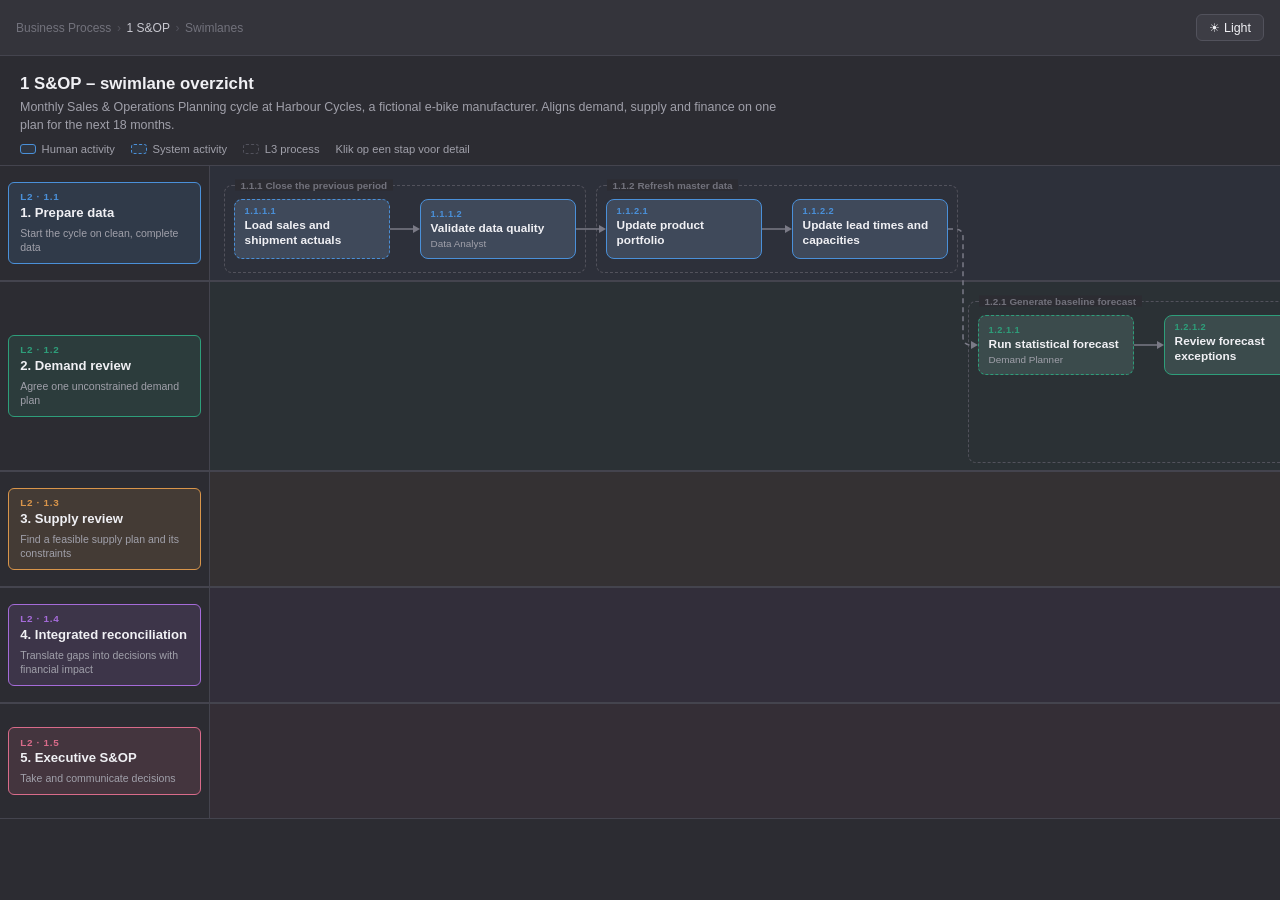
<file: examples/l1-swimlanes-sop.html>
<!DOCTYPE html>
<html lang="nl">
<head>
<meta charset="UTF-8">
<meta name="viewport" content="width=device-width, initial-scale=1.0">
<title>S&OP – L1 swimlanes</title>
<style>
:root{
  --bg:#2c2c32;--nav:#34343b;--surf:#3d3d45;--surf2:#34343b;--panel:#303037;
  --bdr:#52525c;--bdr-s:#44444e;--bdr-xs:#3a3a42;--conn:#7a7a86;
  --txt:#f0f0f4;--txt2:#c8c8d0;--txt3:#a0a0aa;--txt4:#72727c;
  --acc:#4a90d9;--acc-t:#7db3e8;--acc-10:rgba(74,144,217,.10);--acc-20:rgba(74,144,217,.20);
  --shd:rgba(0,0,0,.55);--sb-thumb:var(--acc);--sb-track:var(--bg);
}
html.light{
  --bg:#f0f2f5;--nav:#ffffff;--surf:#ffffff;--surf2:#f8f9fa;--panel:#f0f2f5;
  --bdr:#c8c8c8;--bdr-s:#e0e0e0;--bdr-xs:#ebebeb;--conn:#8a8a94;
  --txt:#1a1a1a;--txt2:#333;--txt3:#666;--txt4:#888;
  --acc:#1a6bb5;--acc-t:#1a6bb5;--acc-10:rgba(26,107,181,.08);--acc-20:rgba(26,107,181,.18);
  --shd:rgba(0,0,0,.12);--sb-thumb:var(--bdr);--sb-track:transparent;
}
*,*::before,*::after{box-sizing:border-box;margin:0;padding:0}
body{background:var(--bg);color:var(--txt);font-family:-apple-system,BlinkMacSystemFont,"Segoe UI",Roboto,sans-serif;min-height:100vh;transition:background .2s,color .2s}
#nav{position:fixed;top:0;left:0;right:0;height:56px;background:var(--nav);border-bottom:1px solid var(--bdr-s);display:flex;align-items:center;justify-content:space-between;padding:0 1rem;z-index:100;gap:.5rem}
.crumbs{display:flex;align-items:center;gap:.35rem;font-size:.75rem;color:var(--txt4);min-width:0}
.crumbs .cur{color:var(--txt2);font-weight:500}
.crumbs .sep{color:var(--bdr)}
.nav-right{display:flex;gap:.5rem;align-items:center}
button.nb{background:var(--surf);border:1px solid var(--bdr);border-radius:6px;color:var(--txt);font-size:.78rem;padding:.3rem .75rem;cursor:pointer;transition:background .15s,border-color .15s}
button.nb:hover{background:var(--bdr);border-color:var(--acc)}
#main{position:fixed;top:56px;left:0;right:0;bottom:0;display:flex}
#scroll{flex:1;overflow:auto;position:relative}
#scroll::-webkit-scrollbar{width:10px;height:10px}
#scroll::-webkit-scrollbar-thumb{background:var(--sb-thumb);border-radius:5px}
#scroll::-webkit-scrollbar-track{background:var(--sb-track)}
.head{position:sticky;left:0;padding:1.1rem 1.25rem .6rem;z-index:6;width:max-content;max-width:100vw}
.head h1{font-size:1.05rem;font-weight:600}
.head p{font-size:.78rem;color:var(--txt3);margin-top:.25rem;max-width:760px;line-height:1.45}
.legend{display:flex;gap:1rem;margin-top:.6rem;font-size:.7rem;color:var(--txt3);flex-wrap:wrap}
.legend i{display:inline-block;width:16px;height:10px;border-radius:3px;margin-right:.35rem;vertical-align:-1px;border:1.5px solid var(--acc);background:var(--acc-10)}
.legend i.sys{border-style:dashed}
.legend i.g3{background:none;border:1px dashed var(--bdr)}
#board{position:relative;margin:0 0 2rem}
.lane{position:absolute;left:0;border-top:1px solid var(--bdr-s);border-bottom:1px solid var(--bdr-s);background:color-mix(in srgb,var(--lc) 5%,transparent)}
.lane-label{position:sticky;left:0;z-index:5;width:var(--lw);height:100%;background:var(--bg);border-right:1px solid var(--bdr-s);display:flex;align-items:center;padding:.5rem .5rem}
.lane-label .in{width:100%;border:1px solid var(--lc);background:color-mix(in srgb,var(--lc) 14%,var(--bg));border-radius:6px;padding:.55rem .7rem}
.lane-label .code{font-size:.62rem;font-weight:700;letter-spacing:.07em;text-transform:uppercase;color:var(--lc)}
.lane-label .name{font-size:.82rem;font-weight:600;margin-top:.15rem;line-height:1.25}
.lane-label .goal{font-size:.66rem;color:var(--txt3);margin-top:.3rem;line-height:1.35}
.grp{position:absolute;border:1px dashed var(--bdr);border-radius:8px;pointer-events:none}
.grp span{position:absolute;top:-1px;left:10px;transform:translateY(-50%);background:var(--bg);padding:0 .35rem;font-size:.62rem;font-weight:600;color:var(--txt4);white-space:nowrap}
.node{position:absolute;border:1.5px solid var(--lc);background:color-mix(in srgb,var(--lc) 14%,var(--surf));border-radius:8px;padding:.35rem .6rem;cursor:pointer;display:flex;flex-direction:column;justify-content:center;gap:.15rem;transition:box-shadow .15s,transform .15s,border-color .15s;z-index:2}
.node.sys{border-style:dashed}
.node:hover{box-shadow:0 4px 14px var(--shd);transform:translateY(-1px)}
.node.sel{box-shadow:0 0 0 2px var(--acc),0 4px 14px var(--shd)}
.node.dim{opacity:.35}
.node .c{font-size:.58rem;font-weight:700;letter-spacing:.05em;color:var(--lc)}
.node .n{font-size:.74rem;font-weight:600;line-height:1.25}
.node .r{font-size:.62rem;color:var(--txt3);white-space:nowrap;overflow:hidden;text-overflow:ellipsis}
svg#arrows{position:absolute;top:0;left:0;pointer-events:none;z-index:3;overflow:visible}
svg#arrows path{fill:none;stroke:var(--conn);stroke-width:1.5}
svg#arrows path.hl{stroke:var(--acc);stroke-width:2}
svg#arrows path.x{stroke-dasharray:5 4}
svg#arrows polygon{fill:var(--conn)}
svg#arrows polygon.hl{fill:var(--acc)}
#detail{width:340px;flex-shrink:0;background:var(--panel);border-left:1px solid var(--bdr-s);overflow:auto;padding:1rem 1.1rem;display:none}
#detail.open{display:block}
#detail .x{float:right;background:none;border:none;color:var(--txt3);font-size:1.1rem;cursor:pointer}
#detail .crumb{font-size:.65rem;color:var(--txt4);margin-bottom:.35rem;line-height:1.4}
#detail h2{font-size:1rem;font-weight:600;margin-bottom:.2rem}
#detail .desc{font-size:.76rem;color:var(--txt2);line-height:1.45;margin:.4rem 0 .8rem}
.tag{display:inline-block;font-size:.62rem;font-weight:600;padding:.12rem .5rem;border-radius:10px;border:1px solid var(--acc);color:var(--acc-t);background:var(--acc-10);margin-right:.3rem}
.sec{font-size:.62rem;font-weight:700;letter-spacing:.07em;text-transform:uppercase;color:var(--txt4);margin:.9rem 0 .35rem}
.kv{display:grid;grid-template-columns:90px 1fr;gap:.25rem .6rem;font-size:.74rem}
.kv dt{color:var(--txt4)} .kv dd{color:var(--txt)}
.rasci{display:flex;gap:.4rem;flex-wrap:wrap}
.rasci div{flex:1 1 90px;background:var(--surf);border:1px solid var(--bdr-s);border-radius:6px;padding:.3rem .5rem}
.rasci b{display:block;font-size:.58rem;color:var(--acc-t);letter-spacing:.06em}
.rasci span{font-size:.72rem}
@media(max-width:700px){#detail{position:fixed;inset:56px 0 0 0;width:auto;z-index:50}}
</style>
</head>
<body>
<div id="nav">
  <div class="crumbs"><span>Business Process</span><span class="sep">›</span><span class="cur" id="crL1"></span><span class="sep">›</span><span>Swimlanes</span></div>
  <div class="nav-right"><button class="nb" id="tgl">☀ Light</button></div>
</div>
<div id="main">
  <div id="scroll">
    <div class="head">
      <h1 id="title"></h1><p id="sub"></p>
      <div class="legend"><span><i></i>Human activity</span><span><i class="sys"></i>System activity</span><span><i class="g3"></i>L3 process</span><span>Klik op een stap voor detail</span></div>
    </div>
    <div id="board"><svg id="arrows"></svg></div>
  </div>
  <aside id="detail"></aside>
</div>
<script>
const DATA = [{"ID": "101", "L2_code": "1.1", "L2": "1. Prepare data", "L2_goal": "Start the cycle on clean, complete data", "L3_code": "1.1.1", "L3": "Close the previous period", "L4_code": "1.1.1.1", "L4": "Load sales and shipment actuals", "R": "Demand Planner", "A": "S&OP Manager", "S": "Data Analyst", "C": "", "I": "Sales Manager", "Supplier": "ERP", "Input": "Sales orders; Shipments", "Output": "Actuals dataset", "Customer": "Demand Planner", "Type": "System activity", "KPI": "Data load on time", "Goal": "Actuals available on day 1", "Tool": "Planning platform", "Tool_function": "Data integration", "Tool_desc": "Automated nightly import from ERP into the planning platform.", "L4_Desc": "Import last month's orders, shipments and returns from ERP.", "BPO": "S&OP Manager", "L1_Desc": "Monthly Sales & Operations Planning cycle at Harbour Cycles, a fictional e-bike manufacturer. Aligns demand, supply and finance on one plan for the next 18 months.", "L1": "S&OP"}, {"ID": "102", "L2_code": "1.1", "L2": "1. Prepare data", "L2_goal": "Start the cycle on clean, complete data", "L3_code": "1.1.1", "L3": "Close the previous period", "L4_code": "1.1.1.2", "L4": "Validate data quality", "R": "Data Analyst", "A": "S&OP Manager", "S": "Demand Planner", "C": "IT Support", "I": "", "Supplier": "Planning platform", "Input": "Actuals dataset; Master data", "Output": "Validated dataset; Data issue log", "Customer": "Demand Planner; Supply Planner", "Type": "Human activity", "KPI": "% records without errors", "Goal": "Fewer than 1% data issues", "Tool": "BI dashboard", "Tool_function": "Data quality report", "Tool_desc": "Dashboard showing missing and outlier records.", "L4_Desc": "Check actuals and master data for gaps and outliers.", "BPO": "S&OP Manager", "L1_Desc": "Monthly Sales & Operations Planning cycle at Harbour Cycles, a fictional e-bike manufacturer. Aligns demand, supply and finance on one plan for the next 18 months.", "L1": "S&OP"}, {"ID": "103", "L2_code": "1.1", "L2": "1. Prepare data", "L2_goal": "Start the cycle on clean, complete data", "L3_code": "1.1.2", "L3": "Refresh master data", "L4_code": "1.1.2.1", "L4": "Update product portfolio", "R": "Product Manager", "A": "S&OP Manager", "S": "Demand Planner", "C": "Marketing", "I": "Supply Planner", "Supplier": "Product management", "Input": "Launch and phase-out list", "Output": "Updated product portfolio", "Customer": "Demand Planner; Supply Planner", "Type": "Human activity", "KPI": "Portfolio changes processed", "Goal": "No forecasts on obsolete items", "Tool": "Planning platform", "Tool_function": "Item maintenance", "Tool_desc": "Maintain item status and lifecycle dates.", "L4_Desc": "Add new models, phase out discontinued ones.", "BPO": "S&OP Manager", "L1_Desc": "Monthly Sales & Operations Planning cycle at Harbour Cycles, a fictional e-bike manufacturer. Aligns demand, supply and finance on one plan for the next 18 months.", "L1": "S&OP"}, {"ID": "104", "L2_code": "1.1", "L2": "1. Prepare data", "L2_goal": "Start the cycle on clean, complete data", "L3_code": "1.1.2", "L3": "Refresh master data", "L4_code": "1.1.2.2", "L4": "Update lead times and capacities", "R": "Supply Planner", "A": "Supply Chain Director", "S": "Procurement", "C": "Production Manager", "I": "", "Supplier": "Procurement; Production", "Input": "Supplier confirmations; Line rates", "Output": "Updated lead times; Capacity profile", "Customer": "Supply Planner", "Type": "Human activity", "KPI": "Lead time accuracy", "Goal": "Lead times within 10% of actuals", "Tool": "Planning platform", "Tool_function": "Resource maintenance", "Tool_desc": "Maintain capacities per assembly line.", "L4_Desc": "Refresh supplier lead times and line capacities.", "BPO": "S&OP Manager", "L1_Desc": "Monthly Sales & Operations Planning cycle at Harbour Cycles, a fictional e-bike manufacturer. Aligns demand, supply and finance on one plan for the next 18 months.", "L1": "S&OP"}, {"ID": "105", "L2_code": "1.2", "L2": "2. Demand review", "L2_goal": "Agree one unconstrained demand plan", "L3_code": "1.2.1", "L3": "Generate baseline forecast", "L4_code": "1.2.1.1", "L4": "Run statistical forecast", "R": "Demand Planner", "A": "S&OP Manager", "S": "Data Analyst", "C": "", "I": "Sales Manager", "Supplier": "Planning platform", "Input": "Validated dataset", "Output": "Baseline forecast", "Customer": "Demand Planner", "Type": "System activity", "KPI": "Forecast accuracy (MAPE)", "Goal": "MAPE below 25% at model level", "Tool": "Planning platform", "Tool_function": "Statistical forecasting", "Tool_desc": "Best-fit model selection with seasonality for spring peak.", "L4_Desc": "Generate an 18-month baseline per model and sales channel.", "BPO": "S&OP Manager", "L1_Desc": "Monthly Sales & Operations Planning cycle at Harbour Cycles, a fictional e-bike manufacturer. Aligns demand, supply and finance on one plan for the next 18 months.", "L1": "S&OP"}, {"ID": "106", "L2_code": "1.2", "L2": "2. Demand review", "L2_goal": "Agree one unconstrained demand plan", "L3_code": "1.2.1", "L3": "Generate baseline forecast", "L4_code": "1.2.1.2", "L4": "Review forecast exceptions", "R": "Demand Planner", "A": "S&OP Manager", "S": "Data Analyst", "C": "Sales Manager", "I": "", "Supplier": "Planning platform", "Input": "Baseline forecast; Exception list", "Output": "Reviewed baseline forecast", "Customer": "Sales Manager", "Type": "Human activity", "KPI": "Bias", "Goal": "Bias within ±5%", "Tool": "BI dashboard", "Tool_function": "Exception report", "Tool_desc": "Ranks models by forecast error and bias.", "L4_Desc": "Investigate models with high error or bias.", "BPO": "S&OP Manager", "L1_Desc": "Monthly Sales & Operations Planning cycle at Harbour Cycles, a fictional e-bike manufacturer. Aligns demand, supply and finance on one plan for the next 18 months.", "L1": "S&OP"}, {"ID": "107", "L2_code": "1.2", "L2": "2. Demand review", "L2_goal": "Agree one unconstrained demand plan", "L3_code": "1.2.2", "L3": "Enrich with market intelligence", "L4_code": "1.2.2.1", "L4": "Collect sales input", "R": "Sales Manager", "A": "Commercial Director", "S": "Demand Planner", "C": "Key Account Manager", "I": "", "Supplier": "Sales", "Input": "Reviewed baseline forecast; Promotion calendar", "Output": "Sales input", "Customer": "Demand Planner", "Type": "Human activity", "KPI": "Input submitted on time", "Goal": "All regions submit before week 2", "Tool": "Spreadsheet", "Tool_function": "Input template", "Tool_desc": "Structured template per region.", "L4_Desc": "Capture dealer promotions, tenders and key account changes.", "BPO": "S&OP Manager", "L1_Desc": "Monthly Sales & Operations Planning cycle at Harbour Cycles, a fictional e-bike manufacturer. Aligns demand, supply and finance on one plan for the next 18 months.", "L1": "S&OP"}, {"ID": "108", "L2_code": "1.2", "L2": "2. Demand review", "L2_goal": "Agree one unconstrained demand plan", "L3_code": "1.2.2", "L3": "Enrich with market intelligence", "L4_code": "1.2.2.2", "L4": "Add marketing events", "R": "Marketing Manager", "A": "Commercial Director", "S": "Demand Planner", "C": "Product Manager", "I": "", "Supplier": "Marketing", "Input": "Campaign plan", "Output": "Event uplift", "Customer": "Demand Planner", "Type": "Human activity", "KPI": "Uplift accuracy", "Goal": "Event uplift within 20%", "Tool": "Planning platform", "Tool_function": "Event planning", "Tool_desc": "Overlay campaign uplift on the baseline.", "L4_Desc": "Include launches, campaigns and trade fairs.", "BPO": "S&OP Manager", "L1_Desc": "Monthly Sales & Operations Planning cycle at Harbour Cycles, a fictional e-bike manufacturer. Aligns demand, supply and finance on one plan for the next 18 months.", "L1": "S&OP"}, {"ID": "109", "L2_code": "1.2", "L2": "2. Demand review", "L2_goal": "Agree one unconstrained demand plan", "L3_code": "1.2.2", "L3": "Enrich with market intelligence", "L4_code": "1.2.2.3", "L4": "Consolidate demand plan", "R": "Demand Planner", "A": "S&OP Manager", "S": "", "C": "Sales Manager; Marketing Manager", "I": "Supply Planner", "Supplier": "Sales; Marketing", "Input": "Reviewed baseline forecast; Sales input; Event uplift", "Output": "Consensus demand plan (draft)", "Customer": "Demand review meeting", "Type": "Human activity", "KPI": "Forecast value add", "Goal": "Consensus beats baseline accuracy", "Tool": "Planning platform", "Tool_function": "Consensus forecasting", "Tool_desc": "Layered forecast with audit trail per contributor.", "L4_Desc": "Merge baseline, sales and marketing input into one plan.", "BPO": "S&OP Manager", "L1_Desc": "Monthly Sales & Operations Planning cycle at Harbour Cycles, a fictional e-bike manufacturer. Aligns demand, supply and finance on one plan for the next 18 months.", "L1": "S&OP"}, {"ID": "110", "L2_code": "1.2", "L2": "2. Demand review", "L2_goal": "Agree one unconstrained demand plan", "L3_code": "1.2.3", "L3": "Hold demand review", "L4_code": "1.2.3.1", "L4": "Demand review meeting", "R": "S&OP Manager", "A": "Commercial Director", "S": "Demand Planner", "C": "Sales Manager; Marketing Manager; Finance Controller", "I": "Supply Planner", "Supplier": "Demand Planner", "Input": "Consensus demand plan (draft)", "Output": "Approved demand plan", "Customer": "Supply Planner", "Type": "Meeting", "KPI": "Decisions documented", "Goal": "Demand plan approved in week 3", "Tool": "N/A", "Tool_function": "", "Tool_desc": "", "L4_Desc": "Challenge assumptions and agree the demand plan.", "BPO": "S&OP Manager", "L1_Desc": "Monthly Sales & Operations Planning cycle at Harbour Cycles, a fictional e-bike manufacturer. Aligns demand, supply and finance on one plan for the next 18 months.", "L1": "S&OP"}, {"ID": "111", "L2_code": "1.3", "L2": "3. Supply review", "L2_goal": "Find a feasible supply plan and its constraints", "L3_code": "1.3.1", "L3": "Plan supply", "L4_code": "1.3.1.1", "L4": "Run supply plan", "R": "Supply Planner", "A": "Supply Chain Director", "S": "", "C": "Production Manager", "I": "Procurement", "Supplier": "Demand Planner", "Input": "Approved demand plan; Capacity profile; Updated lead times", "Output": "Constrained supply plan", "Customer": "Supply Planner", "Type": "System activity", "KPI": "Plan run on time", "Goal": "Plan available within 1 day", "Tool": "Planning platform", "Tool_function": "Supply optimisation", "Tool_desc": "Constraint-based planning across lines and suppliers.", "L4_Desc": "Calculate assembly, frame and battery requirements against constraints.", "BPO": "S&OP Manager", "L1_Desc": "Monthly Sales & Operations Planning cycle at Harbour Cycles, a fictional e-bike manufacturer. Aligns demand, supply and finance on one plan for the next 18 months.", "L1": "S&OP"}, {"ID": "112", "L2_code": "1.3", "L2": "3. Supply review", "L2_goal": "Find a feasible supply plan and its constraints", "L3_code": "1.3.1", "L3": "Plan supply", "L4_code": "1.3.1.2", "L4": "Analyse capacity bottlenecks", "R": "Supply Planner", "A": "Supply Chain Director", "S": "Production Manager", "C": "Procurement", "I": "", "Supplier": "Planning platform", "Input": "Constrained supply plan", "Output": "Bottleneck overview", "Customer": "Supply review meeting", "Type": "Human activity", "KPI": "Capacity utilisation", "Goal": "No line above 95% for more than 2 weeks", "Tool": "BI dashboard", "Tool_function": "Capacity heatmap", "Tool_desc": "Utilisation per line per week.", "L4_Desc": "Identify overloaded lines and critical components.", "BPO": "S&OP Manager", "L1_Desc": "Monthly Sales & Operations Planning cycle at Harbour Cycles, a fictional e-bike manufacturer. Aligns demand, supply and finance on one plan for the next 18 months.", "L1": "S&OP"}, {"ID": "113", "L2_code": "1.3", "L2": "3. Supply review", "L2_goal": "Find a feasible supply plan and its constraints", "L3_code": "1.3.1", "L3": "Plan supply", "L4_code": "1.3.1.3", "L4": "Align critical components", "R": "Procurement", "A": "Supply Chain Director", "S": "Supply Planner", "C": "Supplier", "I": "", "Supplier": "Supplier", "Input": "Bottleneck overview; Component requirements", "Output": "Supplier commitments", "Customer": "Supply Planner", "Type": "Human activity", "KPI": "Supplier confirmation rate", "Goal": "95% of critical volume confirmed", "Tool": "Supplier portal", "Tool_function": "Collaboration", "Tool_desc": "Share forecasts and collect confirmations.", "L4_Desc": "Confirm battery and motor availability with suppliers.", "BPO": "S&OP Manager", "L1_Desc": "Monthly Sales & Operations Planning cycle at Harbour Cycles, a fictional e-bike manufacturer. Aligns demand, supply and finance on one plan for the next 18 months.", "L1": "S&OP"}, {"ID": "114", "L2_code": "1.3", "L2": "3. Supply review", "L2_goal": "Find a feasible supply plan and its constraints", "L3_code": "1.3.2", "L3": "Hold supply review", "L4_code": "1.3.2.1", "L4": "Supply review meeting", "R": "Supply Planner", "A": "Supply Chain Director", "S": "Production Manager", "C": "Procurement; Finance Controller", "I": "S&OP Manager", "Supplier": "Supply Planner", "Input": "Constrained supply plan; Supplier commitments", "Output": "Approved supply plan; Gap list", "Customer": "S&OP Manager", "Type": "Meeting", "KPI": "Gaps with owner", "Goal": "Every gap has an owner and option", "Tool": "N/A", "Tool_function": "", "Tool_desc": "", "L4_Desc": "Agree the supply plan and escalate unresolved gaps.", "BPO": "S&OP Manager", "L1_Desc": "Monthly Sales & Operations Planning cycle at Harbour Cycles, a fictional e-bike manufacturer. Aligns demand, supply and finance on one plan for the next 18 months.", "L1": "S&OP"}, {"ID": "115", "L2_code": "1.4", "L2": "4. Integrated reconciliation", "L2_goal": "Translate gaps into decisions with financial impact", "L3_code": "1.4.1", "L3": "Build scenarios", "L4_code": "1.4.1.1", "L4": "Create gap-closing scenarios", "R": "S&OP Manager", "A": "Supply Chain Director", "S": "Supply Planner; Demand Planner", "C": "Finance Controller", "I": "", "Supplier": "S&OP Manager", "Input": "Gap list; Approved demand plan; Approved supply plan", "Output": "Scenario set", "Customer": "Finance Controller", "Type": "Human activity", "KPI": "Scenarios per gap", "Goal": "At least 2 options per major gap", "Tool": "Planning platform", "Tool_function": "Scenario planning", "Tool_desc": "Copy the plan into scenarios and compare side by side.", "L4_Desc": "Model options such as overtime, extra supplier or allocation.", "BPO": "S&OP Manager", "L1_Desc": "Monthly Sales & Operations Planning cycle at Harbour Cycles, a fictional e-bike manufacturer. Aligns demand, supply and finance on one plan for the next 18 months.", "L1": "S&OP"}, {"ID": "116", "L2_code": "1.4", "L2": "4. Integrated reconciliation", "L2_goal": "Translate gaps into decisions with financial impact", "L3_code": "1.4.1", "L3": "Build scenarios", "L4_code": "1.4.1.2", "L4": "Assess financial impact", "R": "Finance Controller", "A": "CFO", "S": "S&OP Manager", "C": "", "I": "Commercial Director", "Supplier": "S&OP Manager", "Input": "Scenario set", "Output": "Scenario financials", "Customer": "Executive S&OP meeting", "Type": "Human activity", "KPI": "Plan-to-budget gap", "Goal": "Gap explained per scenario", "Tool": "BI dashboard", "Tool_function": "Financial bridge", "Tool_desc": "Volume-to-value bridge per scenario.", "L4_Desc": "Value each scenario in revenue, margin and working capital.", "BPO": "S&OP Manager", "L1_Desc": "Monthly Sales & Operations Planning cycle at Harbour Cycles, a fictional e-bike manufacturer. Aligns demand, supply and finance on one plan for the next 18 months.", "L1": "S&OP"}, {"ID": "117", "L2_code": "1.5", "L2": "5. Executive S&OP", "L2_goal": "Take and communicate decisions", "L3_code": "1.5.1", "L3": "Decide and release", "L4_code": "1.5.1.1", "L4": "Executive S&OP meeting", "R": "S&OP Manager", "A": "CEO", "S": "Finance Controller", "C": "Commercial Director; Supply Chain Director; CFO", "I": "All planners", "Supplier": "S&OP Manager", "Input": "Scenario set; Scenario financials", "Output": "Decisions; Released S&OP plan", "Customer": "Planners; Operations", "Type": "Meeting", "KPI": "Decisions taken on time", "Goal": "All open decisions closed", "Tool": "N/A", "Tool_function": "", "Tool_desc": "", "L4_Desc": "Decide on scenarios and confirm the plan.", "BPO": "S&OP Manager", "L1_Desc": "Monthly Sales & Operations Planning cycle at Harbour Cycles, a fictional e-bike manufacturer. Aligns demand, supply and finance on one plan for the next 18 months.", "L1": "S&OP"}, {"ID": "118", "L2_code": "1.5", "L2": "5. Executive S&OP", "L2_goal": "Take and communicate decisions", "L3_code": "1.5.1", "L3": "Decide and release", "L4_code": "1.5.1.2", "L4": "Release plan and communicate", "R": "S&OP Manager", "A": "Supply Chain Director", "S": "Demand Planner; Supply Planner", "C": "", "I": "Sales; Production; Procurement", "Supplier": "Executive S&OP meeting", "Input": "Released S&OP plan; Decisions", "Output": "Published plan; Decision log", "Customer": "S&OE", "Type": "Human activity", "KPI": "Plan published within 1 day", "Goal": "Everyone works from the same numbers", "Tool": "Planning platform", "Tool_function": "Plan publishing", "Tool_desc": "Promote the approved scenario to the official plan.", "L4_Desc": "Publish the plan and decisions to all stakeholders.", "BPO": "S&OP Manager", "L1_Desc": "Monthly Sales & Operations Planning cycle at Harbour Cycles, a fictional e-bike manufacturer. Aligns demand, supply and finance on one plan for the next 18 months.", "L1": "S&OP"}];

// ── Layout ───────────────────────────────────────────────
const LW=210, COL=186, NW=156, NH=60, TOP=34, ROWGAP=14, PADX=24, PADB=22;
const COLORS=['#4a90d9','#2e9e7a','#d9954a','#a56bd9','#d96b8a'];
// Stappen die parallel lopen delen een kolom (volgorde = kolomvolgorde)
const PAR={'1.2.2.1':0,'1.2.2.2':1};
const lanes=[...new Set(DATA.map(d=>d.L2_code))].map((c,i)=>{
  const s=DATA.filter(d=>d.L2_code===c);
  return {code:c,name:s[0].L2,goal:s[0].L2_goal,steps:s,color:COLORS[i%COLORS.length],idx:i};
});
// kolom + subrij per stap
let col=0; const pos={};
DATA.forEach((d,i)=>{
  const code=d.L4_code;
  if(code in PAR){ if(PAR[code]===0){pos[code]={col:col,sub:0}} else {pos[code]={col:col,sub:1}; col++} }
  else {pos[code]={col:col,sub:0}; col++}
});
const nCols=col;
// subrijen per lane
lanes.forEach(l=>{ l.rows=1+Math.max(...l.steps.map(s=>pos[s.L4_code].sub)); l.h=TOP+l.rows*NH+(l.rows-1)*ROWGAP+PADB; });
let y=0; lanes.forEach(l=>{l.y=y;y+=l.h});
const boardW=LW+PADX*2+nCols*COL, boardH=y;
const board=document.getElementById('board'); board.style.width=boardW+'px'; board.style.height=boardH+'px';

const byCode={}; const nodes={};
DATA.forEach(d=>byCode[d.L4_code]=d);
const esc=s=>String(s??'').replace(/[&<>]/g,m=>({'&':'&amp;','<':'&lt;','>':'&gt;'}[m]));

lanes.forEach(l=>{
  const el=document.createElement('div'); el.className='lane';
  el.style.cssText=`top:${l.y}px;height:${l.h}px;width:${boardW}px;--lc:${l.color};--lw:${LW}px`;
  el.innerHTML=`<div class="lane-label"><div class="in"><div class="code">L2 · ${esc(l.code)}</div><div class="name">${esc(l.name)}</div><div class="goal">${esc(l.goal)}</div></div></div>`;
  board.appendChild(el);
  // L3 groepen
  [...new Set(l.steps.map(s=>s.L3_code))].forEach(c3=>{
    const ss=l.steps.filter(s=>s.L3_code===c3);
    const cs=ss.map(s=>pos[s.L4_code].col), mn=Math.min(...cs), mx=Math.max(...cs);
    const g=document.createElement('div'); g.className='grp';
    g.style.cssText=`left:${LW+PADX+mn*COL-10}px;top:${l.y+TOP-14}px;width:${(mx-mn)*COL+NW+20}px;height:${l.h-TOP+14-8}px`;
    g.innerHTML=`<span>${esc(c3)} ${esc(ss[0].L3)}</span>`; board.appendChild(g);
  });
  l.steps.forEach(s=>{
    const p=pos[s.L4_code];
    const n=document.createElement('div'); n.className='node'+(s.Type.toLowerCase().startsWith('system')?' sys':'');
    n.style.cssText=`left:${LW+PADX+p.col*COL}px;top:${l.y+TOP+p.sub*(NH+ROWGAP)}px;width:${NW}px;height:${NH}px;--lc:${l.color}`;
    n.innerHTML=`<div class="c">${esc(s.L4_code)}</div><div class="n">${esc(s.L4)}</div><div class="r">${esc(s.R)}</div>`;
    n.onclick=()=>select(s.L4_code); n.dataset.code=s.L4_code;
    board.appendChild(n);
    nodes[s.L4_code]={el:n,x:LW+PADX+p.col*COL,y:l.y+TOP+p.sub*(NH+ROWGAP)};
  });
});

// ── Flow (volgorde uit de data, met parallelle tak 1.2.2.1/.2 → 1.2.2.3) ──
const codes=DATA.map(d=>d.L4_code);
const edges=[];
codes.forEach((c,i)=>{
  if(i===0)return;
  if(c==='1.2.2.2'){edges.push(['1.2.1.2',c]);return}      // parallel tak
  if(c==='1.2.2.1'){edges.push(['1.2.1.2',c]);return}
  if(c==='1.2.2.3'){edges.push(['1.2.2.1',c],['1.2.2.2',c]);return}
  edges.push([codes[i-1],c]);
});
const svg=document.getElementById('arrows'); svg.setAttribute('width',boardW); svg.setAttribute('height',boardH);
const drawn=[];
edges.forEach(([a,b])=>{
  const A=nodes[a],B=nodes[b];
  const x1=A.x+NW,y1=A.y+NH/2,x2=B.x,y2=B.y+NH/2;
  const cross=lanes.find(l=>l.steps.some(s=>s.L4_code===a))!==lanes.find(l=>l.steps.some(s=>s.L4_code===b));
  let d;
  if(Math.abs(y1-y2)<1) d=`M${x1},${y1}H${x2-6}`;
  else{
    const mx=x1+(x2-x1)/2, r=8, dir=y2>y1?1:-1;
    d=`M${x1},${y1}H${mx-r}Q${mx},${y1} ${mx},${y1+dir*r}V${y2-dir*r}Q${mx},${y2} ${mx+r},${y2}H${x2-6}`;
  }
  const p=document.createElementNS('http://www.w3.org/2000/svg','path'); p.setAttribute('d',d); if(cross)p.classList.add('x'); svg.appendChild(p);
  const t=document.createElementNS('http://www.w3.org/2000/svg','polygon'); t.setAttribute('points',`${x2},${y2} ${x2-7},${y2-4} ${x2-7},${y2+4}`); svg.appendChild(t);
  drawn.push({a,b,p,t});
});

// ── Detail ────────────────────────────────────────────────
const det=document.getElementById('detail'); let selCode=null;
function select(code){
  selCode=code===selCode?null:code;
  Object.entries(nodes).forEach(([c,n])=>{
    const rel=selCode&&(c===selCode||drawn.some(e=>(e.a===selCode&&e.b===c)||(e.b===selCode&&e.a===c)));
    n.el.classList.toggle('sel',c===selCode); n.el.classList.toggle('dim',!!selCode&&!rel);
  });
  drawn.forEach(e=>{const on=selCode&&(e.a===selCode||e.b===selCode);e.p.classList.toggle('hl',!!on);e.t.classList.toggle('hl',!!on)});
  if(!selCode){det.classList.remove('open');return}
  const s=byCode[code];
  const row=(k,v)=>v?`<dt>${k}</dt><dd>${esc(v)}</dd>`:'';
  det.innerHTML=`<button class="x" onclick="select('${code}')">✕</button>
  <div class="crumb">${esc(s.L1)} › ${esc(s.L2)} › ${esc(s.L3_code)} ${esc(s.L3)}</div>
  <h2>${esc(s.L4_code)} ${esc(s.L4)}</h2>
  <div><span class="tag">${esc(s.Type)}</span>${s.Tool&&s.Tool!=='N/A'?`<span class="tag">${esc(s.Tool)}</span>`:''}</div>
  <p class="desc">${esc(s.L4_Desc)}</p>
  <div class="sec">RASCI</div>
  <div class="rasci"><div><b>R</b><span>${esc(s.R)||'–'}</span></div><div><b>A</b><span>${esc(s.A)||'–'}</span></div><div><b>S</b><span>${esc(s.S)||'–'}</span></div><div><b>C</b><span>${esc(s.C)||'–'}</span></div><div><b>I</b><span>${esc(s.I)||'–'}</span></div></div>
  <div class="sec">Flow</div>
  <dl class="kv">${row('Supplier',s.Supplier)}${row('Input',s.Input)}${row('Output',s.Output)}${row('Customer',s.Customer)}</dl>
  <div class="sec">Performance</div>
  <dl class="kv">${row('KPI',s.KPI)}${row('Goal',s.Goal)}</dl>
  <div class="sec">Tool</div>
  <dl class="kv">${row('Tool',s.Tool)}${row('Function',s.Tool_function)}${row('Beschrijving',s.Tool_desc)}</dl>`;
  det.classList.add('open');
}
document.getElementById('crL1').textContent='1 '+DATA[0].L1;
document.getElementById('title').textContent='1 '+DATA[0].L1+' – swimlane overzicht';
document.getElementById('sub').textContent=DATA[0].L1_Desc;
const tgl=document.getElementById('tgl');
tgl.onclick=()=>{const l=document.documentElement.classList.toggle('light');tgl.textContent=l?'☾ Dark':'☀ Light'};
</script>
</body>
</html>
</file>
